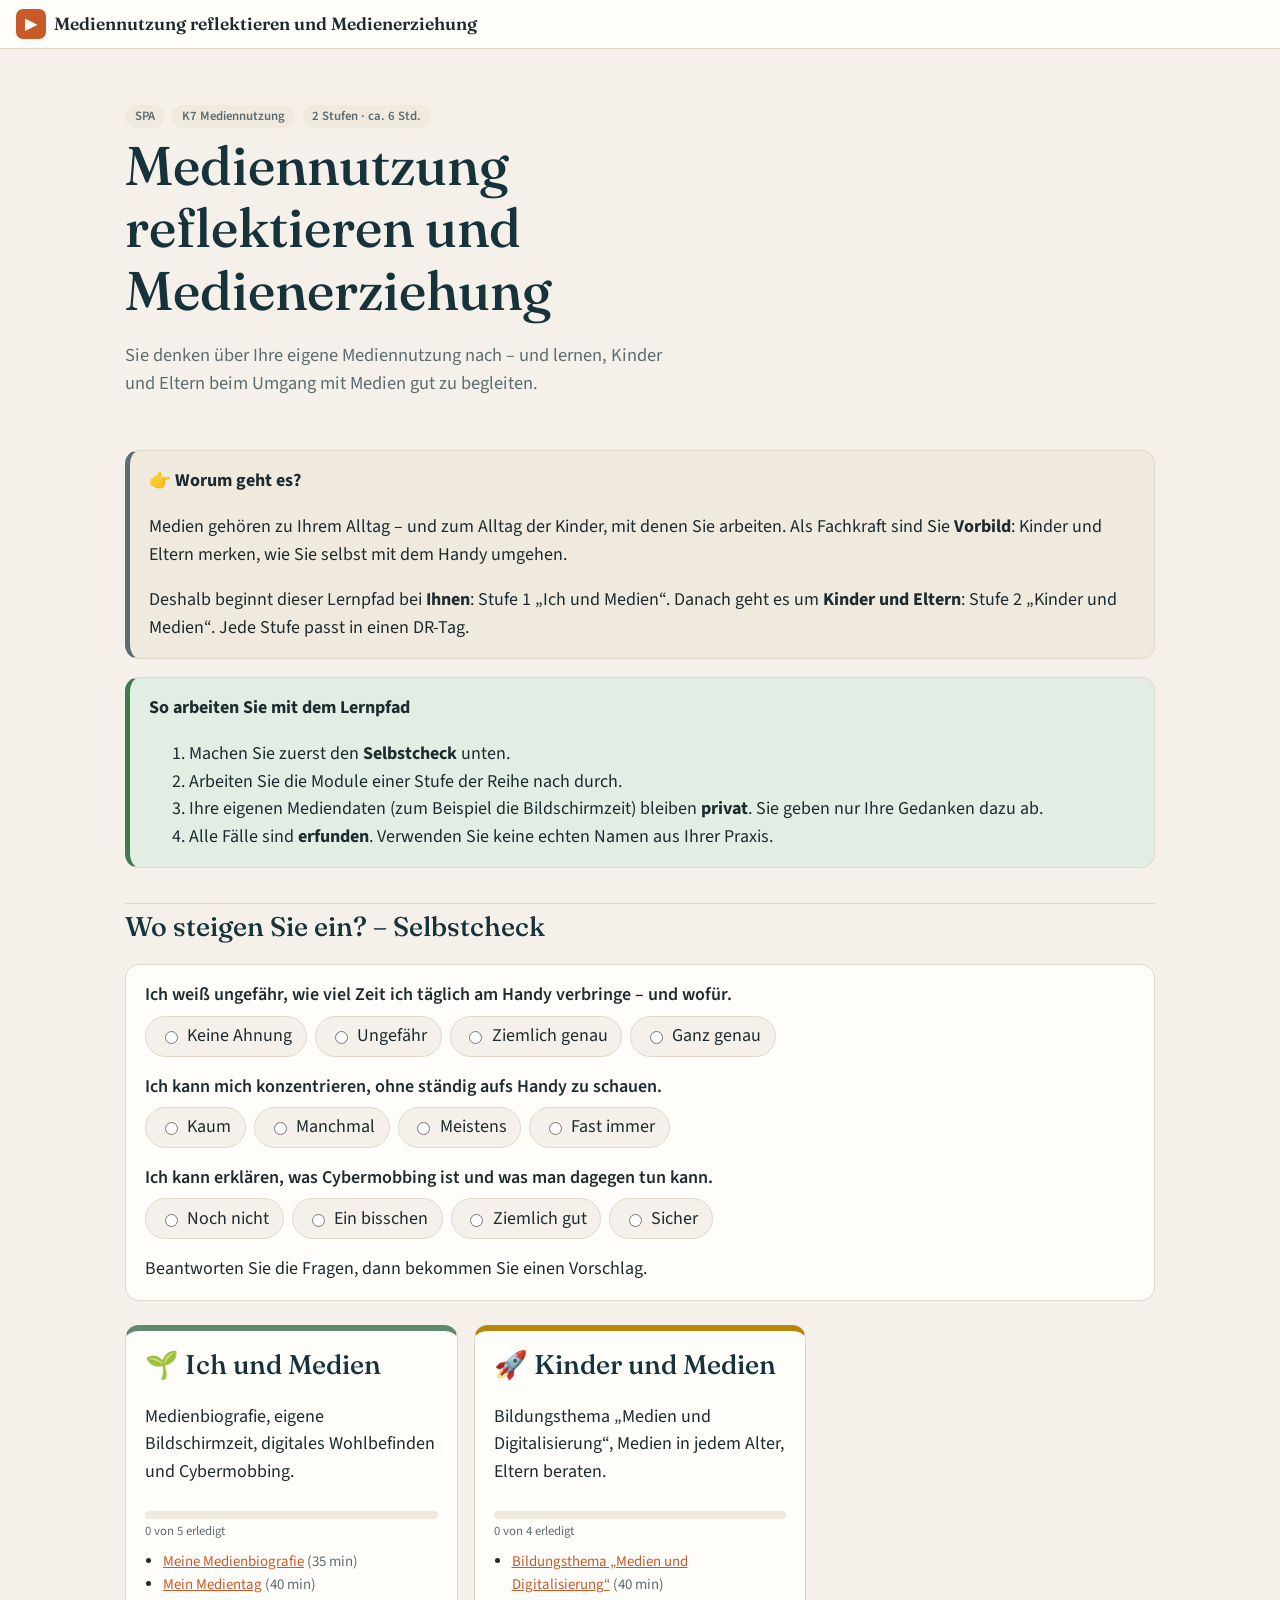
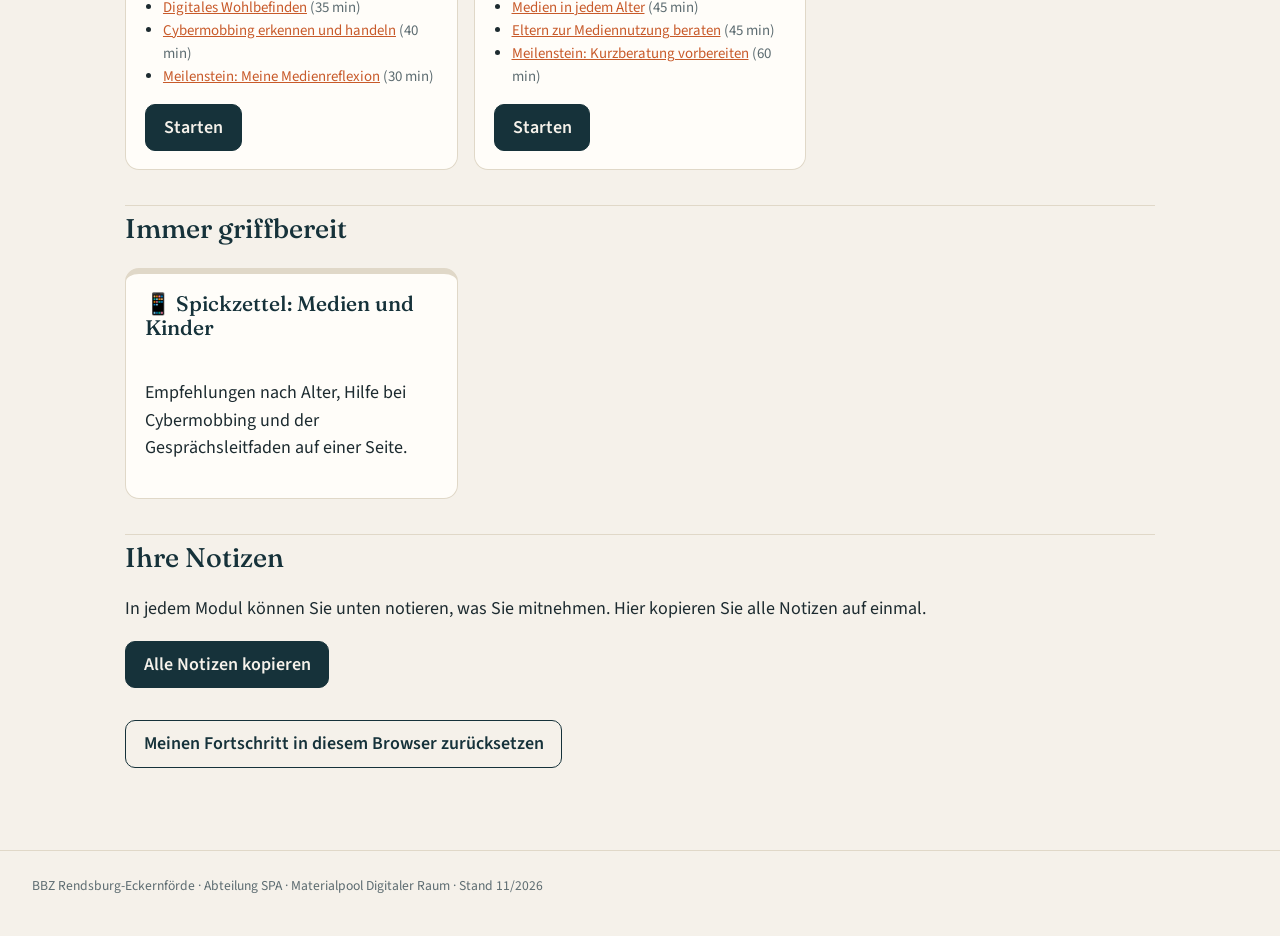
<file: docs/index.html>
<!doctype html>
<html lang="de">
<head>
<meta charset="utf-8">
<meta name="viewport" content="width=device-width, initial-scale=1">
<title>Übersicht – Mediennutzung reflektieren und Medienerziehung</title>
<link rel="stylesheet" href="assets/css/style.css">
<link rel="stylesheet" href="assets/css/kurs.css">
<script src="assets/js/kurs.js"></script>
<script src="assets/js/medien.js" defer></script>
<script src="assets/js/app.js" defer></script>
</head>
<body>
<header id="topbar"></header>
<div class="layout wide">

<main>
<section class="hero"><div class="badges"><span class="badge">SPA</span><span class="badge">K7 Mediennutzung</span><span class="badge">2 Stufen · ca. 6 Std.</span></div><h1>Mediennutzung reflektieren und Medienerziehung</h1><p class="lead">Sie denken über Ihre eigene Mediennutzung nach – und lernen, Kinder und Eltern beim Umgang mit Medien gut zu begleiten.</p></section><div class="box note"><div class="box-title">👉 Worum geht es?</div><p>Medien gehören zu Ihrem Alltag – und zum Alltag der Kinder, mit denen Sie arbeiten. Als Fachkraft sind Sie <strong>Vorbild</strong>: Kinder und Eltern merken, wie Sie selbst mit dem Handy umgehen.</p>
<p>Deshalb beginnt dieser Lernpfad bei <strong>Ihnen</strong>: Stufe 1 „Ich und Medien“. Danach geht es um <strong>Kinder und Eltern</strong>: Stufe 2 „Kinder und Medien“. Jede Stufe passt in einen DR-Tag.</p>
</div><div class="box tip"><div class="box-title">So arbeiten Sie mit dem Lernpfad</div><ol>
<li>Machen Sie zuerst den <strong>Selbstcheck</strong> unten.</li>
<li>Arbeiten Sie die Module einer Stufe der Reihe nach durch.</li>
<li>Ihre eigenen Mediendaten (zum Beispiel die Bildschirmzeit) bleiben <strong>privat</strong>. Sie geben nur Ihre Gedanken dazu ab.</li>
<li>Alle Fälle sind <strong>erfunden</strong>. Verwenden Sie keine echten Namen aus Ihrer Praxis.</li>
</ol>
</div><h2>Wo steigen Sie ein? – Selbstcheck</h2><div class="box selfcheck" id="selfcheck"><div class="scq"><p>Ich weiß ungefähr, wie viel Zeit ich täglich am Handy verbringe – und wofür.</p><div class="opts"><label><input type="radio" name="q1" value="0">Keine Ahnung</label><label><input type="radio" name="q1" value="1">Ungefähr</label><label><input type="radio" name="q1" value="2">Ziemlich genau</label><label><input type="radio" name="q1" value="3">Ganz genau</label></div></div><div class="scq"><p>Ich kann mich konzentrieren, ohne ständig aufs Handy zu schauen.</p><div class="opts"><label><input type="radio" name="q2" value="0">Kaum</label><label><input type="radio" name="q2" value="1">Manchmal</label><label><input type="radio" name="q2" value="2">Meistens</label><label><input type="radio" name="q2" value="3">Fast immer</label></div></div><div class="scq"><p>Ich kann erklären, was Cybermobbing ist und was man dagegen tun kann.</p><div class="opts"><label><input type="radio" name="q3" value="0">Noch nicht</label><label><input type="radio" name="q3" value="1">Ein bisschen</label><label><input type="radio" name="q3" value="2">Ziemlich gut</label><label><input type="radio" name="q3" value="3">Sicher</label></div></div><p id="suggest" aria-live="polite">Beantworten Sie die Fragen, dann bekommen Sie einen Vorschlag.</p></div><div class="levels"><div class="level-card ich-und-medien"><h2>🌱 Ich und Medien</h2><p>Medienbiografie, eigene Bildschirmzeit, digitales Wohlbefinden und Cybermobbing.</p><div data-progress="ich-und-medien"></div><ul data-modlist="ich-und-medien"></ul><a class="btn" href="i1-meine-medienbiografie.html">Starten</a></div><div class="level-card kinder-und-medien"><h2>🚀 Kinder und Medien</h2><p>Bildungsthema „Medien und Digitalisierung“, Medien in jedem Alter, Eltern beraten.</p><div data-progress="kinder-und-medien"></div><ul data-modlist="kinder-und-medien"></ul><a class="btn" href="k1-bildungsthema-medien-und-digitalisierung.html">Starten</a></div></div><h2>Immer griffbereit</h2><div class="levels"><a class="level-card" href="spickzettel.html" style="text-decoration:none;color:inherit"><h3 style="margin-top:0">📱 Spickzettel: Medien und Kinder</h3><p>Empfehlungen nach Alter, Hilfe bei Cybermobbing und der Gesprächsleitfaden auf einer Seite.</p></a></div><h2>Ihre Notizen</h2><p>In jedem Modul können Sie unten notieren, was Sie mitnehmen. Hier kopieren Sie alle Notizen auf einmal.</p><p><button class="btn" id="copy-notes" type="button">Alle Notizen kopieren</button> <span id="copy-notes-msg" style="color:var(--ok);font-weight:600"></span></p><p style="margin-top:2rem"><button class="btn secondary" id="reset-progress" type="button">Meinen Fortschritt in diesem Browser zurücksetzen</button></p>
</main>
</div>
<footer class="site">BBZ Rendsburg-Eckernförde · Abteilung SPA · Materialpool Digitaler Raum · Stand 11/2026</footer>
</body>
</html>
</file>
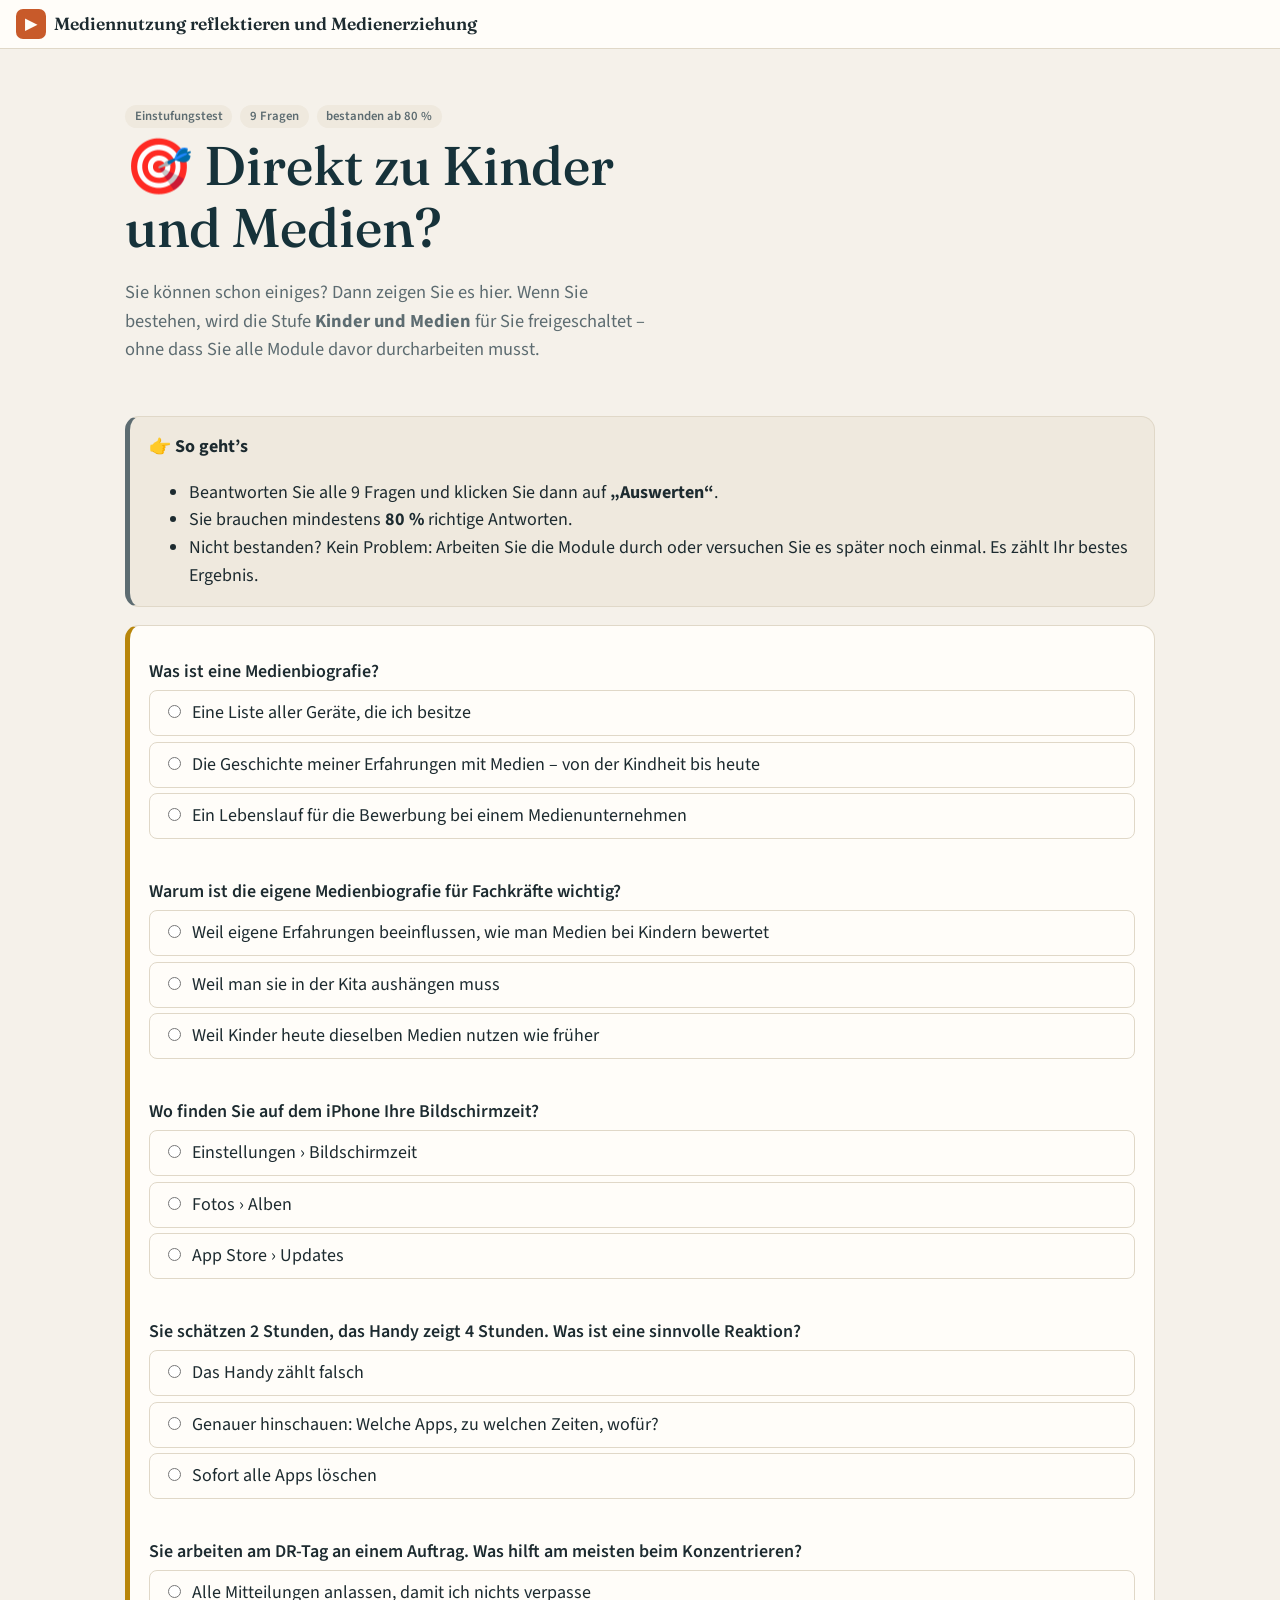
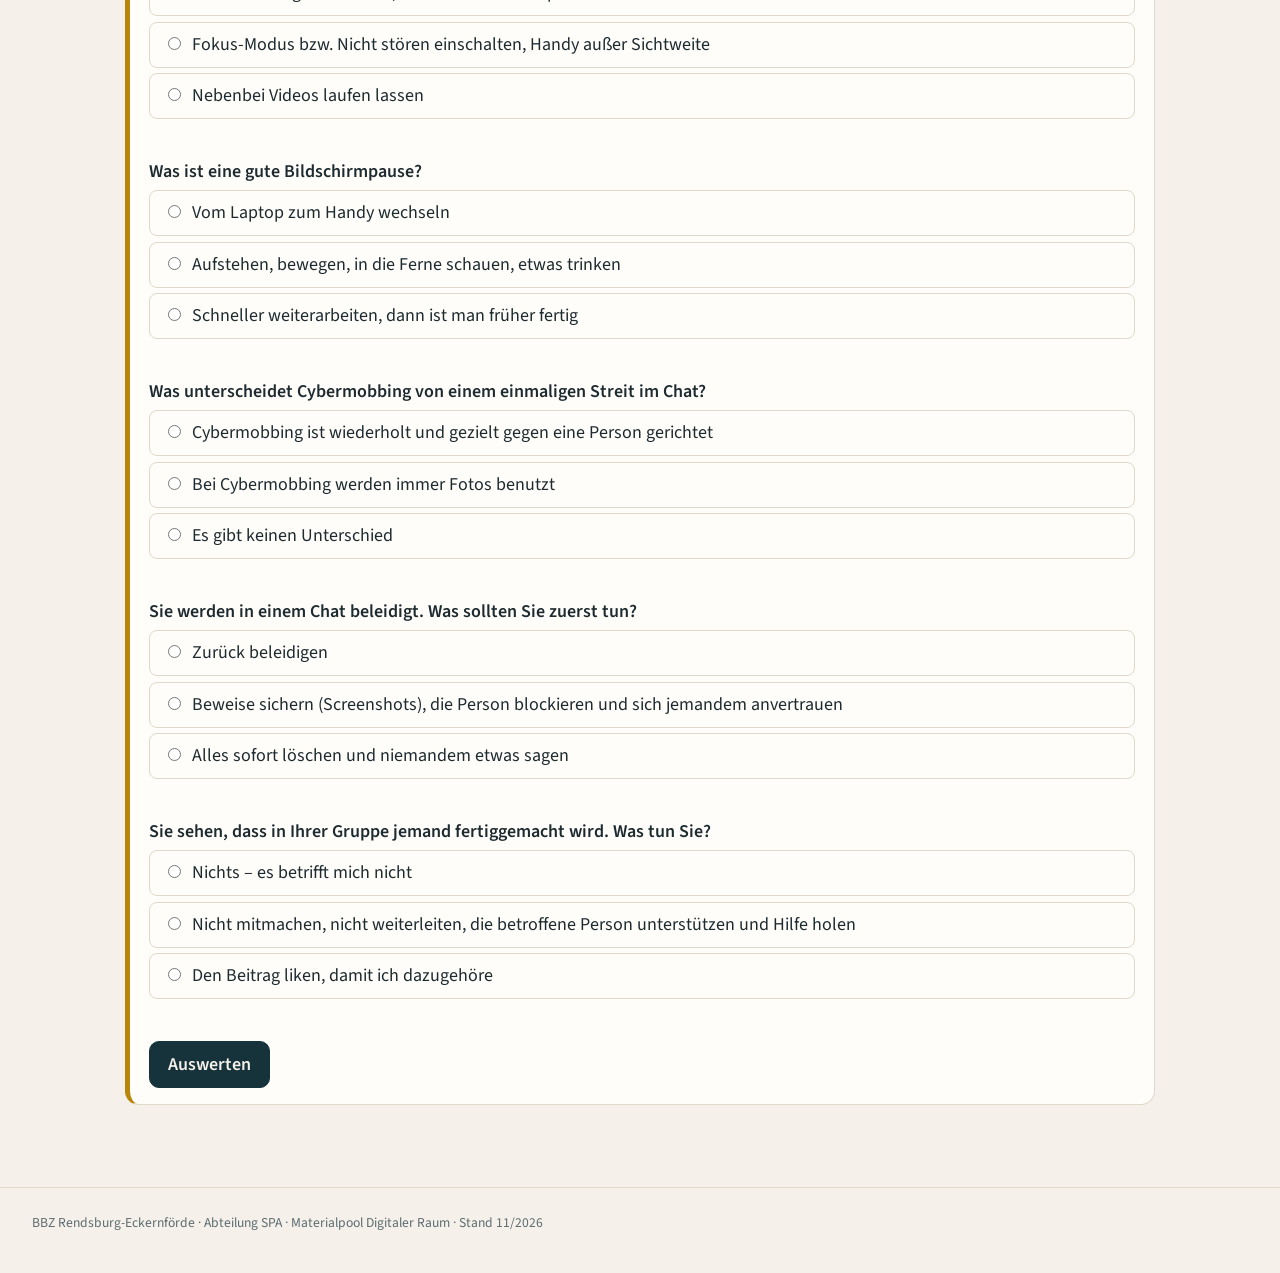
<file: docs/einstufung-kinder-und-medien.html>
<!doctype html>
<html lang="de">
<head>
<meta charset="utf-8">
<meta name="viewport" content="width=device-width, initial-scale=1">
<title>Einstufungstest: direkt zu Kinder und Medien – Mediennutzung reflektieren und Medienerziehung</title>
<link rel="stylesheet" href="assets/css/style.css">
<link rel="stylesheet" href="assets/css/kurs.css">
<script src="assets/js/kurs.js"></script>
<script src="assets/js/medien.js" defer></script>
<script src="assets/js/app.js" defer></script>
</head>
<body data-page="test" data-bestehen="80" data-stufe="Kinder und Medien">
<header id="topbar"></header>
<div class="layout wide">

<main>
<section class="hero"><div class="badges"><span class="badge">Einstufungstest</span><span class="badge">9 Fragen</span><span class="badge">bestanden ab 80 %</span></div>
<h1>🎯 Direkt zu Kinder und Medien?</h1>
<p class="lead">Sie können schon einiges? Dann zeigen Sie es hier. Wenn Sie bestehen, wird die Stufe <strong>Kinder und Medien</strong> für Sie freigeschaltet – ohne dass Sie alle Module davor durcharbeiten musst.</p></section>
<div class="box note"><div class="box-title">👉 So geht’s</div><ul><li>Beantworten Sie alle 9 Fragen und klicken Sie dann auf <strong>„Auswerten“</strong>.</li>
<li>Sie brauchen mindestens <strong>80 %</strong> richtige Antworten.</li><li>Nicht bestanden? Kein Problem: Arbeiten Sie die Module durch oder versuchen Sie es später noch einmal. Es zählt Ihr bestes Ergebnis.</li></ul></div>
<div id="test-best" aria-live="polite"></div>
<form id="test" class="box quiz"><div class="tq" data-right="2" data-quelle="I1 · Meine Medienbiografie"><p class="q">Was ist eine Medienbiografie?</p><ol><li>Eine Liste aller Geräte, die ich besitze</li><li>Die Geschichte meiner Erfahrungen mit Medien – von der Kindheit bis heute</li><li>Ein Lebenslauf für die Bewerbung bei einem Medienunternehmen</li></ol><p class="fb" data-ok="Genau. Es geht um Ihre Erlebnisse mit Medien und wie sie Sie geprägt haben." data-no="Eine Medienbiografie erzählt Ihre Geschichte mit Medien – nicht nur, welche Geräte Sie haben."></p></div>
<div class="tq" data-right="1" data-quelle="I1 · Meine Medienbiografie"><p class="q">Warum ist die eigene Medienbiografie für Fachkräfte wichtig?</p><ol><li>Weil eigene Erfahrungen beeinflussen, wie man Medien bei Kindern bewertet</li><li>Weil man sie in der Kita aushängen muss</li><li>Weil Kinder heute dieselben Medien nutzen wie früher</li></ol><p class="fb" data-ok="Richtig. Wer seine eigene Prägung kennt, urteilt über die Mediennutzung von Kindern und Eltern fairer." data-no="Es geht um die eigene Haltung: Unsere Erfahrungen prägen, wie wir Medien bei Kindern sehen."></p></div>
<div class="tq" data-right="1" data-quelle="I2 · Mein Medientag"><p class="q">Wo finden Sie auf dem iPhone Ihre Bildschirmzeit?</p><ol><li>Einstellungen › Bildschirmzeit</li><li>Fotos › Alben</li><li>App Store › Updates</li></ol><p class="fb" data-ok="Richtig. Unter Einstellungen › Bildschirmzeit sehen Sie die Nutzung pro Tag und Woche." data-no="Die Bildschirmzeit steht in den Einstellungen – unter „Bildschirmzeit“."></p></div>
<div class="tq" data-right="2" data-quelle="I2 · Mein Medientag"><p class="q">Sie schätzen 2 Stunden, das Handy zeigt 4 Stunden. Was ist eine sinnvolle Reaktion?</p><ol><li>Das Handy zählt falsch</li><li>Genauer hinschauen: Welche Apps, zu welchen Zeiten, wofür?</li><li>Sofort alle Apps löschen</li></ol><p class="fb" data-ok="Genau. Der Unterschied ist ein Anlass zum Nachdenken – nicht zum Schämen." data-no="Die Zahlen sind ein guter Anlass, genauer hinzuschauen: Wofür nutze ich das Handy wann?"></p></div>
<div class="tq" data-right="2" data-quelle="I3 · Digitales Wohlbefinden"><p class="q">Sie arbeiten am DR-Tag an einem Auftrag. Was hilft am meisten beim Konzentrieren?</p><ol><li>Alle Mitteilungen anlassen, damit ich nichts verpasse</li><li>Fokus-Modus bzw. Nicht stören einschalten, Handy außer Sichtweite</li><li>Nebenbei Videos laufen lassen</li></ol><p class="fb" data-ok="Richtig. Jede Mitteilung reißt Sie aus der Aufgabe – auch wenn Sie sie nur kurz ansehen." data-no="Jede Unterbrechung kostet Konzentration. Besser: Mitteilungen aus, Handy weg."></p></div>
<div class="tq" data-right="2" data-quelle="I3 · Digitales Wohlbefinden"><p class="q">Was ist eine gute Bildschirmpause?</p><ol><li>Vom Laptop zum Handy wechseln</li><li>Aufstehen, bewegen, in die Ferne schauen, etwas trinken</li><li>Schneller weiterarbeiten, dann ist man früher fertig</li></ol><p class="fb" data-ok="Genau. Eine echte Pause ist eine Pause vom Bildschirm." data-no="Vom einen Bildschirm zum anderen zu wechseln ist keine Pause. Bewegen Sie sich und schauen Sie weg vom Bildschirm."></p></div>
<div class="tq" data-right="1" data-quelle="I4 · Cybermobbing erkennen und handeln"><p class="q">Was unterscheidet Cybermobbing von einem einmaligen Streit im Chat?</p><ol><li>Cybermobbing ist wiederholt und gezielt gegen eine Person gerichtet</li><li>Bei Cybermobbing werden immer Fotos benutzt</li><li>Es gibt keinen Unterschied</li></ol><p class="fb" data-ok="Richtig. Cybermobbing dauert an, ist gezielt – und die betroffene Person kann sich schwer wehren." data-no="Entscheidend ist: Cybermobbing ist wiederholt und gezielt. Fotos können dabei sein, müssen aber nicht."></p></div>
<div class="tq" data-right="2" data-quelle="I4 · Cybermobbing erkennen und handeln"><p class="q">Sie werden in einem Chat beleidigt. Was sollten Sie zuerst tun?</p><ol><li>Zurück beleidigen</li><li>Beweise sichern (Screenshots), die Person blockieren und sich jemandem anvertrauen</li><li>Alles sofort löschen und niemandem etwas sagen</li></ol><p class="fb" data-ok="Genau. Beweise sichern, blockieren, Hilfe holen." data-no="Zurückschlagen verschlimmert es, und gelöschte Nachrichten fehlen später als Beweis. Sichern, blockieren, Hilfe holen."></p></div>
<div class="tq" data-right="2" data-quelle="I4 · Cybermobbing erkennen und handeln"><p class="q">Sie sehen, dass in Ihrer Gruppe jemand fertiggemacht wird. Was tun Sie?</p><ol><li>Nichts – es betrifft mich nicht</li><li>Nicht mitmachen, nicht weiterleiten, die betroffene Person unterstützen und Hilfe holen</li><li>Den Beitrag liken, damit ich dazugehöre</li></ol><p class="fb" data-ok="Richtig. Zeug:innen können viel bewirken – schon dadurch, dass sie nicht mitmachen." data-no="Zuschauen und Weiterleiten verstärken Mobbing. Unterstützen Sie die betroffene Person und holen Sie Hilfe."></p></div>
<p style="margin:1.2rem 0 0"><button class="btn" type="submit">Auswerten</button></p></form>
<div id="test-result" aria-live="polite"></div>
</main>
</div>
<footer class="site">BBZ Rendsburg-Eckernförde · Abteilung SPA · Materialpool Digitaler Raum · Stand 11/2026</footer>
</body>
</html>
</file>
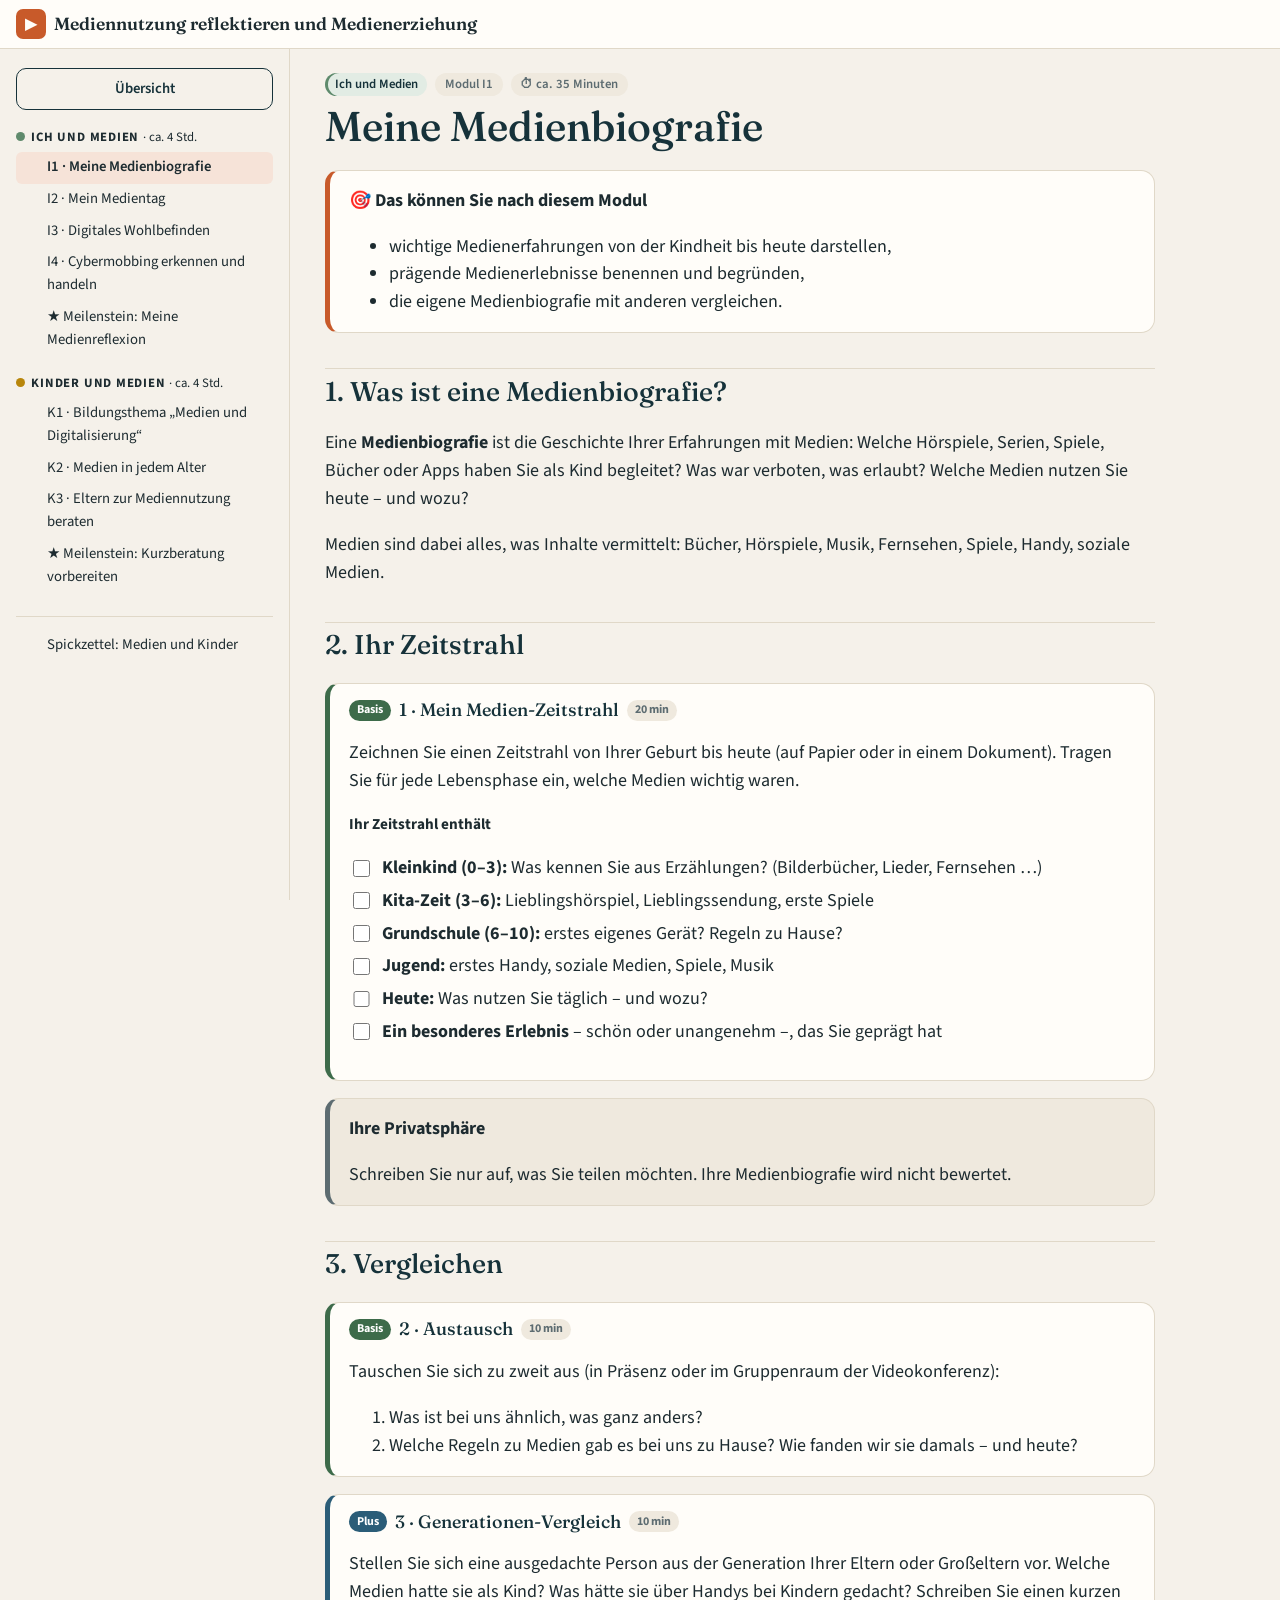
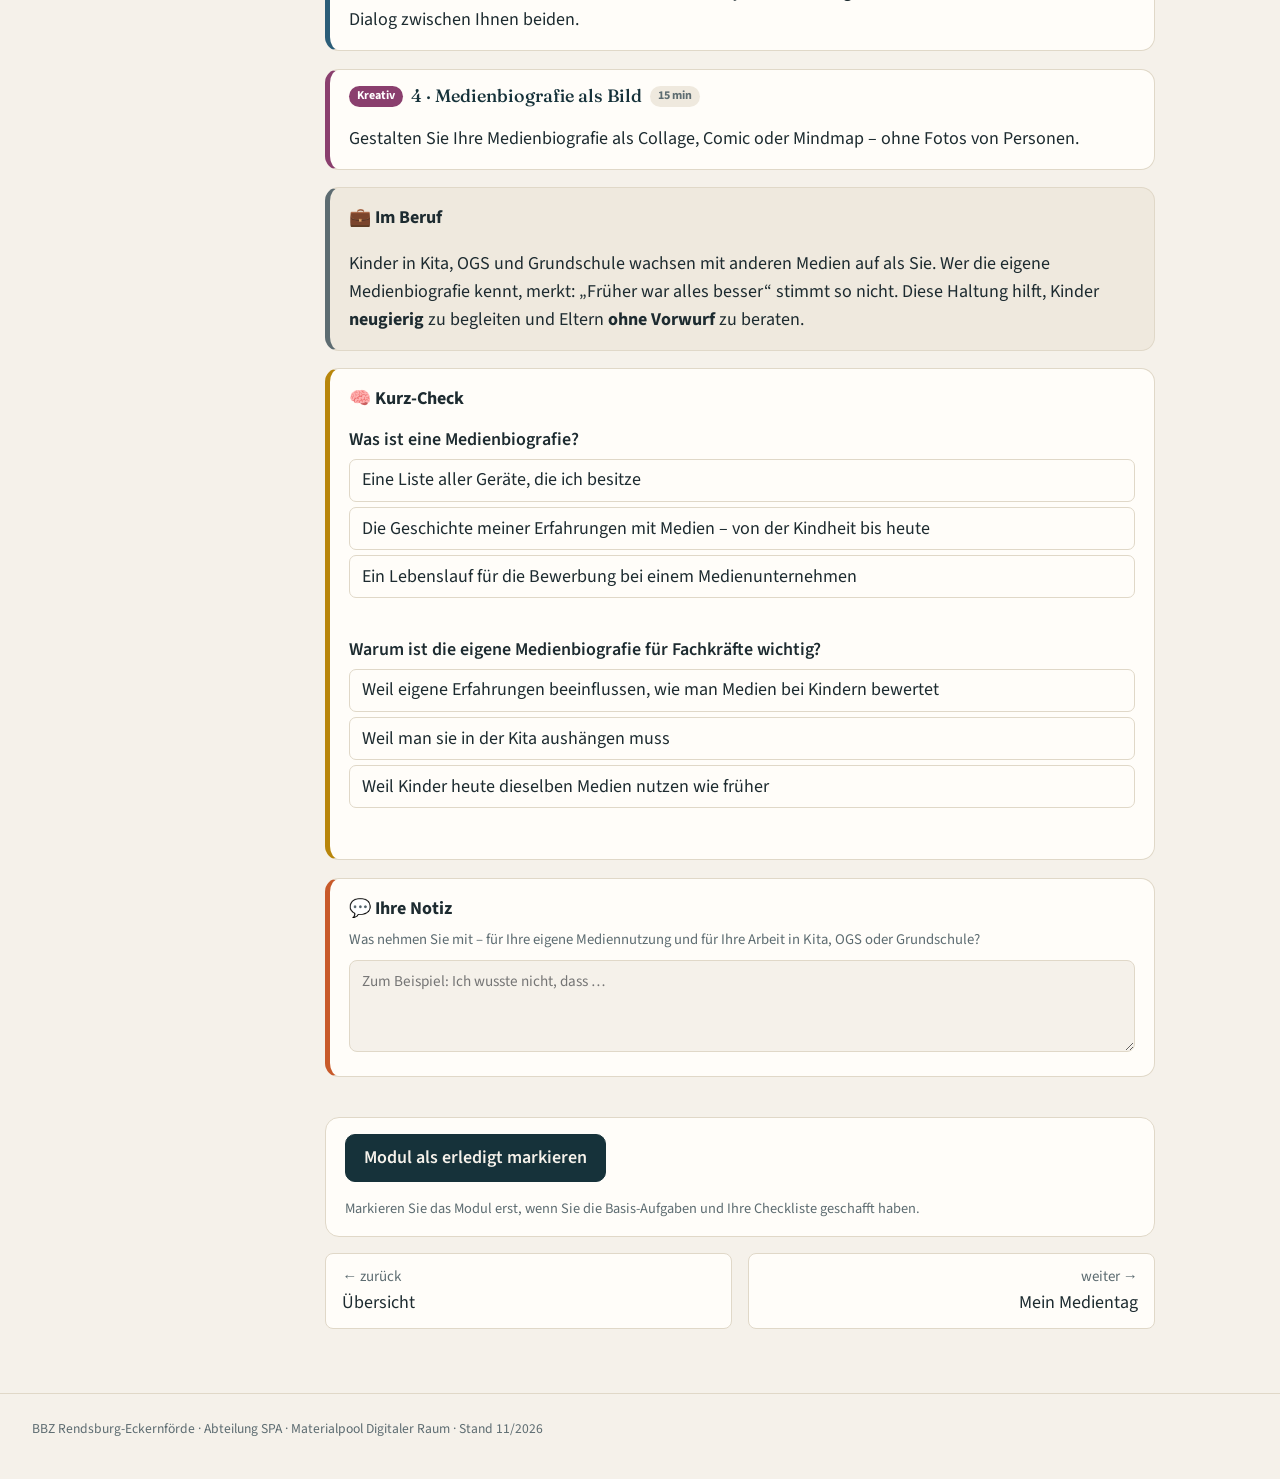
<file: docs/i1-meine-medienbiografie.html>
<!doctype html>
<html lang="de">
<head>
<meta charset="utf-8">
<meta name="viewport" content="width=device-width, initial-scale=1">
<title>Meine Medienbiografie – Mediennutzung reflektieren und Medienerziehung</title>
<link rel="stylesheet" href="assets/css/style.css">
<link rel="stylesheet" href="assets/css/kurs.css">
<script src="assets/js/kurs.js"></script>
<script src="assets/js/medien.js" defer></script>
<script src="assets/js/app.js" defer></script>
</head>
<body data-module="i1">
<header id="topbar"></header>
<div class="layout">
<nav id="sidebar" aria-label="Lernpfad"></nav>
<main>
<div class="box goals"><div class="box-title">🎯 Das können Sie nach diesem Modul</div><ul><li>wichtige Medienerfahrungen von der Kindheit bis heute darstellen,</li><li>prägende Medienerlebnisse benennen und begründen,</li><li>die eigene Medienbiografie mit anderen vergleichen.</li></ul></div><h2>1. Was ist eine Medienbiografie?</h2>
<p>Eine <strong>Medienbiografie</strong> ist die Geschichte Ihrer Erfahrungen mit Medien: Welche Hörspiele, Serien, Spiele, Bücher oder Apps haben Sie als Kind begleitet? Was war verboten, was erlaubt? Welche Medien nutzen Sie heute – und wozu?</p>
<p>Medien sind dabei alles, was Inhalte vermittelt: Bücher, Hörspiele, Musik, Fernsehen, Spiele, Handy, soziale Medien.</p>
<h2>2. Ihr Zeitstrahl</h2>
<div class="box task basis"><div class="task-head"><span class="lvl basis">Basis</span><h3>1 · Mein Medien-Zeitstrahl</h3><span class="lvl time">20 min</span></div><p>Zeichnen Sie einen Zeitstrahl von Ihrer Geburt bis heute (auf Papier oder in einem Dokument). Tragen Sie für jede Lebensphase ein, welche Medien wichtig waren.</p>
<div class="checkliste"><div class="check-title">Ihr Zeitstrahl enthält</div><ul class="check">
<li><strong>Kleinkind (0–3):</strong> Was kennen Sie aus Erzählungen? (Bilderbücher, Lieder, Fernsehen …)</li>
<li><strong>Kita-Zeit (3–6):</strong> Lieblingshörspiel, Lieblingssendung, erste Spiele</li>
<li><strong>Grundschule (6–10):</strong> erstes eigenes Gerät? Regeln zu Hause?</li>
<li><strong>Jugend:</strong> erstes Handy, soziale Medien, Spiele, Musik</li>
<li><strong>Heute:</strong> Was nutzen Sie täglich – und wozu?</li>
<li><strong>Ein besonderes Erlebnis</strong> – schön oder unangenehm –, das Sie geprägt hat</li>
</ul>
</div></div><div class="box note"><div class="box-title">Ihre Privatsphäre</div><p>Schreiben Sie nur auf, was Sie teilen möchten. Ihre Medienbiografie wird nicht bewertet.</p>
</div><h2>3. Vergleichen</h2>
<div class="box task basis"><div class="task-head"><span class="lvl basis">Basis</span><h3>2 · Austausch</h3><span class="lvl time">10 min</span></div><p>Tauschen Sie sich zu zweit aus (in Präsenz oder im Gruppenraum der Videokonferenz):</p>
<ol>
<li>Was ist bei uns ähnlich, was ganz anders?</li>
<li>Welche Regeln zu Medien gab es bei uns zu Hause? Wie fanden wir sie damals – und heute?</li>
</ol>
</div><div class="box task plus"><div class="task-head"><span class="lvl plus">Plus</span><h3>3 · Generationen-Vergleich</h3><span class="lvl time">10 min</span></div><p>Stellen Sie sich eine ausgedachte Person aus der Generation Ihrer Eltern oder Großeltern vor. Welche Medien hatte sie als Kind? Was hätte sie über Handys bei Kindern gedacht? Schreiben Sie einen kurzen Dialog zwischen Ihnen beiden.</p>
</div><div class="box task kreativ"><div class="task-head"><span class="lvl kreativ">Kreativ</span><h3>4 · Medienbiografie als Bild</h3><span class="lvl time">15 min</span></div><p>Gestalten Sie Ihre Medienbiografie als Collage, Comic oder Mindmap – ohne Fotos von Personen.</p>
</div><div class="box note"><div class="box-title">💼 Im Beruf</div><p>Kinder in Kita, OGS und Grundschule wachsen mit anderen Medien auf als Sie. Wer die eigene Medienbiografie kennt, merkt: „Früher war alles besser“ stimmt so nicht. Diese Haltung hilft, Kinder <strong>neugierig</strong> zu begleiten und Eltern <strong>ohne Vorwurf</strong> zu beraten.</p>
</div><div class="box quiz"><div class="box-title">🧠 Kurz-Check</div><div class="qa" data-right="2"><p class="q">Was ist eine Medienbiografie?</p><ol><li>Eine Liste aller Geräte, die ich besitze</li><li>Die Geschichte meiner Erfahrungen mit Medien – von der Kindheit bis heute</li><li>Ein Lebenslauf für die Bewerbung bei einem Medienunternehmen</li></ol><p class="fb" data-ok="Genau. Es geht um Ihre Erlebnisse mit Medien und wie sie Sie geprägt haben." data-no="Eine Medienbiografie erzählt Ihre Geschichte mit Medien – nicht nur, welche Geräte Sie haben."></p></div><div class="qa" data-right="1"><p class="q">Warum ist die eigene Medienbiografie für Fachkräfte wichtig?</p><ol><li>Weil eigene Erfahrungen beeinflussen, wie man Medien bei Kindern bewertet</li><li>Weil man sie in der Kita aushängen muss</li><li>Weil Kinder heute dieselben Medien nutzen wie früher</li></ol><p class="fb" data-ok="Richtig. Wer seine eigene Prägung kennt, urteilt über die Mediennutzung von Kindern und Eltern fairer." data-no="Es geht um die eigene Haltung: Unsere Erfahrungen prägen, wie wir Medien bei Kindern sehen."></p></div></div>
</main>
</div>
<footer class="site">BBZ Rendsburg-Eckernförde · Abteilung SPA · Materialpool Digitaler Raum · Stand 11/2026</footer>
</body>
</html>
</file>
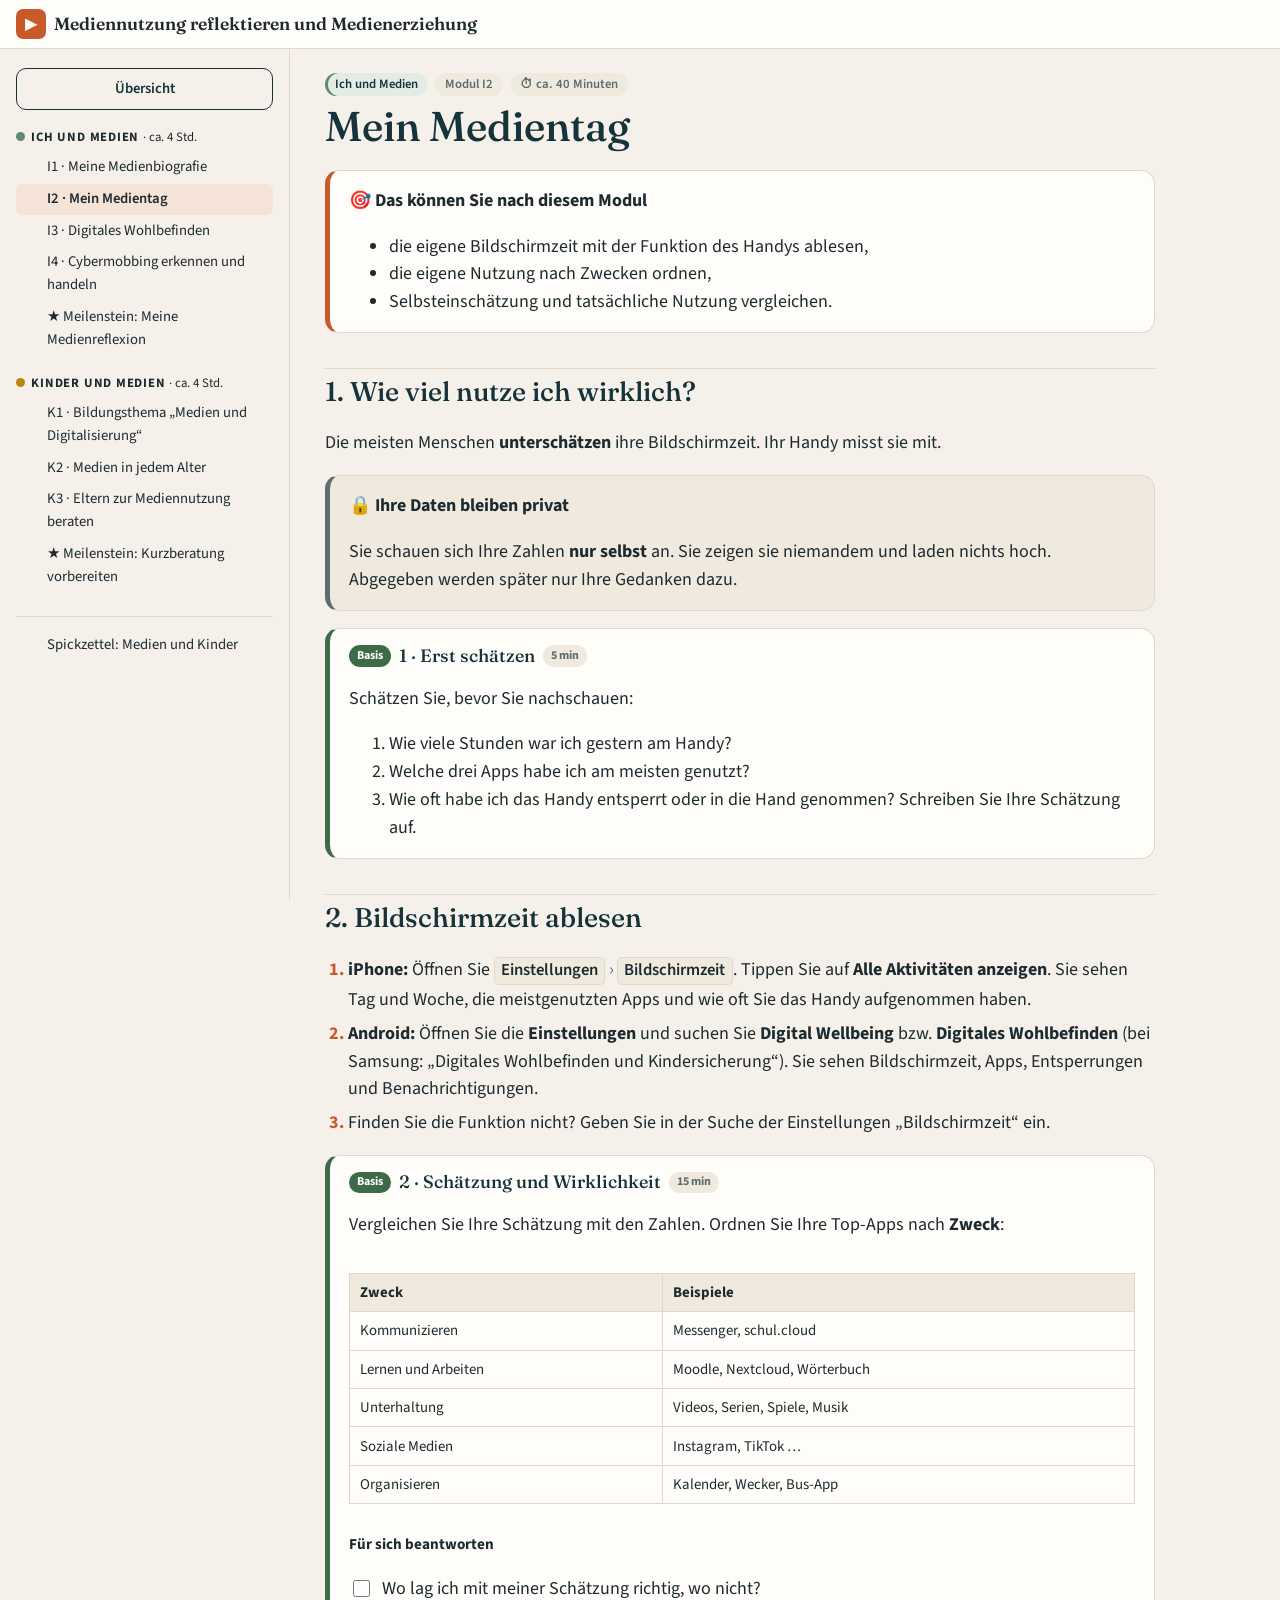
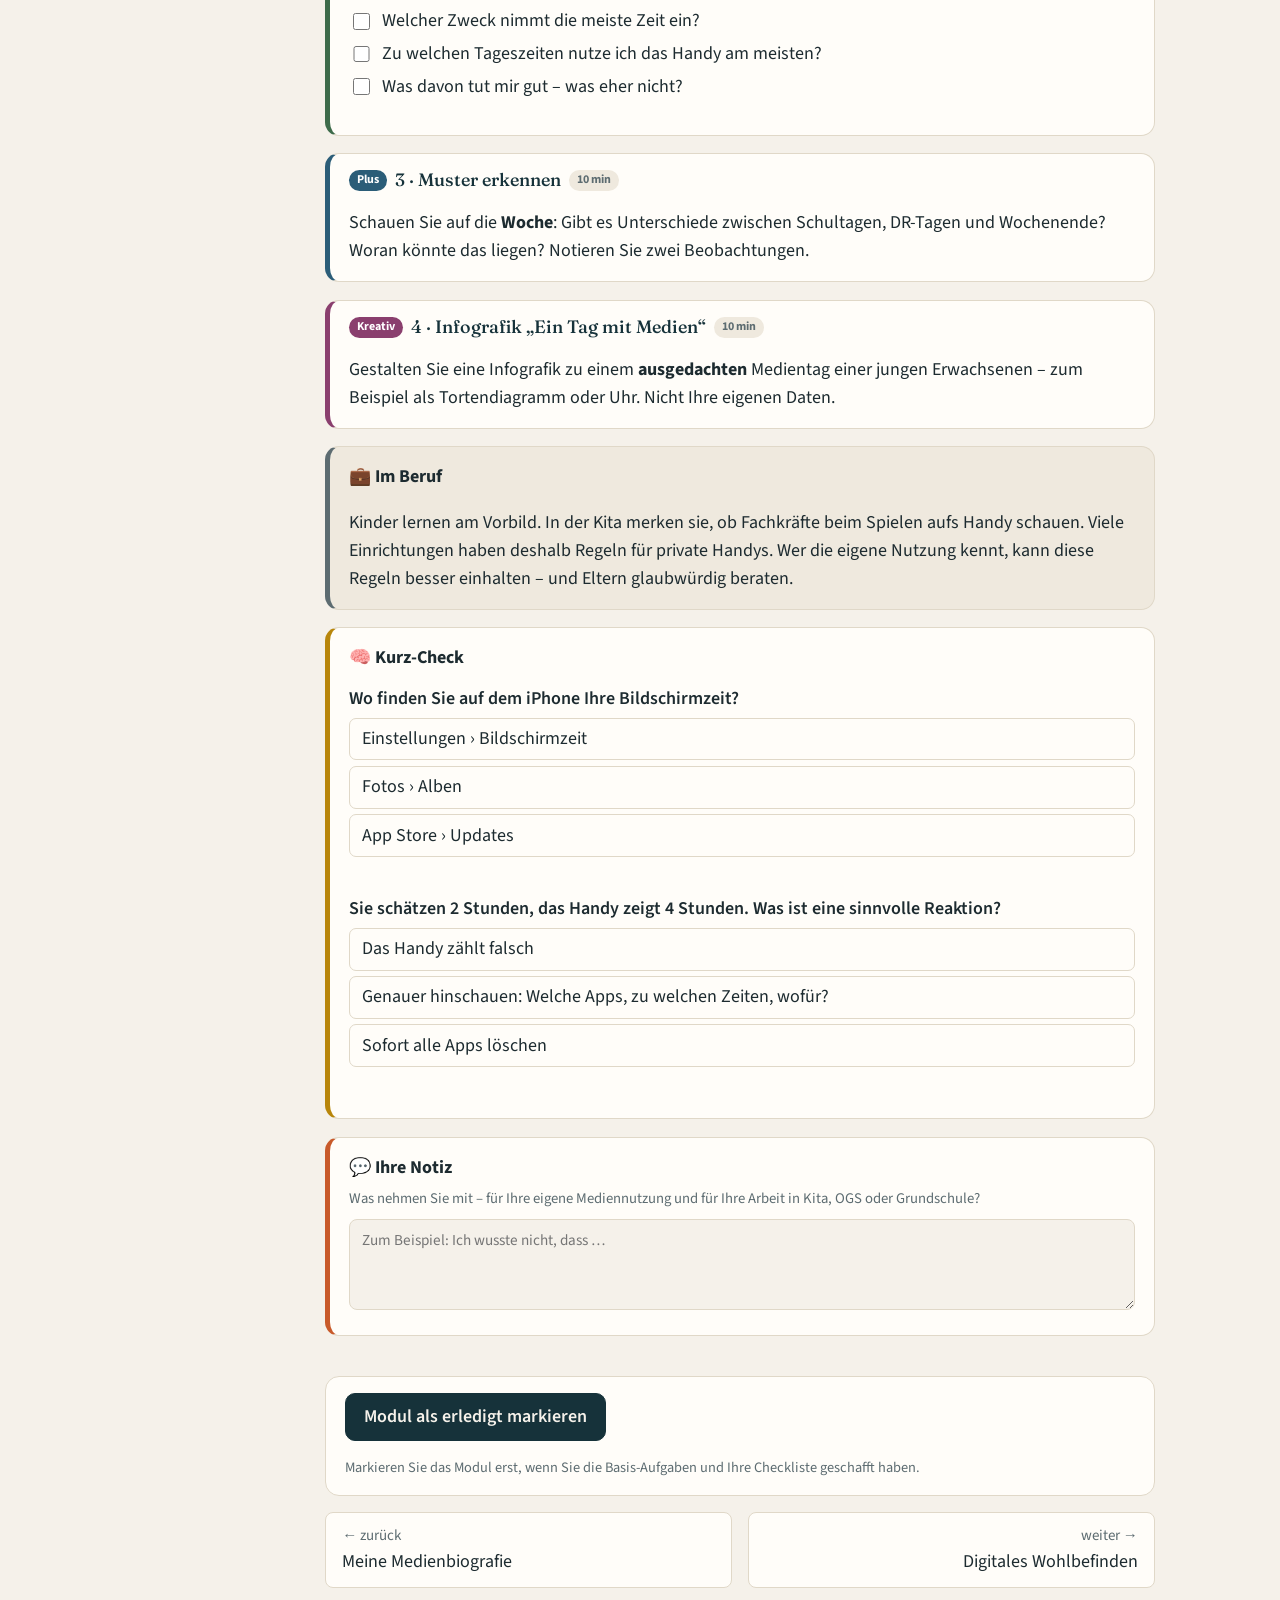
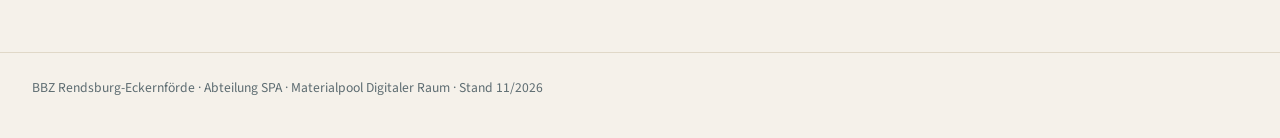
<file: docs/i2-mein-medientag.html>
<!doctype html>
<html lang="de">
<head>
<meta charset="utf-8">
<meta name="viewport" content="width=device-width, initial-scale=1">
<title>Mein Medientag – Mediennutzung reflektieren und Medienerziehung</title>
<link rel="stylesheet" href="assets/css/style.css">
<link rel="stylesheet" href="assets/css/kurs.css">
<script src="assets/js/kurs.js"></script>
<script src="assets/js/medien.js" defer></script>
<script src="assets/js/app.js" defer></script>
</head>
<body data-module="i2">
<header id="topbar"></header>
<div class="layout">
<nav id="sidebar" aria-label="Lernpfad"></nav>
<main>
<div class="box goals"><div class="box-title">🎯 Das können Sie nach diesem Modul</div><ul><li>die eigene Bildschirmzeit mit der Funktion des Handys ablesen,</li><li>die eigene Nutzung nach Zwecken ordnen,</li><li>Selbsteinschätzung und tatsächliche Nutzung vergleichen.</li></ul></div><h2>1. Wie viel nutze ich wirklich?</h2>
<p>Die meisten Menschen <strong>unterschätzen</strong> ihre Bildschirmzeit. Ihr Handy misst sie mit.</p>
<div class="box note"><div class="box-title">🔒 Ihre Daten bleiben privat</div><p>Sie schauen sich Ihre Zahlen <strong>nur selbst</strong> an. Sie zeigen sie niemandem und laden nichts hoch. Abgegeben werden später nur Ihre Gedanken dazu.</p>
</div><div class="box task basis"><div class="task-head"><span class="lvl basis">Basis</span><h3>1 · Erst schätzen</h3><span class="lvl time">5 min</span></div><p>Schätzen Sie, bevor Sie nachschauen:</p>
<ol>
<li>Wie viele Stunden war ich gestern am Handy?</li>
<li>Welche drei Apps habe ich am meisten genutzt?</li>
<li>Wie oft habe ich das Handy entsperrt oder in die Hand genommen?
Schreiben Sie Ihre Schätzung auf.</li>
</ol>
</div><h2>2. Bildschirmzeit ablesen</h2>
<div class="schritte"><ol class="steps">
<li><strong>iPhone:</strong> Öffnen Sie <span class="path">Einstellungen › Bildschirmzeit</span>. Tippen Sie auf <strong>Alle Aktivitäten anzeigen</strong>. Sie sehen Tag und Woche, die meistgenutzten Apps und wie oft Sie das Handy aufgenommen haben.</li>
<li><strong>Android:</strong> Öffnen Sie die <strong>Einstellungen</strong> und suchen Sie <strong>Digital Wellbeing</strong> bzw. <strong>Digitales Wohlbefinden</strong> (bei Samsung: „Digitales Wohlbefinden und Kindersicherung“). Sie sehen Bildschirmzeit, Apps, Entsperrungen und Benachrichtigungen.</li>
<li>Finden Sie die Funktion nicht? Geben Sie in der Suche der Einstellungen „Bildschirmzeit“ ein.</li>
</ol>
</div><div class="box task basis"><div class="task-head"><span class="lvl basis">Basis</span><h3>2 · Schätzung und Wirklichkeit</h3><span class="lvl time">15 min</span></div><p>Vergleichen Sie Ihre Schätzung mit den Zahlen. Ordnen Sie Ihre Top-Apps nach <strong>Zweck</strong>:</p>
<div class="table-wrap"><table>
<thead>
<tr>
<th>Zweck</th>
<th>Beispiele</th>
</tr>
</thead>
<tbody>
<tr>
<td>Kommunizieren</td>
<td>Messenger, schul.cloud</td>
</tr>
<tr>
<td>Lernen und Arbeiten</td>
<td>Moodle, Nextcloud, Wörterbuch</td>
</tr>
<tr>
<td>Unterhaltung</td>
<td>Videos, Serien, Spiele, Musik</td>
</tr>
<tr>
<td>Soziale Medien</td>
<td>Instagram, TikTok …</td>
</tr>
<tr>
<td>Organisieren</td>
<td>Kalender, Wecker, Bus-App</td>
</tr>
</tbody>
</table></div>
<div class="checkliste"><div class="check-title">Für sich beantworten</div><ul class="check">
<li>Wo lag ich mit meiner Schätzung richtig, wo nicht?</li>
<li>Welcher Zweck nimmt die meiste Zeit ein?</li>
<li>Zu welchen Tageszeiten nutze ich das Handy am meisten?</li>
<li>Was davon tut mir gut – was eher nicht?</li>
</ul>
</div></div><div class="box task plus"><div class="task-head"><span class="lvl plus">Plus</span><h3>3 · Muster erkennen</h3><span class="lvl time">10 min</span></div><p>Schauen Sie auf die <strong>Woche</strong>: Gibt es Unterschiede zwischen Schultagen, DR-Tagen und Wochenende? Woran könnte das liegen? Notieren Sie zwei Beobachtungen.</p>
</div><div class="box task kreativ"><div class="task-head"><span class="lvl kreativ">Kreativ</span><h3>4 · Infografik „Ein Tag mit Medien“</h3><span class="lvl time">10 min</span></div><p>Gestalten Sie eine Infografik zu einem <strong>ausgedachten</strong> Medientag einer jungen Erwachsenen – zum Beispiel als Tortendiagramm oder Uhr. Nicht Ihre eigenen Daten.</p>
</div><div class="box note"><div class="box-title">💼 Im Beruf</div><p>Kinder lernen am Vorbild. In der Kita merken sie, ob Fachkräfte beim Spielen aufs Handy schauen. Viele Einrichtungen haben deshalb Regeln für private Handys. Wer die eigene Nutzung kennt, kann diese Regeln besser einhalten – und Eltern glaubwürdig beraten.</p>
</div><div class="box quiz"><div class="box-title">🧠 Kurz-Check</div><div class="qa" data-right="1"><p class="q">Wo finden Sie auf dem iPhone Ihre Bildschirmzeit?</p><ol><li>Einstellungen › Bildschirmzeit</li><li>Fotos › Alben</li><li>App Store › Updates</li></ol><p class="fb" data-ok="Richtig. Unter Einstellungen › Bildschirmzeit sehen Sie die Nutzung pro Tag und Woche." data-no="Die Bildschirmzeit steht in den Einstellungen – unter „Bildschirmzeit“."></p></div><div class="qa" data-right="2"><p class="q">Sie schätzen 2 Stunden, das Handy zeigt 4 Stunden. Was ist eine sinnvolle Reaktion?</p><ol><li>Das Handy zählt falsch</li><li>Genauer hinschauen: Welche Apps, zu welchen Zeiten, wofür?</li><li>Sofort alle Apps löschen</li></ol><p class="fb" data-ok="Genau. Der Unterschied ist ein Anlass zum Nachdenken – nicht zum Schämen." data-no="Die Zahlen sind ein guter Anlass, genauer hinzuschauen: Wofür nutze ich das Handy wann?"></p></div></div>
</main>
</div>
<footer class="site">BBZ Rendsburg-Eckernförde · Abteilung SPA · Materialpool Digitaler Raum · Stand 11/2026</footer>
</body>
</html>
</file>
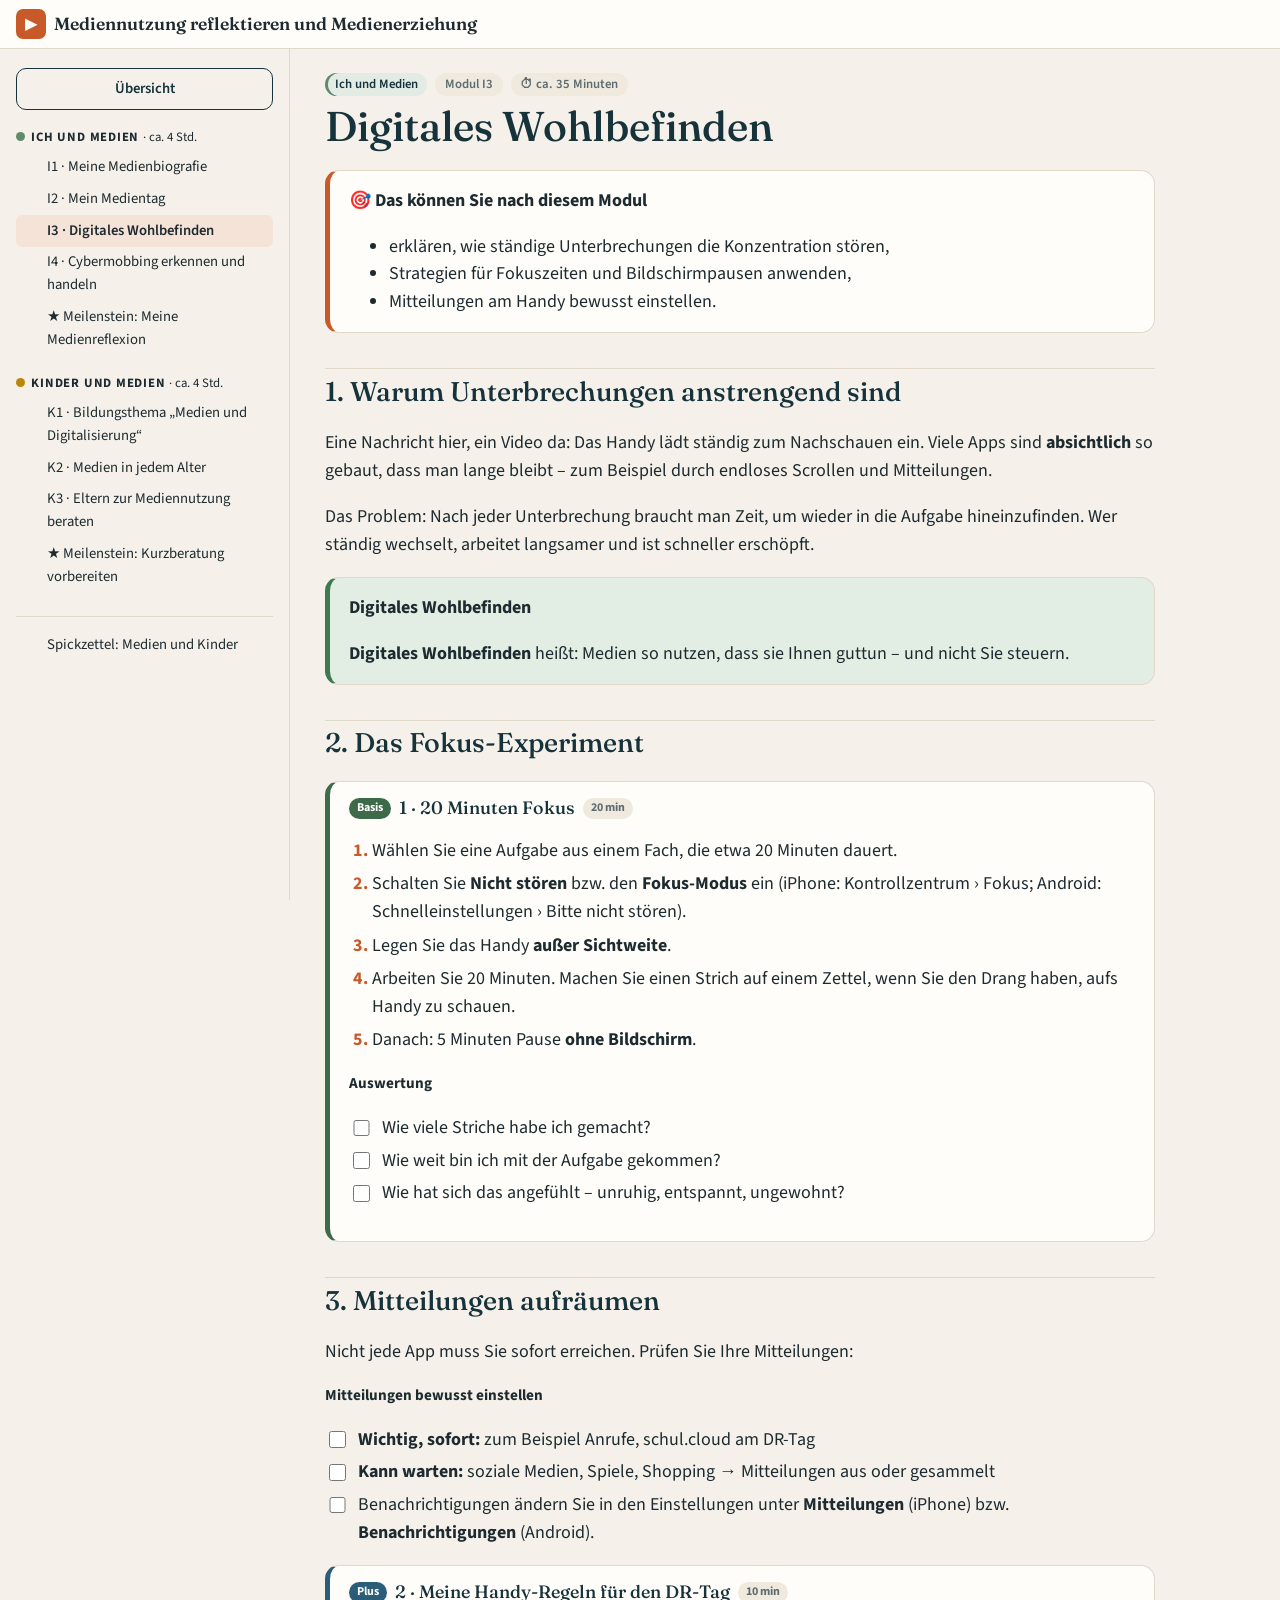
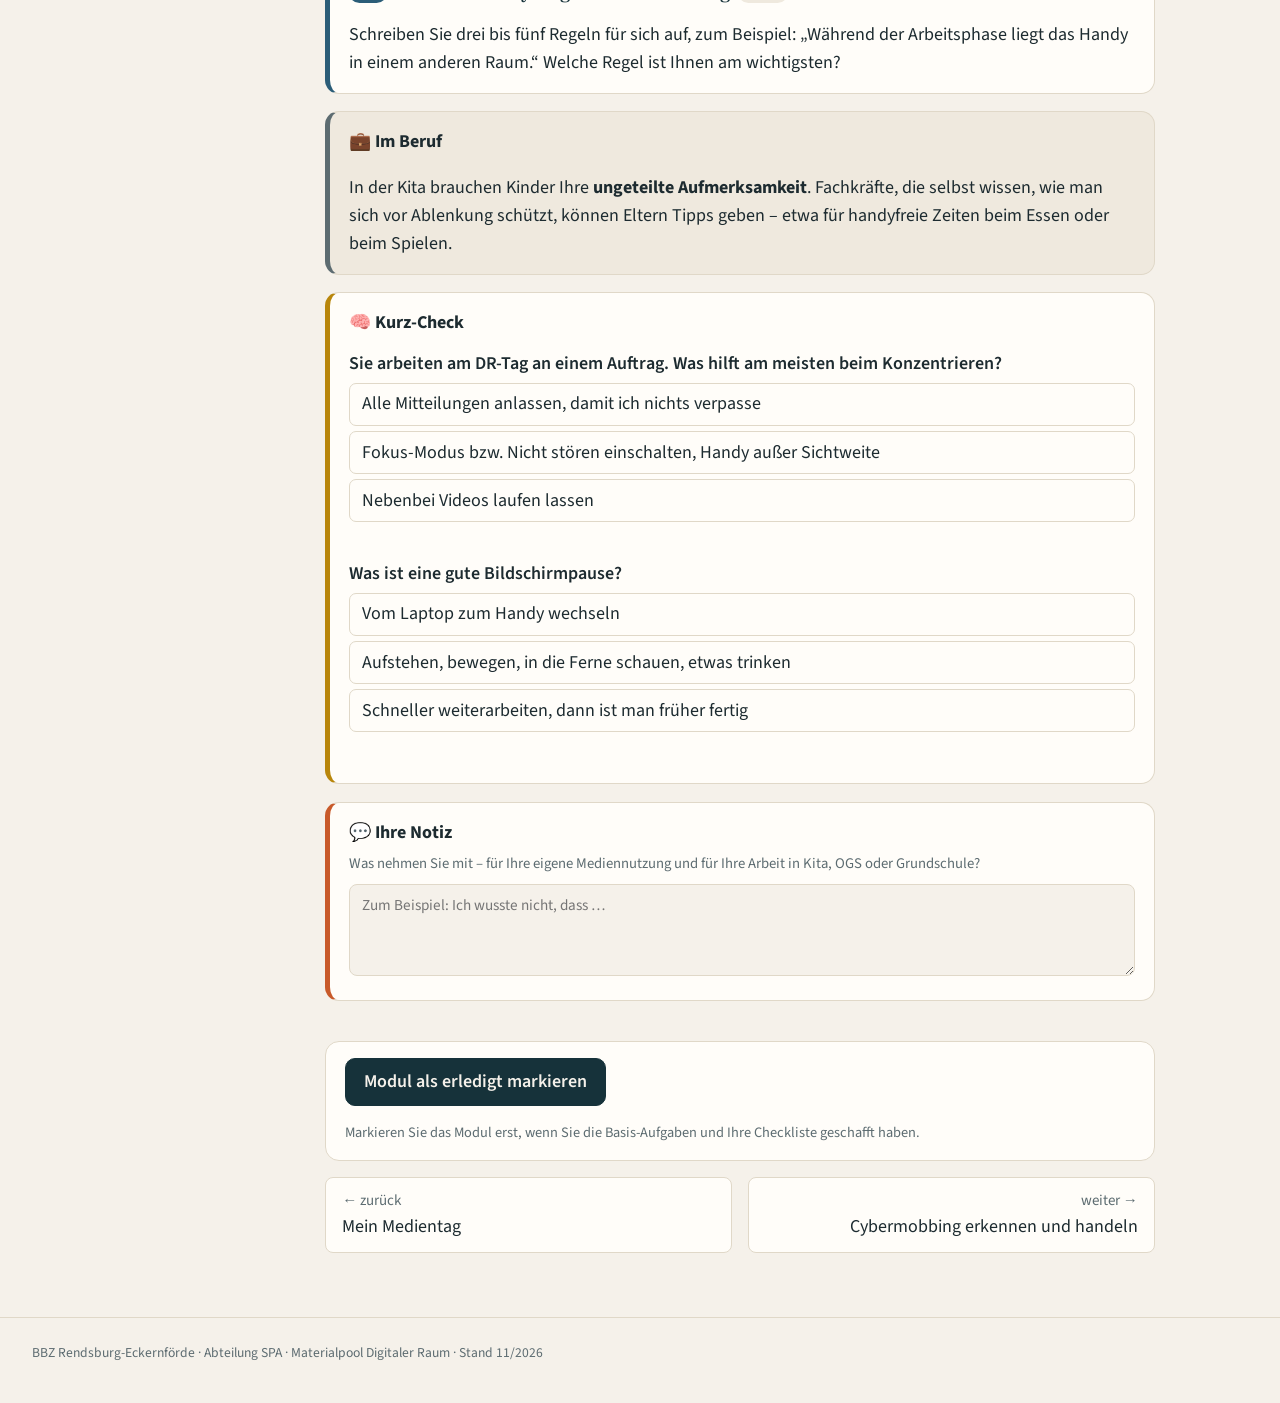
<file: docs/i3-digitales-wohlbefinden.html>
<!doctype html>
<html lang="de">
<head>
<meta charset="utf-8">
<meta name="viewport" content="width=device-width, initial-scale=1">
<title>Digitales Wohlbefinden – Mediennutzung reflektieren und Medienerziehung</title>
<link rel="stylesheet" href="assets/css/style.css">
<link rel="stylesheet" href="assets/css/kurs.css">
<script src="assets/js/kurs.js"></script>
<script src="assets/js/medien.js" defer></script>
<script src="assets/js/app.js" defer></script>
</head>
<body data-module="i3">
<header id="topbar"></header>
<div class="layout">
<nav id="sidebar" aria-label="Lernpfad"></nav>
<main>
<div class="box goals"><div class="box-title">🎯 Das können Sie nach diesem Modul</div><ul><li>erklären, wie ständige Unterbrechungen die Konzentration stören,</li><li>Strategien für Fokuszeiten und Bildschirmpausen anwenden,</li><li>Mitteilungen am Handy bewusst einstellen.</li></ul></div><h2>1. Warum Unterbrechungen anstrengend sind</h2>
<p>Eine Nachricht hier, ein Video da: Das Handy lädt ständig zum Nachschauen ein. Viele Apps sind <strong>absichtlich</strong> so gebaut, dass man lange bleibt – zum Beispiel durch endloses Scrollen und Mitteilungen.</p>
<p>Das Problem: Nach jeder Unterbrechung braucht man Zeit, um wieder in die Aufgabe hineinzufinden. Wer ständig wechselt, arbeitet langsamer und ist schneller erschöpft.</p>
<div class="box tip"><div class="box-title">Digitales Wohlbefinden</div><p><strong>Digitales Wohlbefinden</strong> heißt: Medien so nutzen, dass sie Ihnen guttun – und nicht Sie steuern.</p>
</div><h2>2. Das Fokus-Experiment</h2>
<div class="box task basis"><div class="task-head"><span class="lvl basis">Basis</span><h3>1 · 20 Minuten Fokus</h3><span class="lvl time">20 min</span></div><div class="schritte"><ol class="steps">
<li>Wählen Sie eine Aufgabe aus einem Fach, die etwa 20 Minuten dauert.</li>
<li>Schalten Sie <strong>Nicht stören</strong> bzw. den <strong>Fokus-Modus</strong> ein (iPhone: Kontrollzentrum › Fokus; Android: Schnelleinstellungen › Bitte nicht stören).</li>
<li>Legen Sie das Handy <strong>außer Sichtweite</strong>.</li>
<li>Arbeiten Sie 20 Minuten. Machen Sie einen Strich auf einem Zettel, wenn Sie den Drang haben, aufs Handy zu schauen.</li>
<li>Danach: 5 Minuten Pause <strong>ohne Bildschirm</strong>.</li>
</ol>
</div><div class="checkliste"><div class="check-title">Auswertung</div><ul class="check">
<li>Wie viele Striche habe ich gemacht?</li>
<li>Wie weit bin ich mit der Aufgabe gekommen?</li>
<li>Wie hat sich das angefühlt – unruhig, entspannt, ungewohnt?</li>
</ul>
</div></div><h2>3. Mitteilungen aufräumen</h2>
<p>Nicht jede App muss Sie sofort erreichen. Prüfen Sie Ihre Mitteilungen:</p>
<div class="checkliste"><div class="check-title">Mitteilungen bewusst einstellen</div><ul class="check">
<li><strong>Wichtig, sofort:</strong> zum Beispiel Anrufe, schul.cloud am DR-Tag</li>
<li><strong>Kann warten:</strong> soziale Medien, Spiele, Shopping → Mitteilungen aus oder gesammelt</li>
<li>Benachrichtigungen ändern Sie in den Einstellungen unter <strong>Mitteilungen</strong> (iPhone) bzw. <strong>Benachrichtigungen</strong> (Android).</li>
</ul>
</div><div class="box task plus"><div class="task-head"><span class="lvl plus">Plus</span><h3>2 · Meine Handy-Regeln für den DR-Tag</h3><span class="lvl time">10 min</span></div><p>Schreiben Sie drei bis fünf Regeln für sich auf, zum Beispiel: „Während der Arbeitsphase liegt das Handy in einem anderen Raum.“ Welche Regel ist Ihnen am wichtigsten?</p>
</div><div class="box note"><div class="box-title">💼 Im Beruf</div><p>In der Kita brauchen Kinder Ihre <strong>ungeteilte Aufmerksamkeit</strong>. Fachkräfte, die selbst wissen, wie man sich vor Ablenkung schützt, können Eltern Tipps geben – etwa für handyfreie Zeiten beim Essen oder beim Spielen.</p>
</div><div class="box quiz"><div class="box-title">🧠 Kurz-Check</div><div class="qa" data-right="2"><p class="q">Sie arbeiten am DR-Tag an einem Auftrag. Was hilft am meisten beim Konzentrieren?</p><ol><li>Alle Mitteilungen anlassen, damit ich nichts verpasse</li><li>Fokus-Modus bzw. Nicht stören einschalten, Handy außer Sichtweite</li><li>Nebenbei Videos laufen lassen</li></ol><p class="fb" data-ok="Richtig. Jede Mitteilung reißt Sie aus der Aufgabe – auch wenn Sie sie nur kurz ansehen." data-no="Jede Unterbrechung kostet Konzentration. Besser: Mitteilungen aus, Handy weg."></p></div><div class="qa" data-right="2"><p class="q">Was ist eine gute Bildschirmpause?</p><ol><li>Vom Laptop zum Handy wechseln</li><li>Aufstehen, bewegen, in die Ferne schauen, etwas trinken</li><li>Schneller weiterarbeiten, dann ist man früher fertig</li></ol><p class="fb" data-ok="Genau. Eine echte Pause ist eine Pause vom Bildschirm." data-no="Vom einen Bildschirm zum anderen zu wechseln ist keine Pause. Bewegen Sie sich und schauen Sie weg vom Bildschirm."></p></div></div>
</main>
</div>
<footer class="site">BBZ Rendsburg-Eckernförde · Abteilung SPA · Materialpool Digitaler Raum · Stand 11/2026</footer>
</body>
</html>
</file>
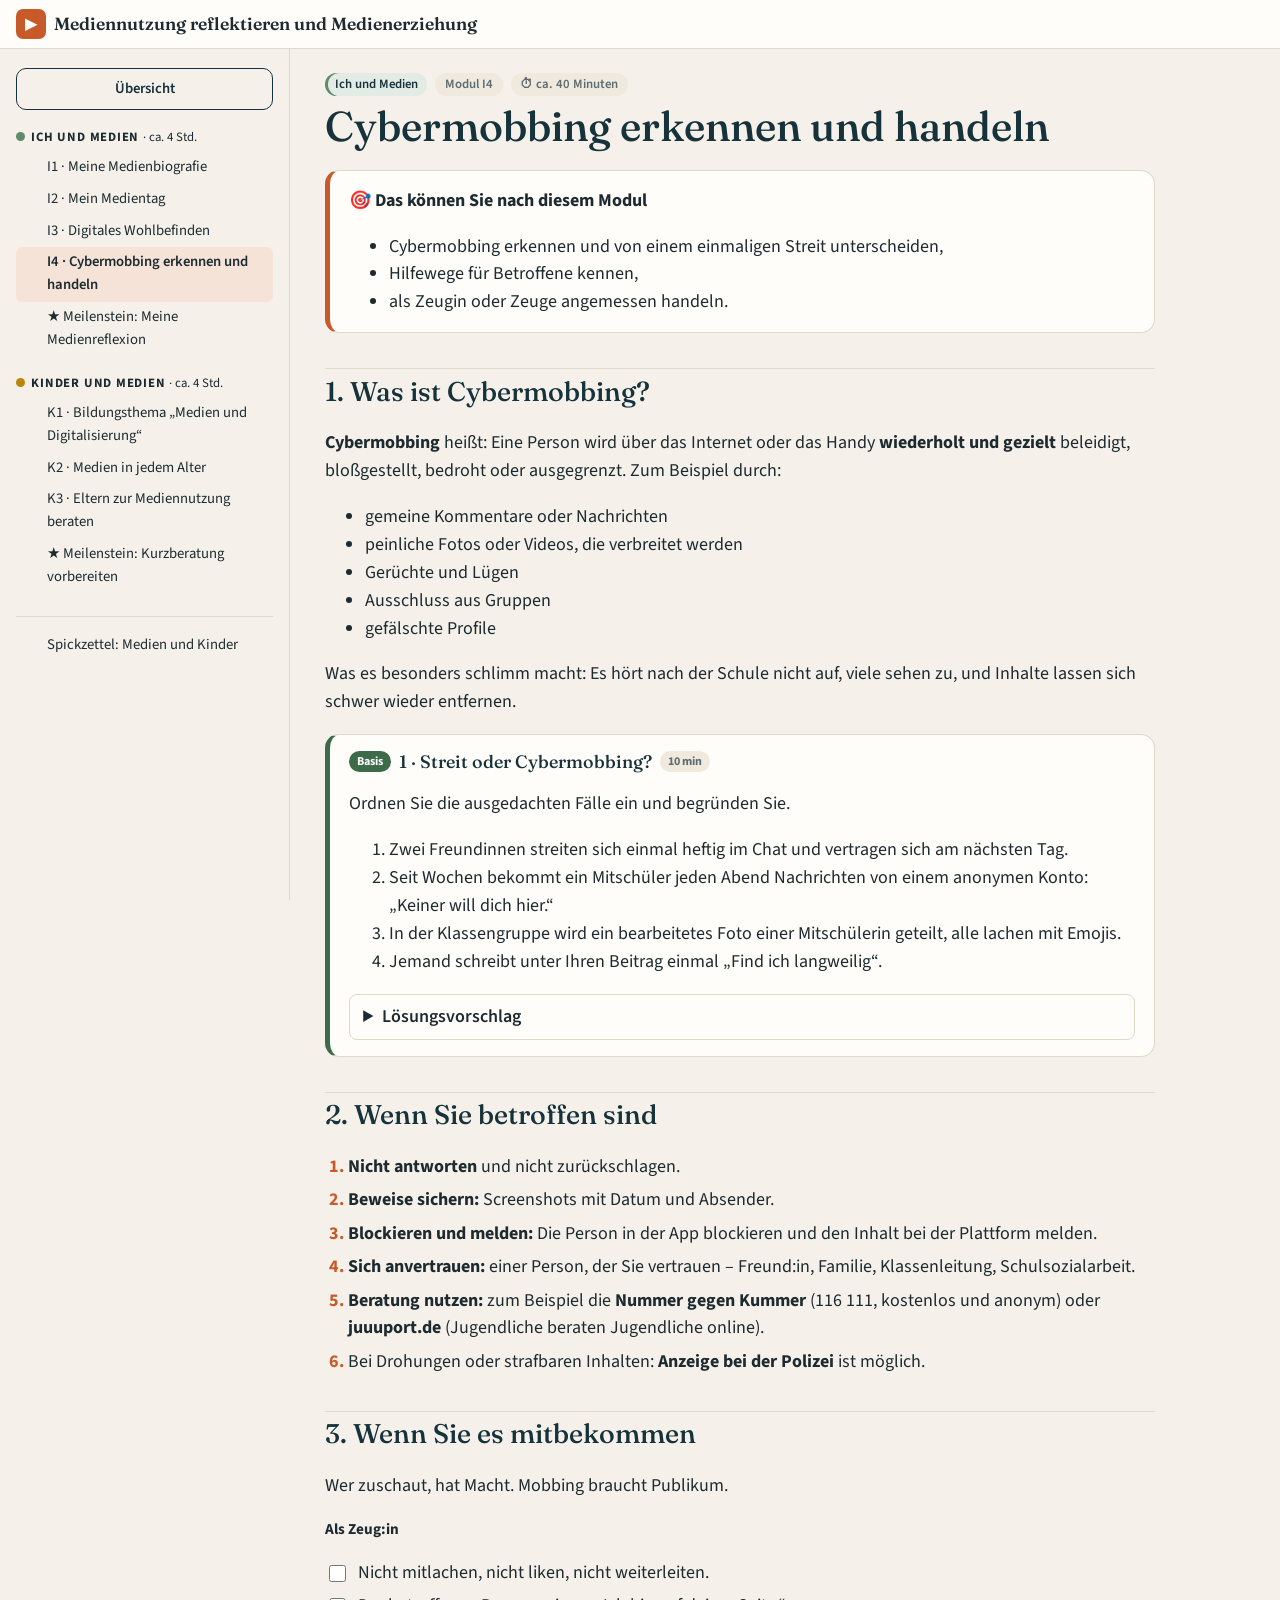
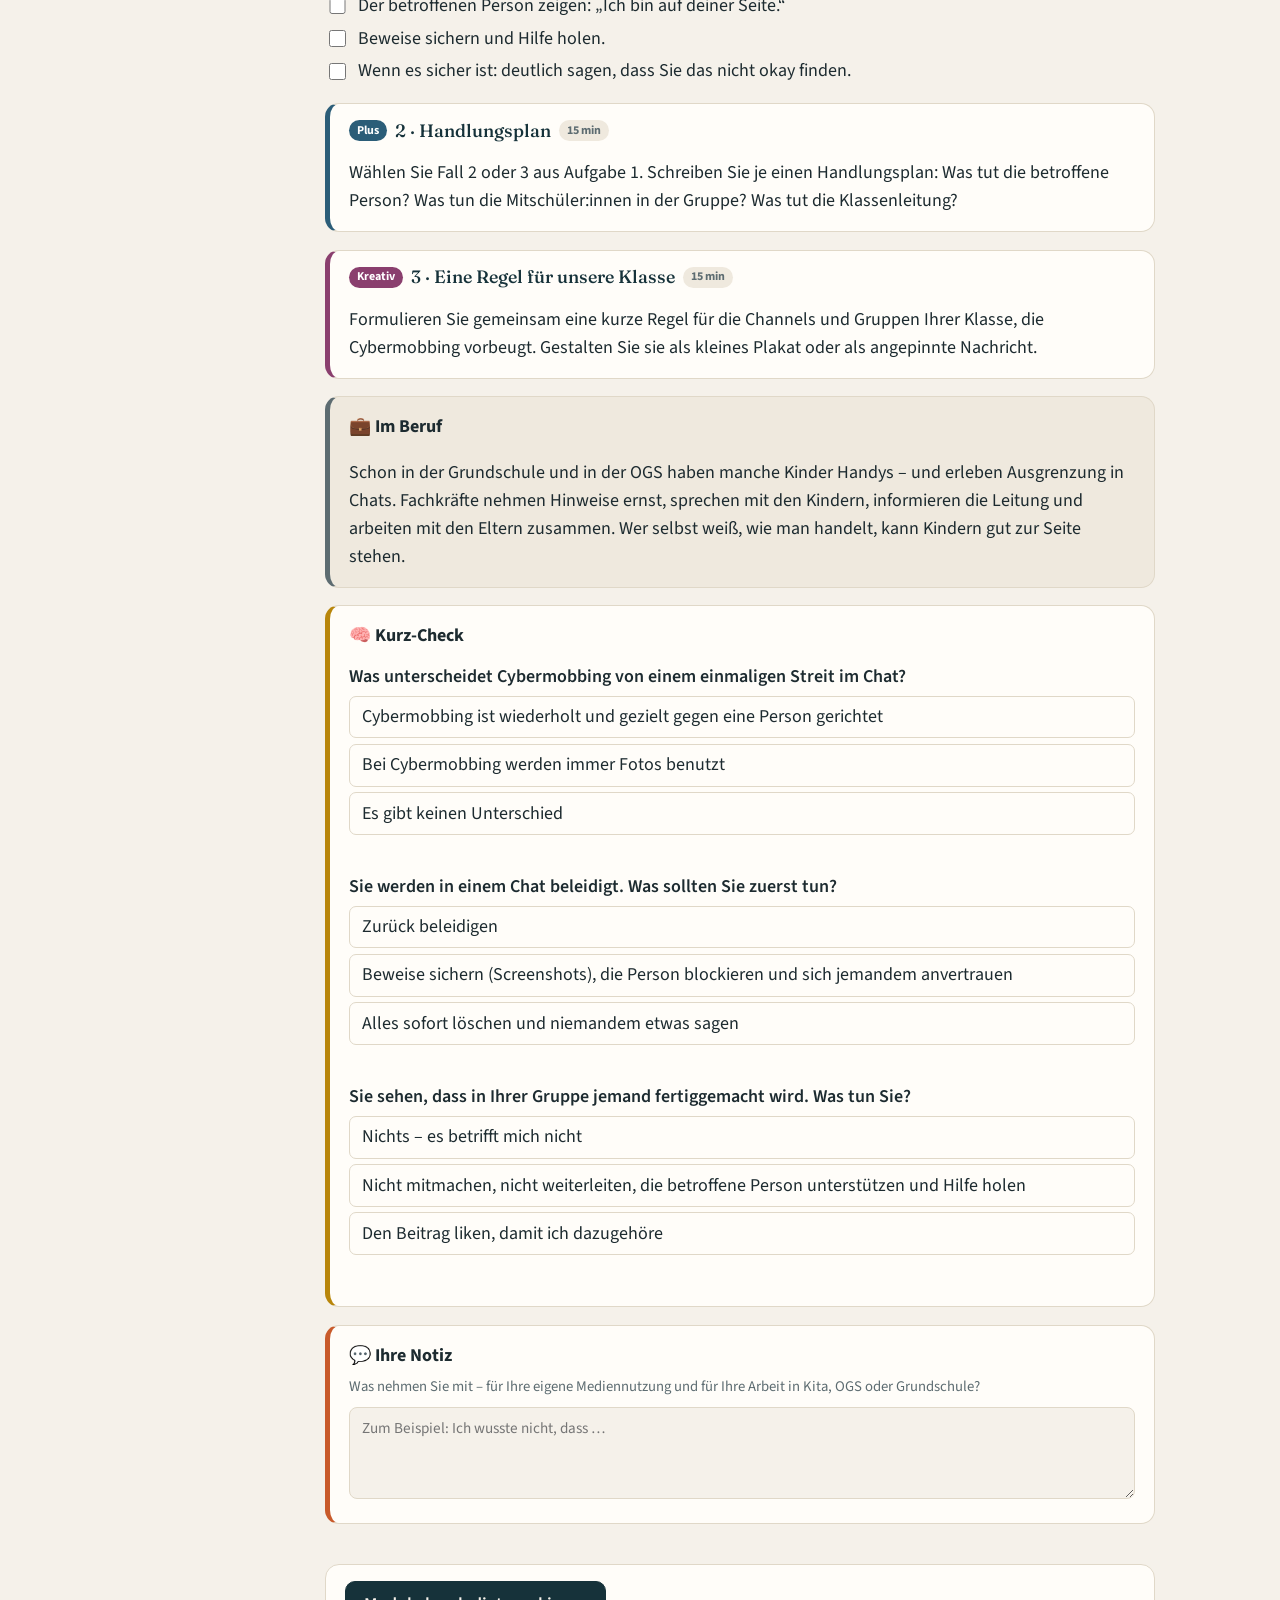
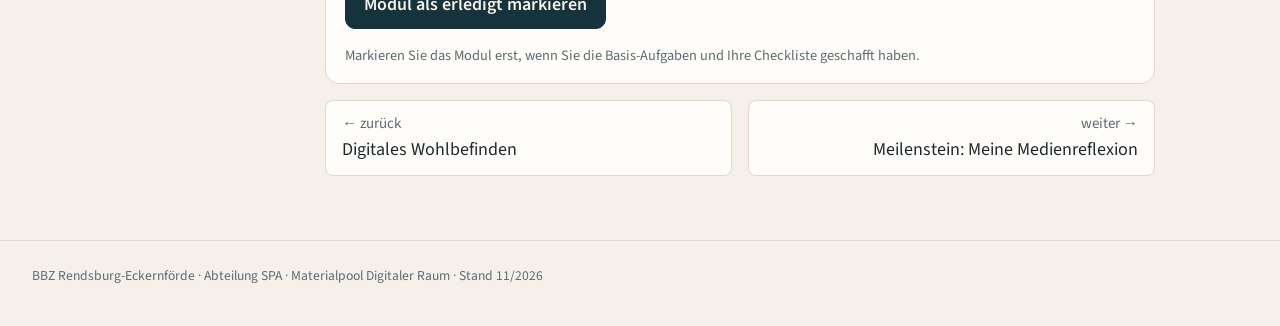
<file: docs/i4-cybermobbing-erkennen-und-handeln.html>
<!doctype html>
<html lang="de">
<head>
<meta charset="utf-8">
<meta name="viewport" content="width=device-width, initial-scale=1">
<title>Cybermobbing erkennen und handeln – Mediennutzung reflektieren und Medienerziehung</title>
<link rel="stylesheet" href="assets/css/style.css">
<link rel="stylesheet" href="assets/css/kurs.css">
<script src="assets/js/kurs.js"></script>
<script src="assets/js/medien.js" defer></script>
<script src="assets/js/app.js" defer></script>
</head>
<body data-module="i4">
<header id="topbar"></header>
<div class="layout">
<nav id="sidebar" aria-label="Lernpfad"></nav>
<main>
<div class="box goals"><div class="box-title">🎯 Das können Sie nach diesem Modul</div><ul><li>Cybermobbing erkennen und von einem einmaligen Streit unterscheiden,</li><li>Hilfewege für Betroffene kennen,</li><li>als Zeugin oder Zeuge angemessen handeln.</li></ul></div><h2>1. Was ist Cybermobbing?</h2>
<p><strong>Cybermobbing</strong> heißt: Eine Person wird über das Internet oder das Handy <strong>wiederholt und gezielt</strong> beleidigt, bloßgestellt, bedroht oder ausgegrenzt. Zum Beispiel durch:</p>
<ul>
<li>gemeine Kommentare oder Nachrichten</li>
<li>peinliche Fotos oder Videos, die verbreitet werden</li>
<li>Gerüchte und Lügen</li>
<li>Ausschluss aus Gruppen</li>
<li>gefälschte Profile</li>
</ul>
<p>Was es besonders schlimm macht: Es hört nach der Schule nicht auf, viele sehen zu, und Inhalte lassen sich schwer wieder entfernen.</p>
<div class="box task basis"><div class="task-head"><span class="lvl basis">Basis</span><h3>1 · Streit oder Cybermobbing?</h3><span class="lvl time">10 min</span></div><p>Ordnen Sie die ausgedachten Fälle ein und begründen Sie.</p>
<ol>
<li>Zwei Freundinnen streiten sich einmal heftig im Chat und vertragen sich am nächsten Tag.</li>
<li>Seit Wochen bekommt ein Mitschüler jeden Abend Nachrichten von einem anonymen Konto: „Keiner will dich hier.“</li>
<li>In der Klassengruppe wird ein bearbeitetes Foto einer Mitschülerin geteilt, alle lachen mit Emojis.</li>
<li>Jemand schreibt unter Ihren Beitrag einmal „Find ich langweilig“.</li>
</ol>
<details><summary>Lösungsvorschlag</summary><ol>
<li><strong>Streit</strong> – einmalig, gegenseitig, beendet.</li>
<li><strong>Cybermobbing</strong> – wiederholt, gezielt, anonym.</li>
<li><strong>Cybermobbing</strong> – Bloßstellung vor vielen; wer mitlacht, macht mit. (Und: Das Bild darf ohne Einwilligung gar nicht verbreitet werden.)</li>
<li><strong>Kein Mobbing</strong> – eine unfreundliche, aber einmalige Meinung.</li>
</ol>
</details></div><h2>2. Wenn Sie betroffen sind</h2>
<div class="schritte"><ol class="steps">
<li><strong>Nicht antworten</strong> und nicht zurückschlagen.</li>
<li><strong>Beweise sichern:</strong> Screenshots mit Datum und Absender.</li>
<li><strong>Blockieren und melden:</strong> Die Person in der App blockieren und den Inhalt bei der Plattform melden.</li>
<li><strong>Sich anvertrauen:</strong> einer Person, der Sie vertrauen – Freund:in, Familie, Klassenleitung, Schulsozialarbeit.</li>
<li><strong>Beratung nutzen:</strong> zum Beispiel die <strong>Nummer gegen Kummer</strong> (116 111, kostenlos und anonym) oder <strong>juuuport.de</strong> (Jugendliche beraten Jugendliche online).</li>
<li>Bei Drohungen oder strafbaren Inhalten: <strong>Anzeige bei der Polizei</strong> ist möglich.</li>
</ol>
</div><h2>3. Wenn Sie es mitbekommen</h2>
<p>Wer zuschaut, hat Macht. Mobbing braucht Publikum.</p>
<div class="checkliste"><div class="check-title">Als Zeug:in</div><ul class="check">
<li>Nicht mitlachen, nicht liken, nicht weiterleiten.</li>
<li>Der betroffenen Person zeigen: „Ich bin auf deiner Seite.“</li>
<li>Beweise sichern und Hilfe holen.</li>
<li>Wenn es sicher ist: deutlich sagen, dass Sie das nicht okay finden.</li>
</ul>
</div><div class="box task plus"><div class="task-head"><span class="lvl plus">Plus</span><h3>2 · Handlungsplan</h3><span class="lvl time">15 min</span></div><p>Wählen Sie Fall 2 oder 3 aus Aufgabe 1. Schreiben Sie je einen Handlungsplan: Was tut die betroffene Person? Was tun die Mitschüler:innen in der Gruppe? Was tut die Klassenleitung?</p>
</div><div class="box task kreativ"><div class="task-head"><span class="lvl kreativ">Kreativ</span><h3>3 · Eine Regel für unsere Klasse</h3><span class="lvl time">15 min</span></div><p>Formulieren Sie gemeinsam eine kurze Regel für die Channels und Gruppen Ihrer Klasse, die Cybermobbing vorbeugt. Gestalten Sie sie als kleines Plakat oder als angepinnte Nachricht.</p>
</div><div class="box note"><div class="box-title">💼 Im Beruf</div><p>Schon in der Grundschule und in der OGS haben manche Kinder Handys – und erleben Ausgrenzung in Chats. Fachkräfte nehmen Hinweise ernst, sprechen mit den Kindern, informieren die Leitung und arbeiten mit den Eltern zusammen. Wer selbst weiß, wie man handelt, kann Kindern gut zur Seite stehen.</p>
</div><div class="box quiz"><div class="box-title">🧠 Kurz-Check</div><div class="qa" data-right="1"><p class="q">Was unterscheidet Cybermobbing von einem einmaligen Streit im Chat?</p><ol><li>Cybermobbing ist wiederholt und gezielt gegen eine Person gerichtet</li><li>Bei Cybermobbing werden immer Fotos benutzt</li><li>Es gibt keinen Unterschied</li></ol><p class="fb" data-ok="Richtig. Cybermobbing dauert an, ist gezielt – und die betroffene Person kann sich schwer wehren." data-no="Entscheidend ist: Cybermobbing ist wiederholt und gezielt. Fotos können dabei sein, müssen aber nicht."></p></div><div class="qa" data-right="2"><p class="q">Sie werden in einem Chat beleidigt. Was sollten Sie zuerst tun?</p><ol><li>Zurück beleidigen</li><li>Beweise sichern (Screenshots), die Person blockieren und sich jemandem anvertrauen</li><li>Alles sofort löschen und niemandem etwas sagen</li></ol><p class="fb" data-ok="Genau. Beweise sichern, blockieren, Hilfe holen." data-no="Zurückschlagen verschlimmert es, und gelöschte Nachrichten fehlen später als Beweis. Sichern, blockieren, Hilfe holen."></p></div><div class="qa" data-right="2"><p class="q">Sie sehen, dass in Ihrer Gruppe jemand fertiggemacht wird. Was tun Sie?</p><ol><li>Nichts – es betrifft mich nicht</li><li>Nicht mitmachen, nicht weiterleiten, die betroffene Person unterstützen und Hilfe holen</li><li>Den Beitrag liken, damit ich dazugehöre</li></ol><p class="fb" data-ok="Richtig. Zeug:innen können viel bewirken – schon dadurch, dass sie nicht mitmachen." data-no="Zuschauen und Weiterleiten verstärken Mobbing. Unterstützen Sie die betroffene Person und holen Sie Hilfe."></p></div></div>
</main>
</div>
<footer class="site">BBZ Rendsburg-Eckernförde · Abteilung SPA · Materialpool Digitaler Raum · Stand 11/2026</footer>
</body>
</html>
</file>
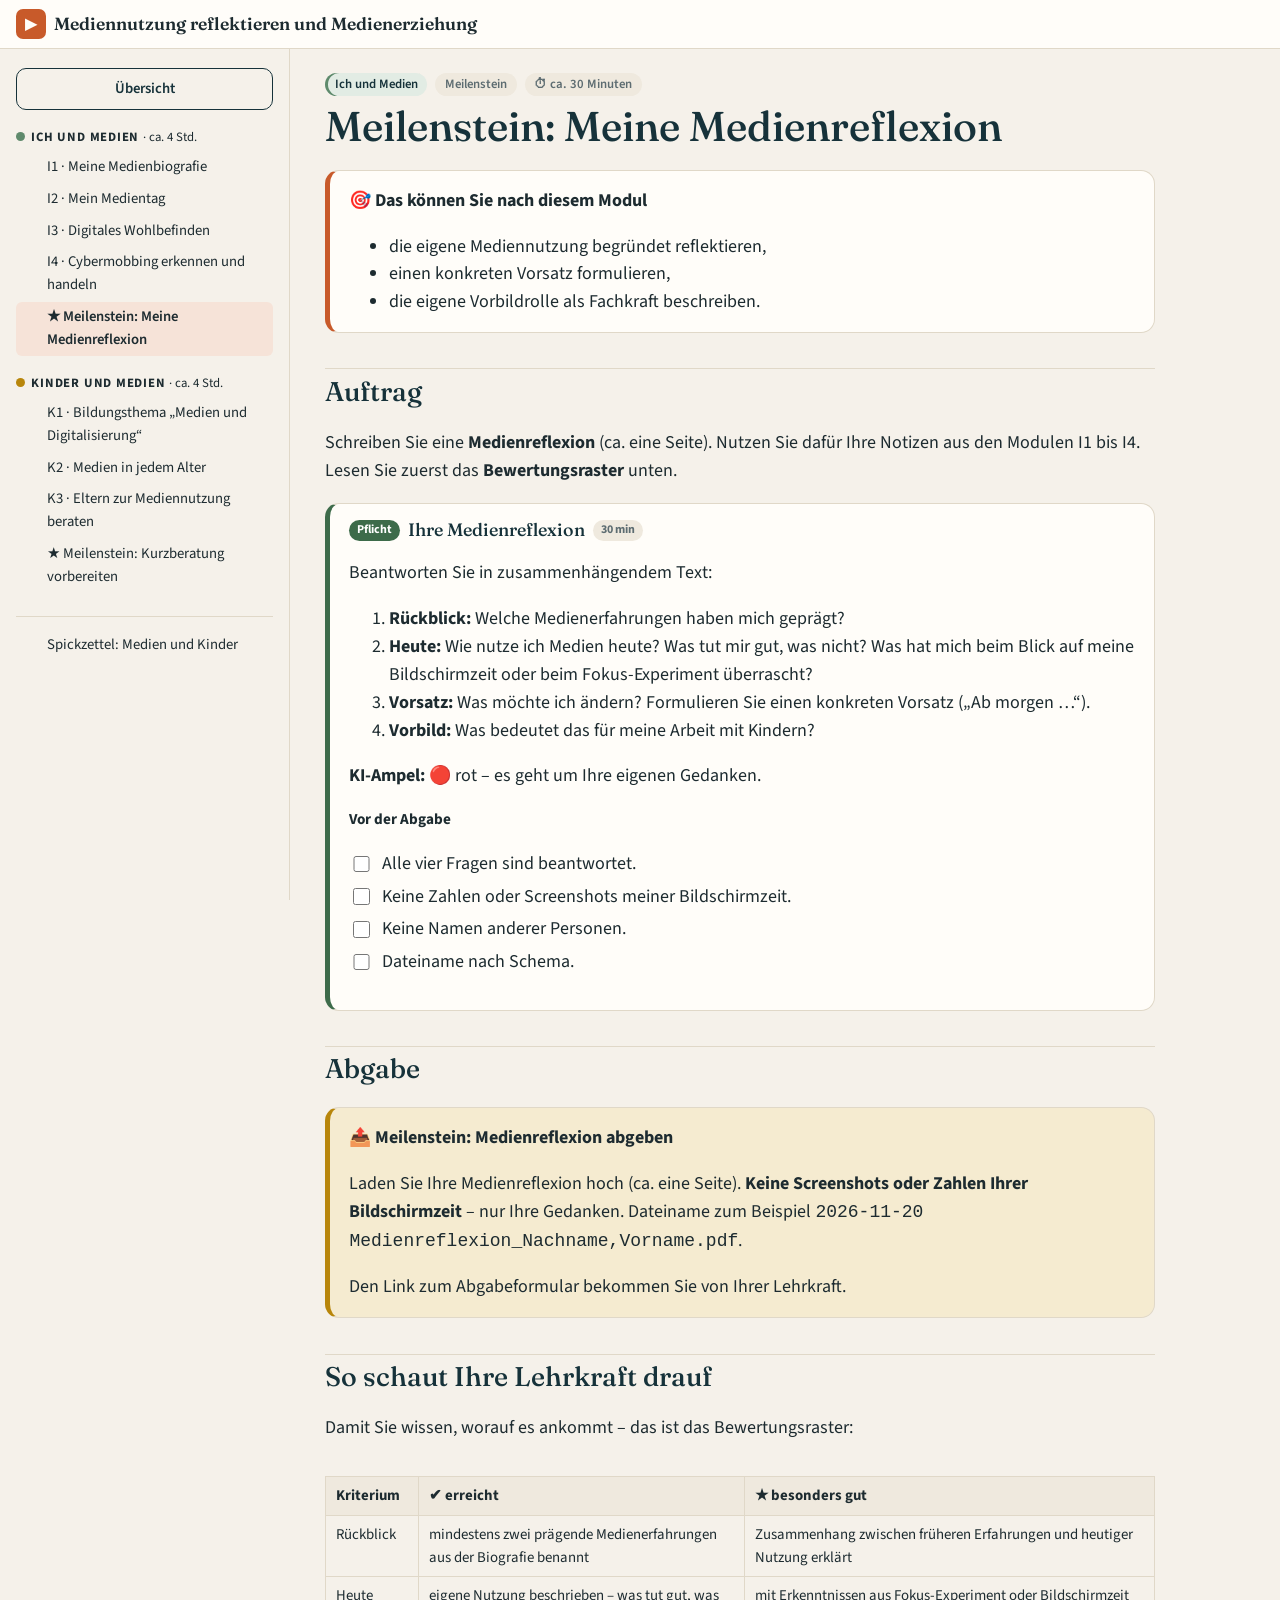
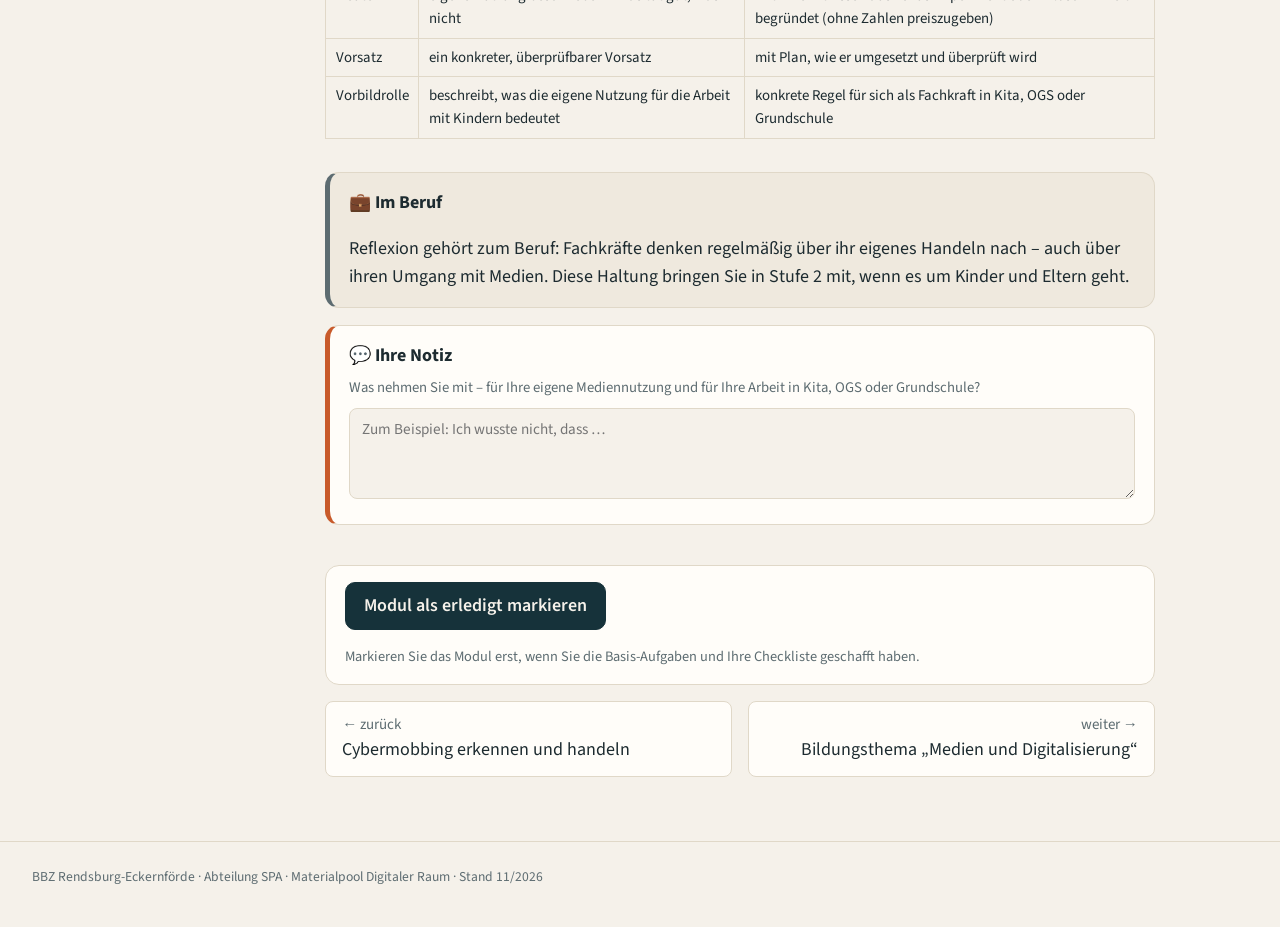
<file: docs/im-meilenstein-meine-medienreflexion.html>
<!doctype html>
<html lang="de">
<head>
<meta charset="utf-8">
<meta name="viewport" content="width=device-width, initial-scale=1">
<title>Meilenstein: Meine Medienreflexion – Mediennutzung reflektieren und Medienerziehung</title>
<link rel="stylesheet" href="assets/css/style.css">
<link rel="stylesheet" href="assets/css/kurs.css">
<script src="assets/js/kurs.js"></script>
<script src="assets/js/medien.js" defer></script>
<script src="assets/js/app.js" defer></script>
</head>
<body data-module="im">
<header id="topbar"></header>
<div class="layout">
<nav id="sidebar" aria-label="Lernpfad"></nav>
<main>
<div class="box goals"><div class="box-title">🎯 Das können Sie nach diesem Modul</div><ul><li>die eigene Mediennutzung begründet reflektieren,</li><li>einen konkreten Vorsatz formulieren,</li><li>die eigene Vorbildrolle als Fachkraft beschreiben.</li></ul></div><h2>Auftrag</h2>
<p>Schreiben Sie eine <strong>Medienreflexion</strong> (ca. eine Seite). Nutzen Sie dafür Ihre Notizen aus den Modulen I1 bis I4. Lesen Sie zuerst das <strong>Bewertungsraster</strong> unten.</p>
<div class="box task basis"><div class="task-head"><span class="lvl basis">Pflicht</span><h3>Ihre Medienreflexion</h3><span class="lvl time">30 min</span></div><p>Beantworten Sie in zusammenhängendem Text:</p>
<ol>
<li><strong>Rückblick:</strong> Welche Medienerfahrungen haben mich geprägt?</li>
<li><strong>Heute:</strong> Wie nutze ich Medien heute? Was tut mir gut, was nicht? Was hat mich beim Blick auf meine Bildschirmzeit oder beim Fokus-Experiment überrascht?</li>
<li><strong>Vorsatz:</strong> Was möchte ich ändern? Formulieren Sie einen konkreten Vorsatz („Ab morgen …“).</li>
<li><strong>Vorbild:</strong> Was bedeutet das für meine Arbeit mit Kindern?</li>
</ol>
<p><strong>KI-Ampel:</strong> 🔴 rot – es geht um Ihre eigenen Gedanken.</p>
<div class="checkliste"><div class="check-title">Vor der Abgabe</div><ul class="check">
<li>Alle vier Fragen sind beantwortet.</li>
<li>Keine Zahlen oder Screenshots meiner Bildschirmzeit.</li>
<li>Keine Namen anderer Personen.</li>
<li>Dateiname nach Schema.</li>
</ul>
</div></div><h2>Abgabe</h2><div class="box download"><div class="box-title">📤 Meilenstein: Medienreflexion abgeben</div><p>Laden Sie Ihre Medienreflexion hoch (ca. eine Seite). <strong>Keine Screenshots oder Zahlen Ihrer Bildschirmzeit</strong> – nur Ihre Gedanken. Dateiname zum Beispiel <code>2026-11-20 Medienreflexion_Nachname,Vorname.pdf</code>.</p>
<div class="abgabe" data-option="Meilenstein: Meine Medienreflexion"></div></div>
<h2>So schaut Ihre Lehrkraft drauf</h2><p>Damit Sie wissen, worauf es ankommt – das ist das Bewertungsraster:</p><div class="table-wrap"><table><tr><th>Kriterium</th><th>✔ erreicht</th><th>★ besonders gut</th></tr><tr><td>Rückblick</td><td>mindestens zwei prägende Medienerfahrungen aus der Biografie benannt</td><td>Zusammenhang zwischen früheren Erfahrungen und heutiger Nutzung erklärt</td></tr><tr><td>Heute</td><td>eigene Nutzung beschrieben – was tut gut, was nicht</td><td>mit Erkenntnissen aus Fokus-Experiment oder Bildschirmzeit begründet (ohne Zahlen preiszugeben)</td></tr><tr><td>Vorsatz</td><td>ein konkreter, überprüfbarer Vorsatz</td><td>mit Plan, wie er umgesetzt und überprüft wird</td></tr><tr><td>Vorbildrolle</td><td>beschreibt, was die eigene Nutzung für die Arbeit mit Kindern bedeutet</td><td>konkrete Regel für sich als Fachkraft in Kita, OGS oder Grundschule</td></tr></table></div>
<div class="box note"><div class="box-title">💼 Im Beruf</div><p>Reflexion gehört zum Beruf: Fachkräfte denken regelmäßig über ihr eigenes Handeln nach – auch über ihren Umgang mit Medien. Diese Haltung bringen Sie in Stufe 2 mit, wenn es um Kinder und Eltern geht.</p>
</div>
</main>
</div>
<footer class="site">BBZ Rendsburg-Eckernförde · Abteilung SPA · Materialpool Digitaler Raum · Stand 11/2026</footer>
</body>
</html>
</file>
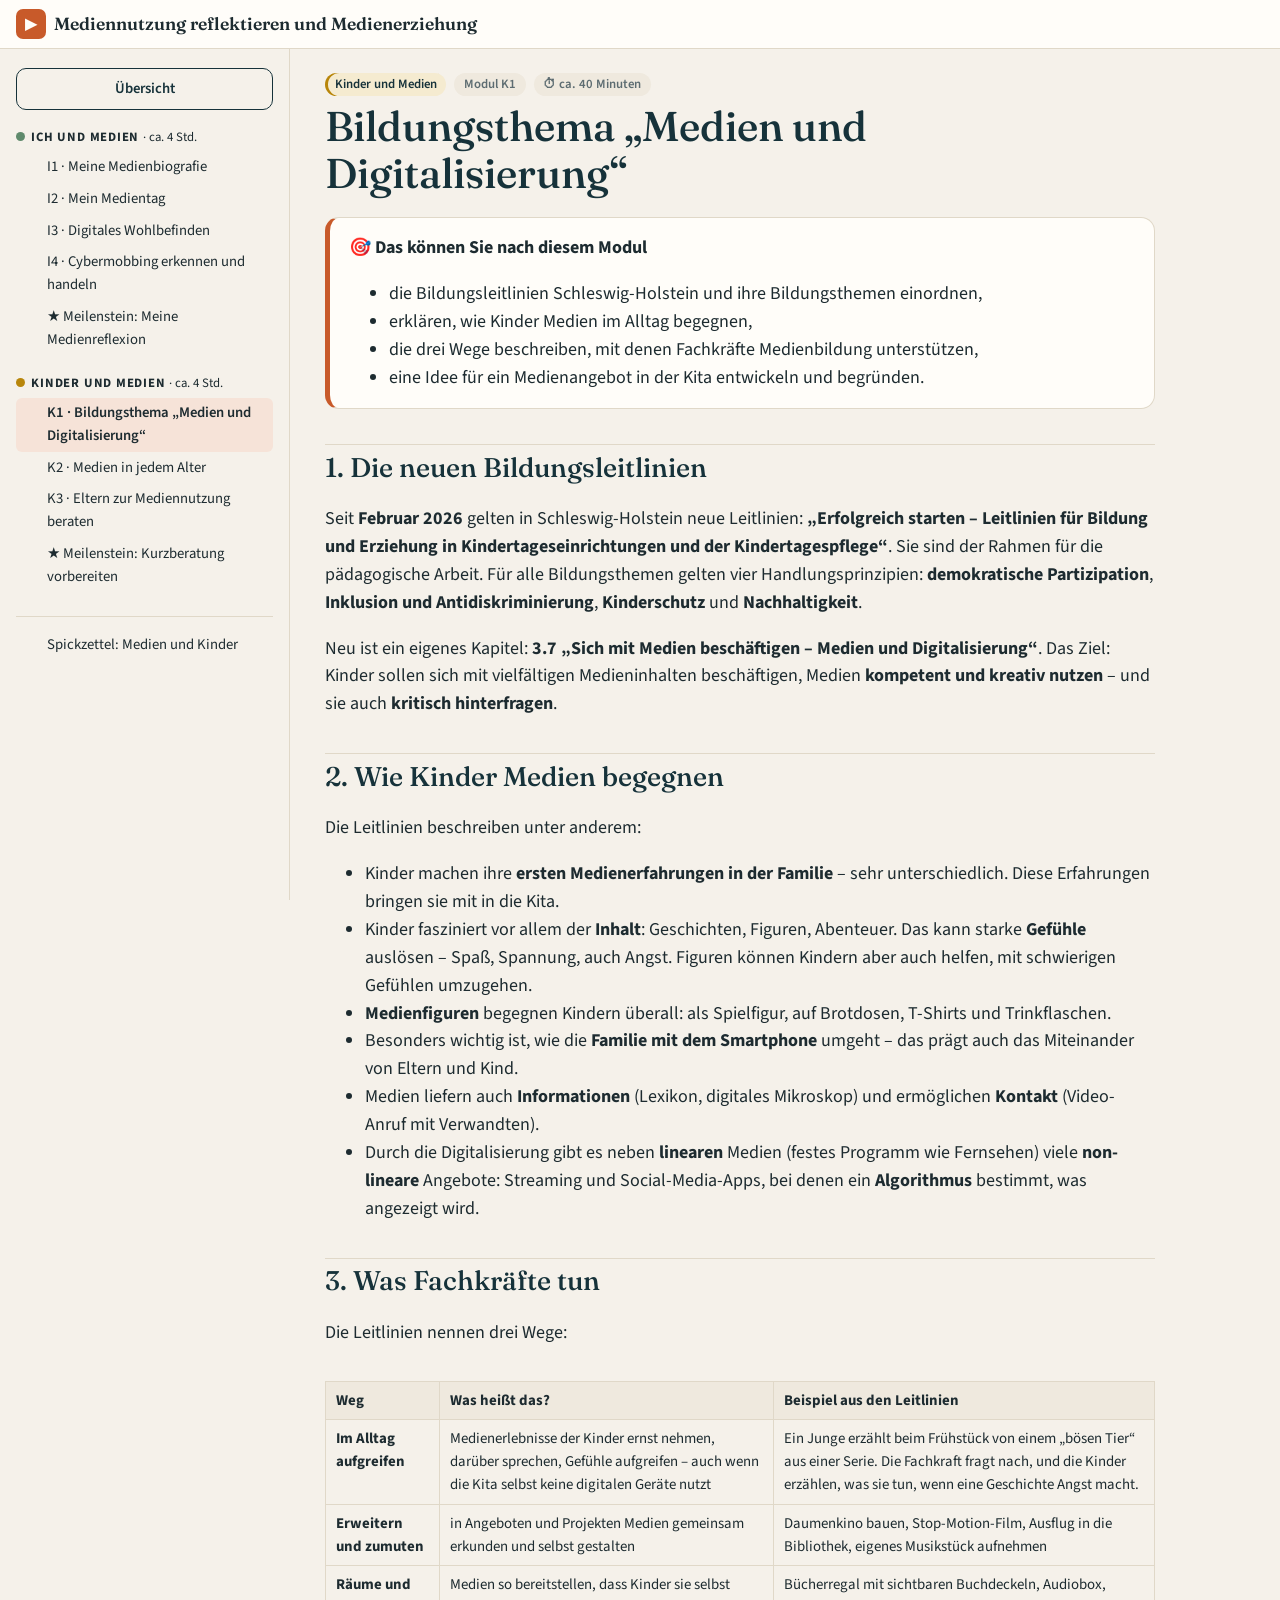
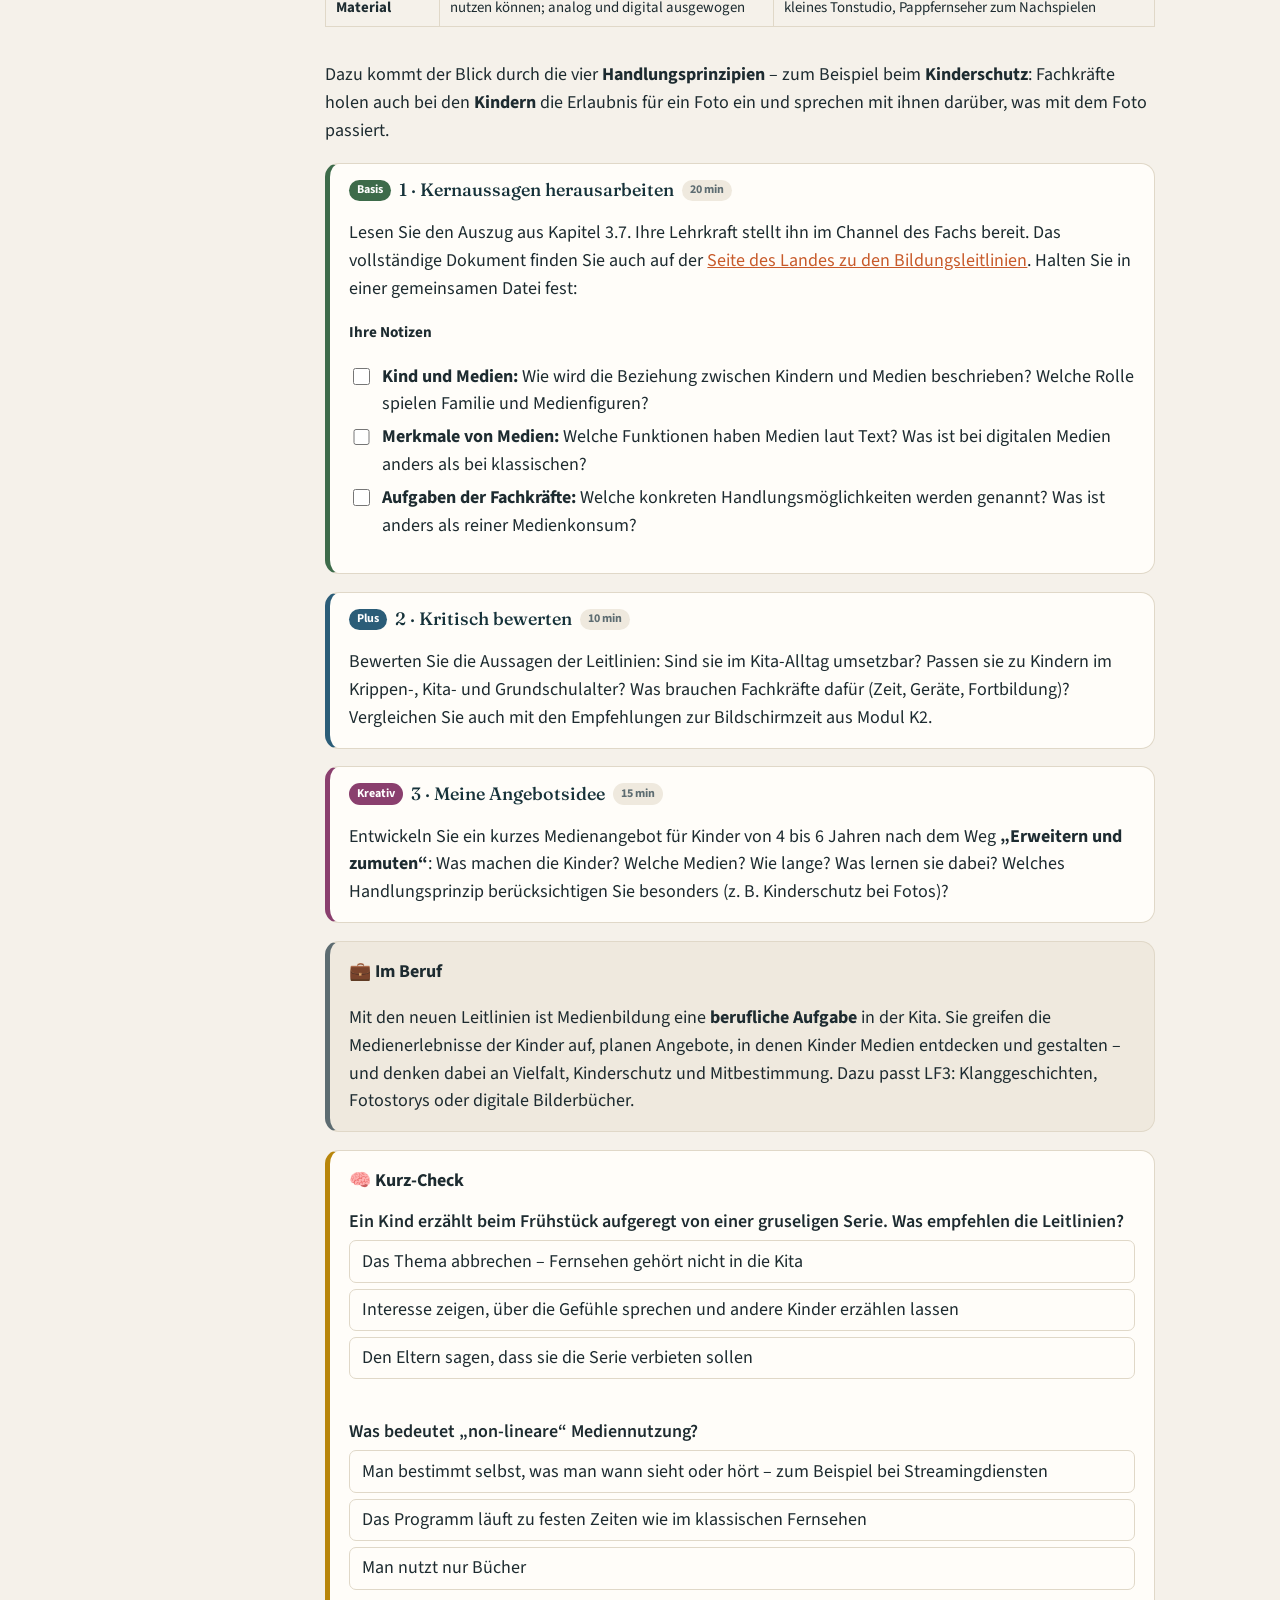
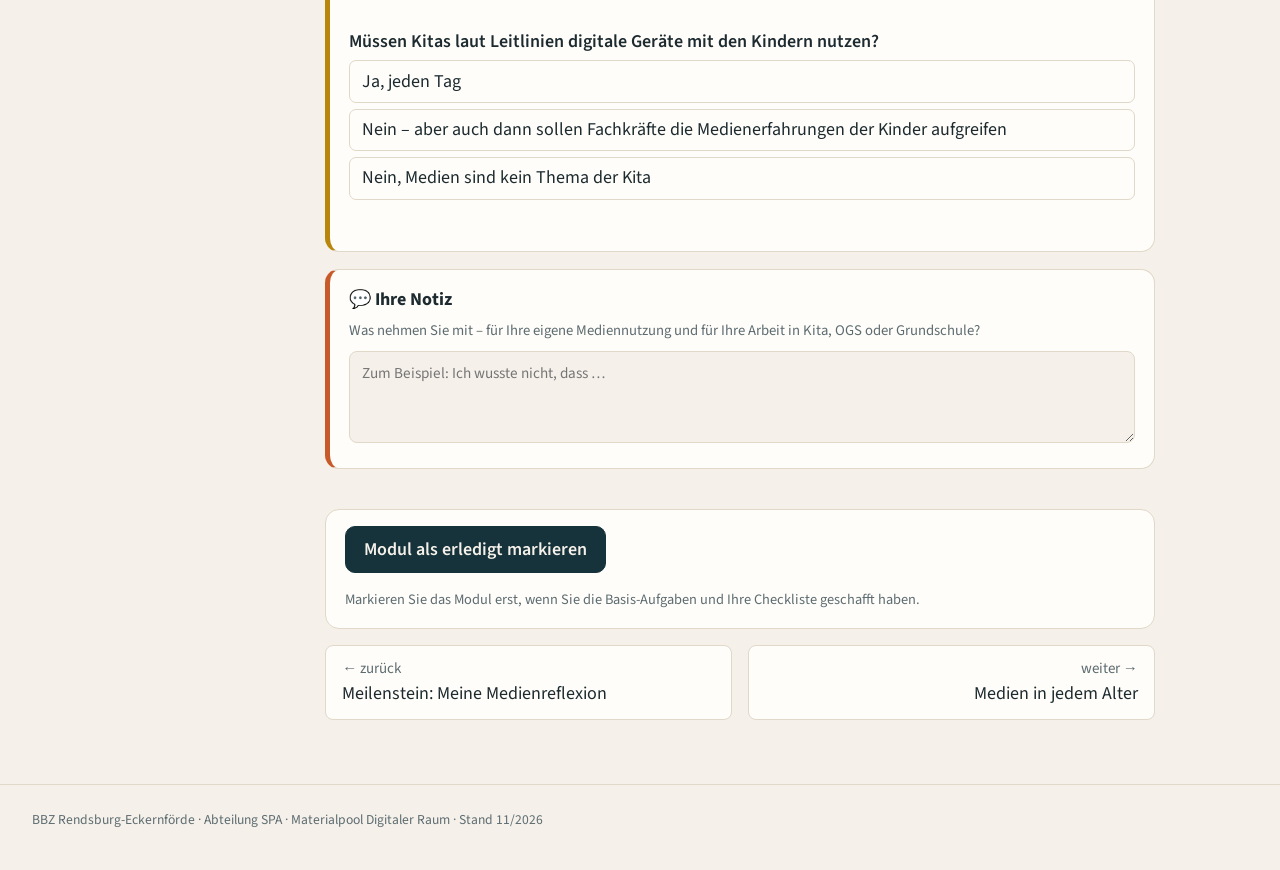
<file: docs/k1-bildungsthema-medien-und-digitalisierung.html>
<!doctype html>
<html lang="de">
<head>
<meta charset="utf-8">
<meta name="viewport" content="width=device-width, initial-scale=1">
<title>Bildungsthema „Medien und Digitalisierung“ – Mediennutzung reflektieren und Medienerziehung</title>
<link rel="stylesheet" href="assets/css/style.css">
<link rel="stylesheet" href="assets/css/kurs.css">
<script src="assets/js/kurs.js"></script>
<script src="assets/js/medien.js" defer></script>
<script src="assets/js/app.js" defer></script>
</head>
<body data-module="k1">
<header id="topbar"></header>
<div class="layout">
<nav id="sidebar" aria-label="Lernpfad"></nav>
<main>
<div class="box goals"><div class="box-title">🎯 Das können Sie nach diesem Modul</div><ul><li>die Bildungsleitlinien Schleswig-Holstein und ihre Bildungsthemen einordnen,</li><li>erklären, wie Kinder Medien im Alltag begegnen,</li><li>die drei Wege beschreiben, mit denen Fachkräfte Medienbildung unterstützen,</li><li>eine Idee für ein Medienangebot in der Kita entwickeln und begründen.</li></ul></div><h2>1. Die neuen Bildungsleitlinien</h2>
<p>Seit <strong>Februar 2026</strong> gelten in Schleswig-Holstein neue Leitlinien: <strong>„Erfolgreich starten – Leitlinien für Bildung und Erziehung in Kindertageseinrichtungen und der Kindertagespflege“</strong>. Sie sind der Rahmen für die pädagogische Arbeit. Für alle Bildungsthemen gelten vier Handlungsprinzipien: <strong>demokratische Partizipation</strong>, <strong>Inklusion und Antidiskriminierung</strong>, <strong>Kinderschutz</strong> und <strong>Nachhaltigkeit</strong>.</p>
<p>Neu ist ein eigenes Kapitel: <strong>3.7 „Sich mit Medien beschäftigen – Medien und Digitalisierung“</strong>. Das Ziel: Kinder sollen sich mit vielfältigen Medieninhalten beschäftigen, Medien <strong>kompetent und kreativ nutzen</strong> – und sie auch <strong>kritisch hinterfragen</strong>.</p>
<h2>2. Wie Kinder Medien begegnen</h2>
<p>Die Leitlinien beschreiben unter anderem:</p>
<ul>
<li>Kinder machen ihre <strong>ersten Medienerfahrungen in der Familie</strong> – sehr unterschiedlich. Diese Erfahrungen bringen sie mit in die Kita.</li>
<li>Kinder fasziniert vor allem der <strong>Inhalt</strong>: Geschichten, Figuren, Abenteuer. Das kann starke <strong>Gefühle</strong> auslösen – Spaß, Spannung, auch Angst. Figuren können Kindern aber auch helfen, mit schwierigen Gefühlen umzugehen.</li>
<li><strong>Medienfiguren</strong> begegnen Kindern überall: als Spielfigur, auf Brotdosen, T-Shirts und Trinkflaschen.</li>
<li>Besonders wichtig ist, wie die <strong>Familie mit dem Smartphone</strong> umgeht – das prägt auch das Miteinander von Eltern und Kind.</li>
<li>Medien liefern auch <strong>Informationen</strong> (Lexikon, digitales Mikroskop) und ermöglichen <strong>Kontakt</strong> (Video-Anruf mit Verwandten).</li>
<li>Durch die Digitalisierung gibt es neben <strong>linearen</strong> Medien (festes Programm wie Fernsehen) viele <strong>non-lineare</strong> Angebote: Streaming und Social-Media-Apps, bei denen ein <strong>Algorithmus</strong> bestimmt, was angezeigt wird.</li>
</ul>
<h2>3. Was Fachkräfte tun</h2>
<p>Die Leitlinien nennen drei Wege:</p>
<div class="table-wrap"><table>
<thead>
<tr>
<th>Weg</th>
<th>Was heißt das?</th>
<th>Beispiel aus den Leitlinien</th>
</tr>
</thead>
<tbody>
<tr>
<td><strong>Im Alltag aufgreifen</strong></td>
<td>Medienerlebnisse der Kinder ernst nehmen, darüber sprechen, Gefühle aufgreifen – auch wenn die Kita selbst keine digitalen Geräte nutzt</td>
<td>Ein Junge erzählt beim Frühstück von einem „bösen Tier“ aus einer Serie. Die Fachkraft fragt nach, und die Kinder erzählen, was sie tun, wenn eine Geschichte Angst macht.</td>
</tr>
<tr>
<td><strong>Erweitern und zumuten</strong></td>
<td>in Angeboten und Projekten Medien gemeinsam erkunden und selbst gestalten</td>
<td>Daumenkino bauen, Stop-Motion-Film, Ausflug in die Bibliothek, eigenes Musikstück aufnehmen</td>
</tr>
<tr>
<td><strong>Räume und Material</strong></td>
<td>Medien so bereitstellen, dass Kinder sie selbst nutzen können; analog und digital ausgewogen</td>
<td>Bücherregal mit sichtbaren Buchdeckeln, Audiobox, kleines Tonstudio, Pappfernseher zum Nachspielen</td>
</tr>
</tbody>
</table></div>
<p>Dazu kommt der Blick durch die vier <strong>Handlungsprinzipien</strong> – zum Beispiel beim <strong>Kinderschutz</strong>: Fachkräfte holen auch bei den <strong>Kindern</strong> die Erlaubnis für ein Foto ein und sprechen mit ihnen darüber, was mit dem Foto passiert.</p>
<div class="box task basis"><div class="task-head"><span class="lvl basis">Basis</span><h3>1 · Kernaussagen herausarbeiten</h3><span class="lvl time">20 min</span></div><p>Lesen Sie den Auszug aus Kapitel 3.7. Ihre Lehrkraft stellt ihn im Channel des Fachs bereit. Das vollständige Dokument finden Sie auch auf der <a href="https://www.schleswig-holstein.de/DE/fachinhalte/K/kita/bill/bildungsleitlinien" target="_blank" rel="noopener">Seite des Landes zu den Bildungsleitlinien</a>. Halten Sie in einer gemeinsamen Datei fest:</p>
<div class="checkliste"><div class="check-title">Ihre Notizen</div><ul class="check">
<li><strong>Kind und Medien:</strong> Wie wird die Beziehung zwischen Kindern und Medien beschrieben? Welche Rolle spielen Familie und Medienfiguren?</li>
<li><strong>Merkmale von Medien:</strong> Welche Funktionen haben Medien laut Text? Was ist bei digitalen Medien anders als bei klassischen?</li>
<li><strong>Aufgaben der Fachkräfte:</strong> Welche konkreten Handlungsmöglichkeiten werden genannt? Was ist anders als reiner Medienkonsum?</li>
</ul>
</div></div><div class="box task plus"><div class="task-head"><span class="lvl plus">Plus</span><h3>2 · Kritisch bewerten</h3><span class="lvl time">10 min</span></div><p>Bewerten Sie die Aussagen der Leitlinien: Sind sie im Kita-Alltag umsetzbar? Passen sie zu Kindern im Krippen-, Kita- und Grundschulalter? Was brauchen Fachkräfte dafür (Zeit, Geräte, Fortbildung)? Vergleichen Sie auch mit den Empfehlungen zur Bildschirmzeit aus Modul K2.</p>
</div><div class="box task kreativ"><div class="task-head"><span class="lvl kreativ">Kreativ</span><h3>3 · Meine Angebotsidee</h3><span class="lvl time">15 min</span></div><p>Entwickeln Sie ein kurzes Medienangebot für Kinder von 4 bis 6 Jahren nach dem Weg <strong>„Erweitern und zumuten“</strong>: Was machen die Kinder? Welche Medien? Wie lange? Was lernen sie dabei? Welches Handlungsprinzip berücksichtigen Sie besonders (z. B. Kinderschutz bei Fotos)?</p>
</div><div class="box note"><div class="box-title">💼 Im Beruf</div><p>Mit den neuen Leitlinien ist Medienbildung eine <strong>berufliche Aufgabe</strong> in der Kita. Sie greifen die Medienerlebnisse der Kinder auf, planen Angebote, in denen Kinder Medien entdecken und gestalten – und denken dabei an Vielfalt, Kinderschutz und Mitbestimmung. Dazu passt LF3: Klanggeschichten, Fotostorys oder digitale Bilderbücher.</p>
</div><div class="box quiz"><div class="box-title">🧠 Kurz-Check</div><div class="qa" data-right="2"><p class="q">Ein Kind erzählt beim Frühstück aufgeregt von einer gruseligen Serie. Was empfehlen die Leitlinien?</p><ol><li>Das Thema abbrechen – Fernsehen gehört nicht in die Kita</li><li>Interesse zeigen, über die Gefühle sprechen und andere Kinder erzählen lassen</li><li>Den Eltern sagen, dass sie die Serie verbieten sollen</li></ol><p class="fb" data-ok="Richtig. Medieninhalte sind „Themen der Kinder“ und dürfen nicht ignoriert werden – besonders die Gefühle dazu." data-no="Laut Leitlinien sind Medieninhalte Themen der Kinder. Fachkräfte greifen sie auf – gerade die Gefühle, die damit verbunden sind."></p></div><div class="qa" data-right="1"><p class="q">Was bedeutet „non-lineare“ Mediennutzung?</p><ol><li>Man bestimmt selbst, was man wann sieht oder hört – zum Beispiel bei Streamingdiensten</li><li>Das Programm läuft zu festen Zeiten wie im klassischen Fernsehen</li><li>Man nutzt nur Bücher</li></ol><p class="fb" data-ok="Genau. Bei Social-Media-Apps bestimmt zusätzlich ein Algorithmus, was angeboten wird." data-no="Lineare Medien haben einen festen Ablauf (Fernsehen, Radio). Non-linear heißt: selbst bestimmen, was wann läuft – wie beim Streaming."></p></div><div class="qa" data-right="2"><p class="q">Müssen Kitas laut Leitlinien digitale Geräte mit den Kindern nutzen?</p><ol><li>Ja, jeden Tag</li><li>Nein – aber auch dann sollen Fachkräfte die Medienerfahrungen der Kinder aufgreifen</li><li>Nein, Medien sind kein Thema der Kita</li></ol><p class="fb" data-ok="Richtig. Die Leitlinien verlangen, den Medienerfahrungen Raum zu geben – auch wenn eine Einrichtung bestimmte digitale Medien nicht aktiv nutzt." data-no="Die Leitlinien lassen offen, ob digitale Geräte genutzt werden. Die Medienerfahrungen der Kinder sollen aber in jedem Fall aufgegriffen werden."></p></div></div>
</main>
</div>
<footer class="site">BBZ Rendsburg-Eckernförde · Abteilung SPA · Materialpool Digitaler Raum · Stand 11/2026</footer>
</body>
</html>
</file>
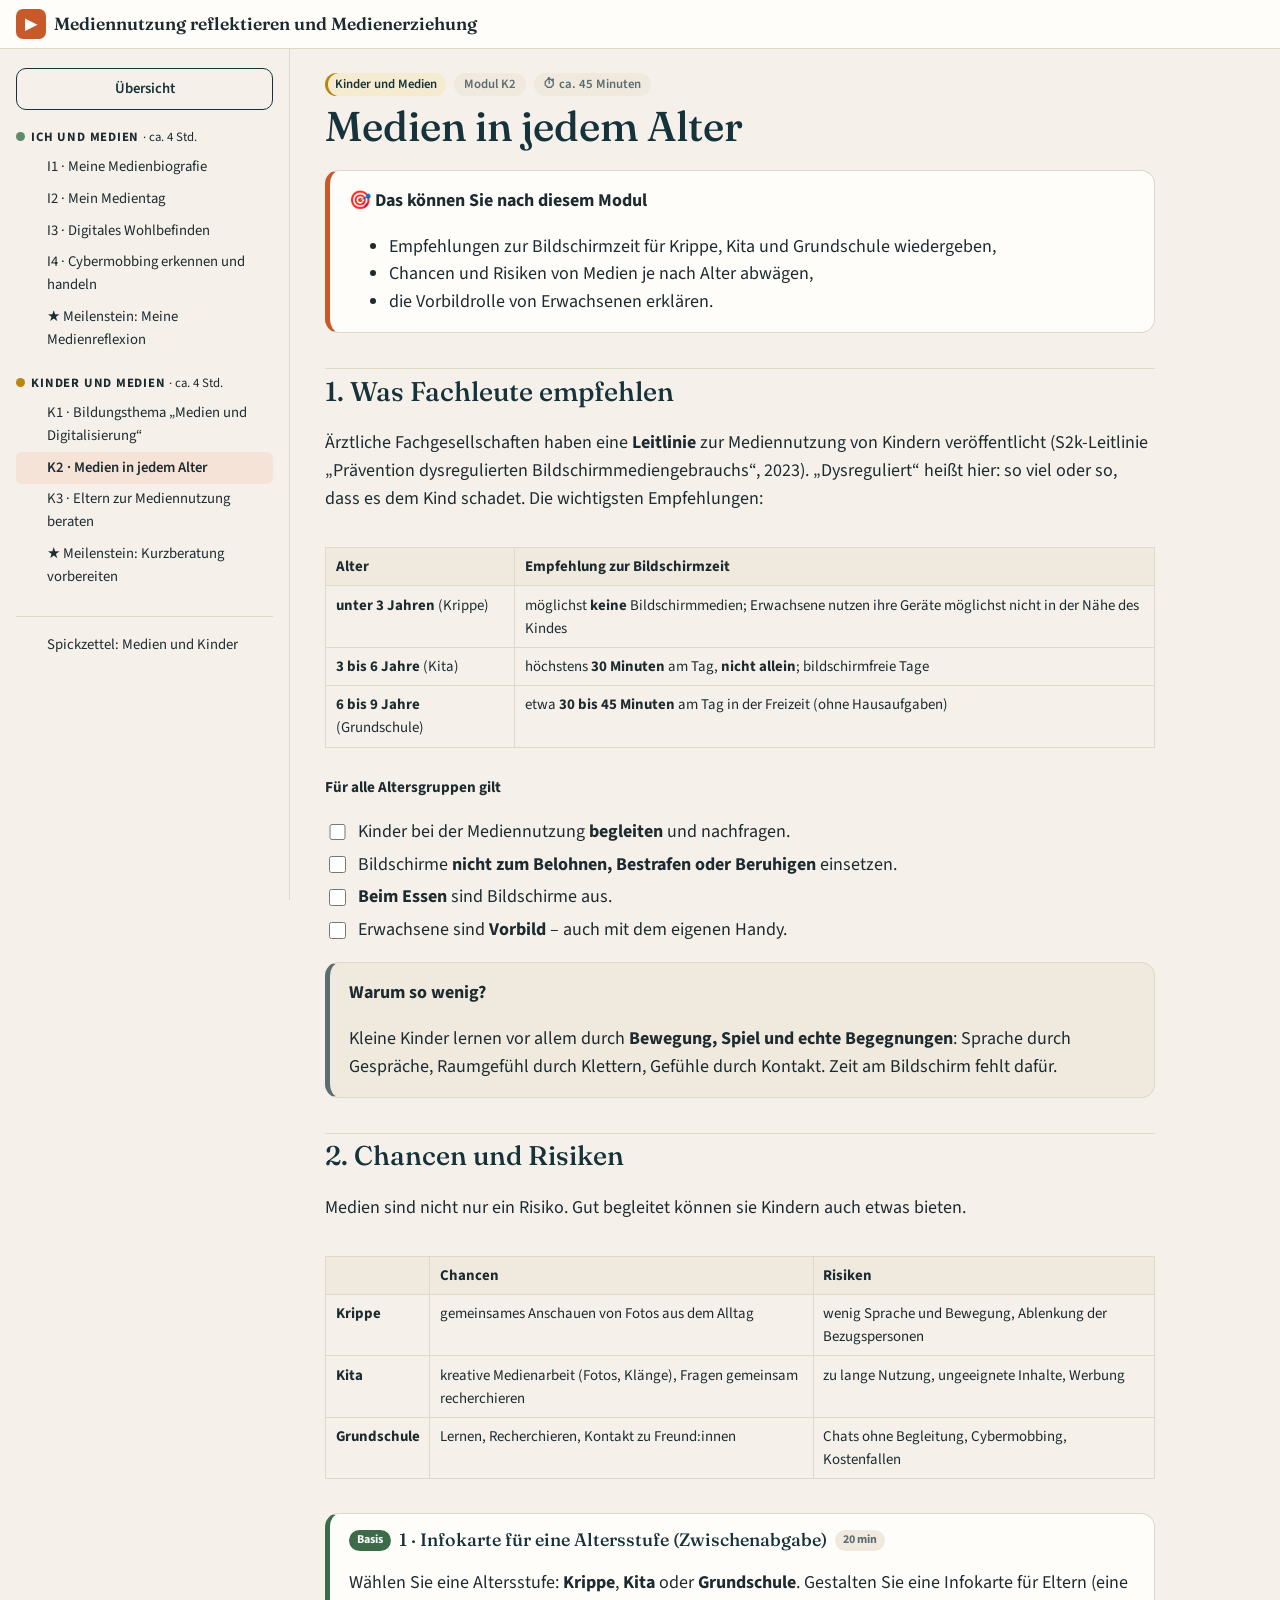
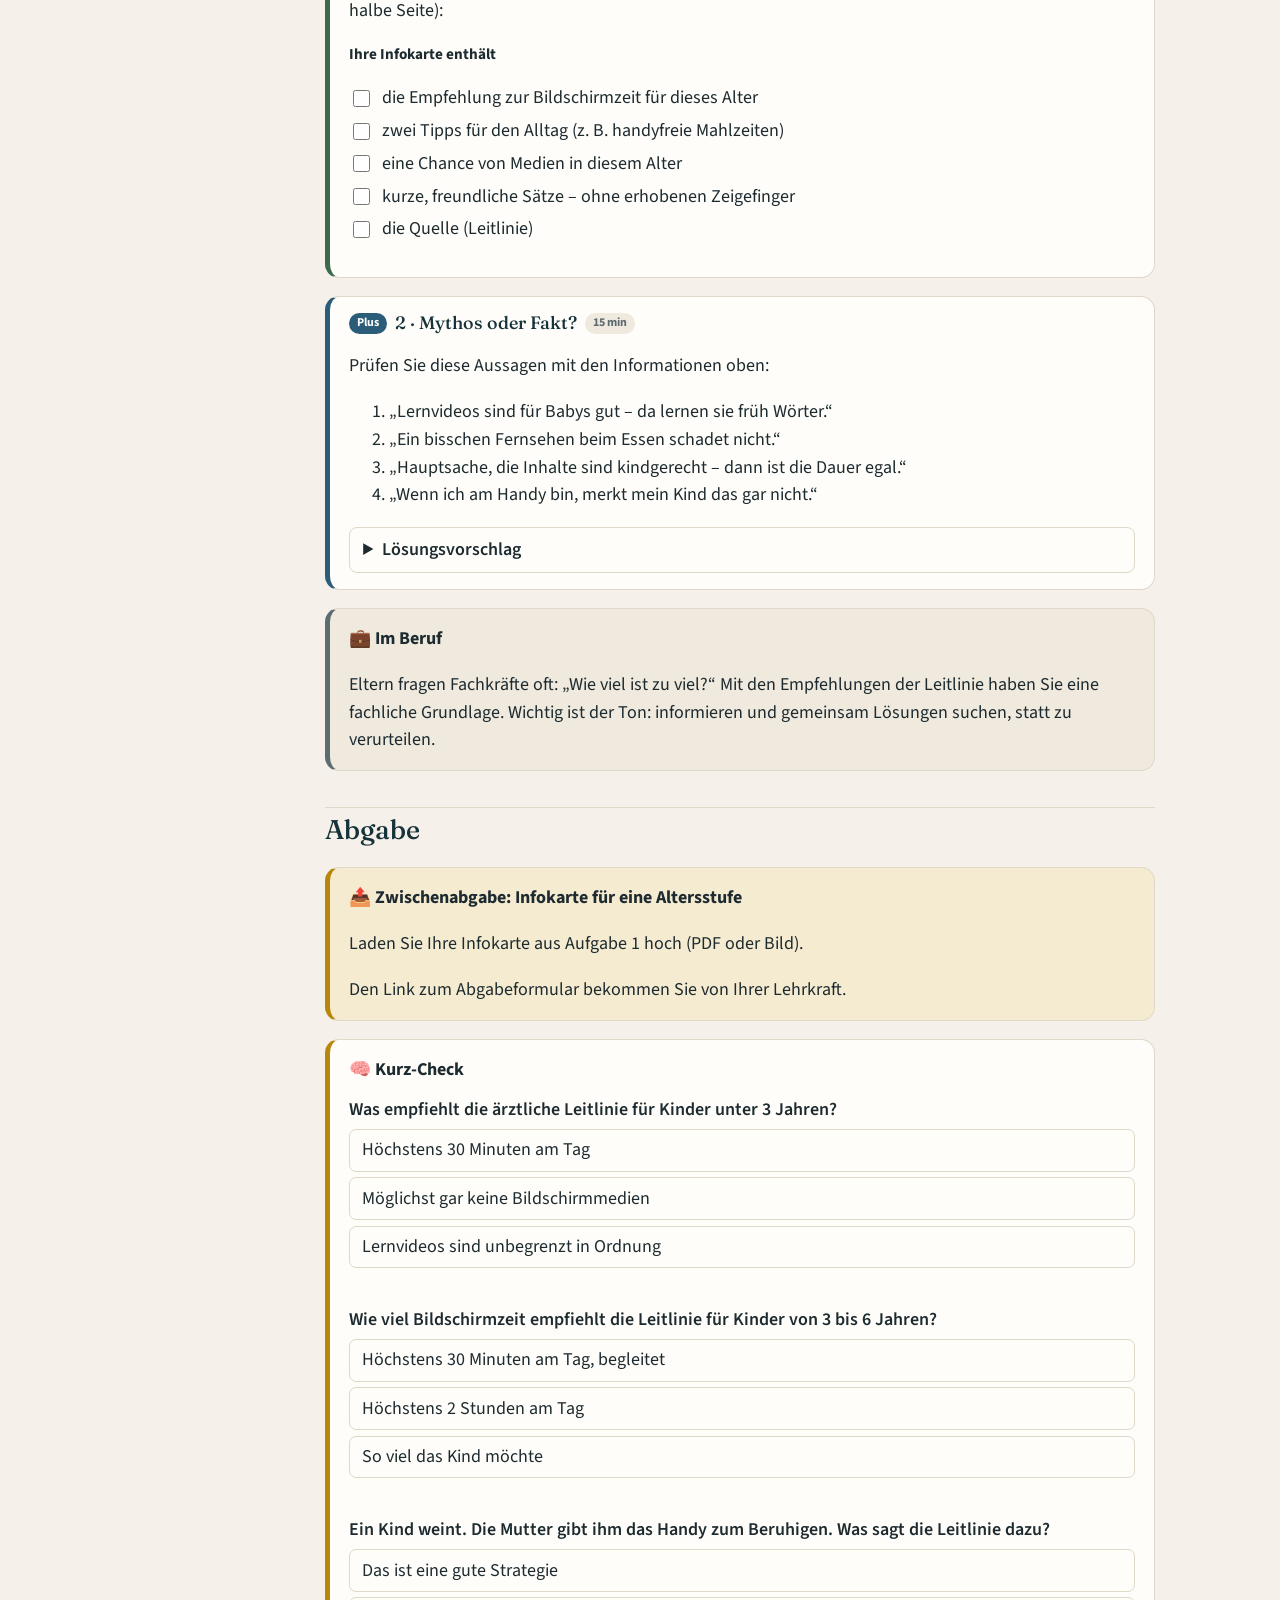
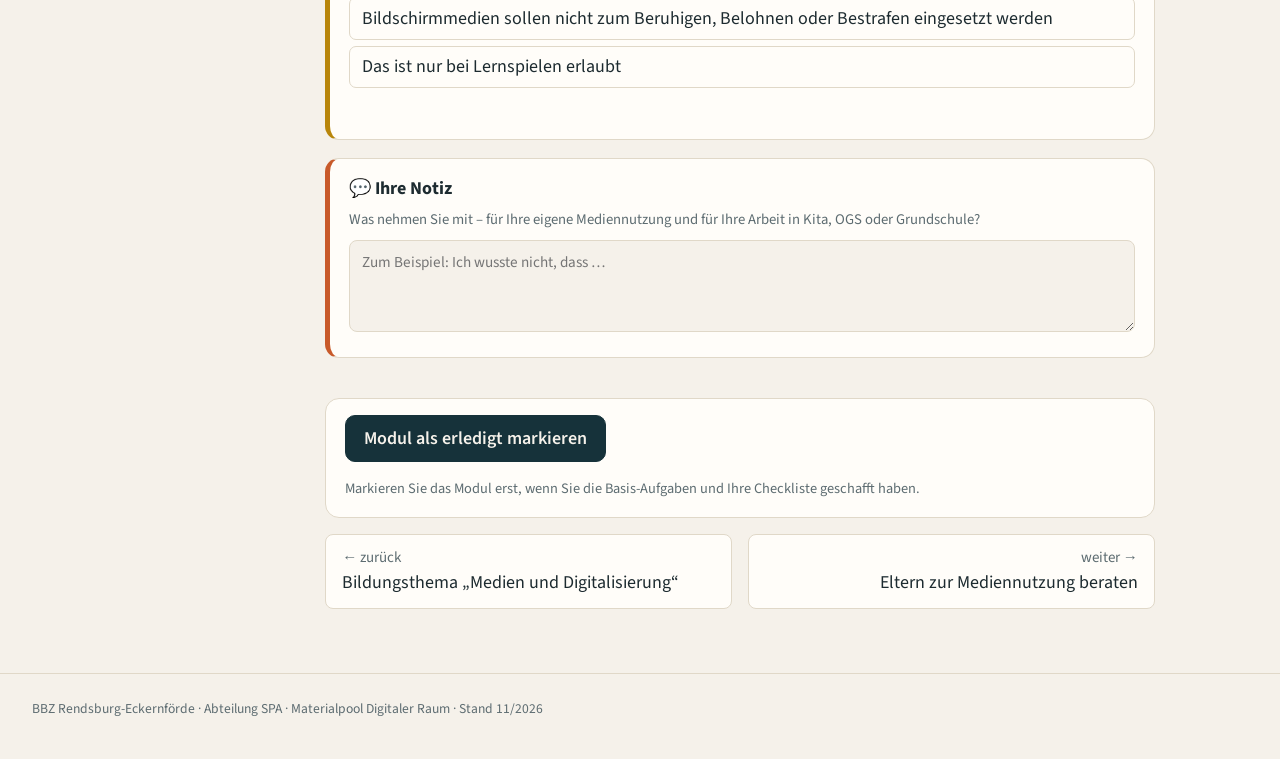
<file: docs/k2-medien-in-jedem-alter.html>
<!doctype html>
<html lang="de">
<head>
<meta charset="utf-8">
<meta name="viewport" content="width=device-width, initial-scale=1">
<title>Medien in jedem Alter – Mediennutzung reflektieren und Medienerziehung</title>
<link rel="stylesheet" href="assets/css/style.css">
<link rel="stylesheet" href="assets/css/kurs.css">
<script src="assets/js/kurs.js"></script>
<script src="assets/js/medien.js" defer></script>
<script src="assets/js/app.js" defer></script>
</head>
<body data-module="k2">
<header id="topbar"></header>
<div class="layout">
<nav id="sidebar" aria-label="Lernpfad"></nav>
<main>
<div class="box goals"><div class="box-title">🎯 Das können Sie nach diesem Modul</div><ul><li>Empfehlungen zur Bildschirmzeit für Krippe, Kita und Grundschule wiedergeben,</li><li>Chancen und Risiken von Medien je nach Alter abwägen,</li><li>die Vorbildrolle von Erwachsenen erklären.</li></ul></div><h2>1. Was Fachleute empfehlen</h2>
<p>Ärztliche Fachgesellschaften haben eine <strong>Leitlinie</strong> zur Mediennutzung von Kindern veröffentlicht (S2k-Leitlinie „Prävention dysregulierten Bildschirmmediengebrauchs“, 2023). „Dysreguliert“ heißt hier: so viel oder so, dass es dem Kind schadet. Die wichtigsten Empfehlungen:</p>
<div class="table-wrap"><table>
<thead>
<tr>
<th>Alter</th>
<th>Empfehlung zur Bildschirmzeit</th>
</tr>
</thead>
<tbody>
<tr>
<td><strong>unter 3 Jahren</strong> (Krippe)</td>
<td>möglichst <strong>keine</strong> Bildschirmmedien; Erwachsene nutzen ihre Geräte möglichst nicht in der Nähe des Kindes</td>
</tr>
<tr>
<td><strong>3 bis 6 Jahre</strong> (Kita)</td>
<td>höchstens <strong>30 Minuten</strong> am Tag, <strong>nicht allein</strong>; bildschirmfreie Tage</td>
</tr>
<tr>
<td><strong>6 bis 9 Jahre</strong> (Grundschule)</td>
<td>etwa <strong>30 bis 45 Minuten</strong> am Tag in der Freizeit (ohne Hausaufgaben)</td>
</tr>
</tbody>
</table></div>
<div class="checkliste"><div class="check-title">Für alle Altersgruppen gilt</div><ul class="check">
<li>Kinder bei der Mediennutzung <strong>begleiten</strong> und nachfragen.</li>
<li>Bildschirme <strong>nicht zum Belohnen, Bestrafen oder Beruhigen</strong> einsetzen.</li>
<li><strong>Beim Essen</strong> sind Bildschirme aus.</li>
<li>Erwachsene sind <strong>Vorbild</strong> – auch mit dem eigenen Handy.</li>
</ul>
</div><div class="box note"><div class="box-title">Warum so wenig?</div><p>Kleine Kinder lernen vor allem durch <strong>Bewegung, Spiel und echte Begegnungen</strong>: Sprache durch Gespräche, Raumgefühl durch Klettern, Gefühle durch Kontakt. Zeit am Bildschirm fehlt dafür.</p>
</div><h2>2. Chancen und Risiken</h2>
<p>Medien sind nicht nur ein Risiko. Gut begleitet können sie Kindern auch etwas bieten.</p>
<div class="table-wrap"><table>
<thead>
<tr>
<th></th>
<th>Chancen</th>
<th>Risiken</th>
</tr>
</thead>
<tbody>
<tr>
<td><strong>Krippe</strong></td>
<td>gemeinsames Anschauen von Fotos aus dem Alltag</td>
<td>wenig Sprache und Bewegung, Ablenkung der Bezugspersonen</td>
</tr>
<tr>
<td><strong>Kita</strong></td>
<td>kreative Medienarbeit (Fotos, Klänge), Fragen gemeinsam recherchieren</td>
<td>zu lange Nutzung, ungeeignete Inhalte, Werbung</td>
</tr>
<tr>
<td><strong>Grundschule</strong></td>
<td>Lernen, Recherchieren, Kontakt zu Freund:innen</td>
<td>Chats ohne Begleitung, Cybermobbing, Kostenfallen</td>
</tr>
</tbody>
</table></div>
<div class="box task basis"><div class="task-head"><span class="lvl basis">Basis</span><h3>1 · Infokarte für eine Altersstufe (Zwischenabgabe)</h3><span class="lvl time">20 min</span></div><p>Wählen Sie eine Altersstufe: <strong>Krippe</strong>, <strong>Kita</strong> oder <strong>Grundschule</strong>. Gestalten Sie eine Infokarte für Eltern (eine halbe Seite):</p>
<div class="checkliste"><div class="check-title">Ihre Infokarte enthält</div><ul class="check">
<li>die Empfehlung zur Bildschirmzeit für dieses Alter</li>
<li>zwei Tipps für den Alltag (z. B. handyfreie Mahlzeiten)</li>
<li>eine Chance von Medien in diesem Alter</li>
<li>kurze, freundliche Sätze – ohne erhobenen Zeigefinger</li>
<li>die Quelle (Leitlinie)</li>
</ul>
</div></div><div class="box task plus"><div class="task-head"><span class="lvl plus">Plus</span><h3>2 · Mythos oder Fakt?</h3><span class="lvl time">15 min</span></div><p>Prüfen Sie diese Aussagen mit den Informationen oben:</p>
<ol>
<li>„Lernvideos sind für Babys gut – da lernen sie früh Wörter.“</li>
<li>„Ein bisschen Fernsehen beim Essen schadet nicht.“</li>
<li>„Hauptsache, die Inhalte sind kindgerecht – dann ist die Dauer egal.“</li>
<li>„Wenn ich am Handy bin, merkt mein Kind das gar nicht.“</li>
</ol>
<details><summary>Lösungsvorschlag</summary><p>Alle vier sind <strong>Mythen</strong>. Unter 3 Jahren empfiehlt die Leitlinie keine Bildschirmmedien (1). Beim Essen sollen Bildschirme aus sein (2). Auch die Dauer zählt, nicht nur der Inhalt (3). Kinder bemerken sehr wohl, wenn Erwachsene abgelenkt sind – Erwachsene sind Vorbild (4).</p>
</details></div><div class="box note"><div class="box-title">💼 Im Beruf</div><p>Eltern fragen Fachkräfte oft: „Wie viel ist zu viel?“ Mit den Empfehlungen der Leitlinie haben Sie eine fachliche Grundlage. Wichtig ist der Ton: informieren und gemeinsam Lösungen suchen, statt zu verurteilen.</p>
</div><h2>Abgabe</h2><div class="box download"><div class="box-title">📤 Zwischenabgabe: Infokarte für eine Altersstufe</div><p>Laden Sie Ihre Infokarte aus Aufgabe 1 hoch (PDF oder Bild).</p>
<div class="abgabe" data-option="Medien in jedem Alter"></div></div><div class="box quiz"><div class="box-title">🧠 Kurz-Check</div><div class="qa" data-right="2"><p class="q">Was empfiehlt die ärztliche Leitlinie für Kinder unter 3 Jahren?</p><ol><li>Höchstens 30 Minuten am Tag</li><li>Möglichst gar keine Bildschirmmedien</li><li>Lernvideos sind unbegrenzt in Ordnung</li></ol><p class="fb" data-ok="Richtig. Kinder unter 3 sollen möglichst keine Bildschirmmedien nutzen." data-no="Für unter Dreijährige empfiehlt die Leitlinie: möglichst gar keine Bildschirmzeit."></p></div><div class="qa" data-right="1"><p class="q">Wie viel Bildschirmzeit empfiehlt die Leitlinie für Kinder von 3 bis 6 Jahren?</p><ol><li>Höchstens 30 Minuten am Tag, begleitet</li><li>Höchstens 2 Stunden am Tag</li><li>So viel das Kind möchte</li></ol><p class="fb" data-ok="Genau – höchstens 30 Minuten am Tag, nicht allein, und gern mit bildschirmfreien Tagen." data-no="Die Leitlinie empfiehlt für 3- bis 6-Jährige höchstens 30 Minuten am Tag – und nicht allein."></p></div><div class="qa" data-right="2"><p class="q">Ein Kind weint. Die Mutter gibt ihm das Handy zum Beruhigen. Was sagt die Leitlinie dazu?</p><ol><li>Das ist eine gute Strategie</li><li>Bildschirmmedien sollen nicht zum Beruhigen, Belohnen oder Bestrafen eingesetzt werden</li><li>Das ist nur bei Lernspielen erlaubt</li></ol><p class="fb" data-ok="Richtig. Kinder sollen andere Wege lernen, mit Gefühlen umzugehen." data-no="Die Leitlinie rät davon ab, Bildschirme zum Beruhigen, Belohnen oder Bestrafen einzusetzen."></p></div></div>
</main>
</div>
<footer class="site">BBZ Rendsburg-Eckernförde · Abteilung SPA · Materialpool Digitaler Raum · Stand 11/2026</footer>
</body>
</html>
</file>
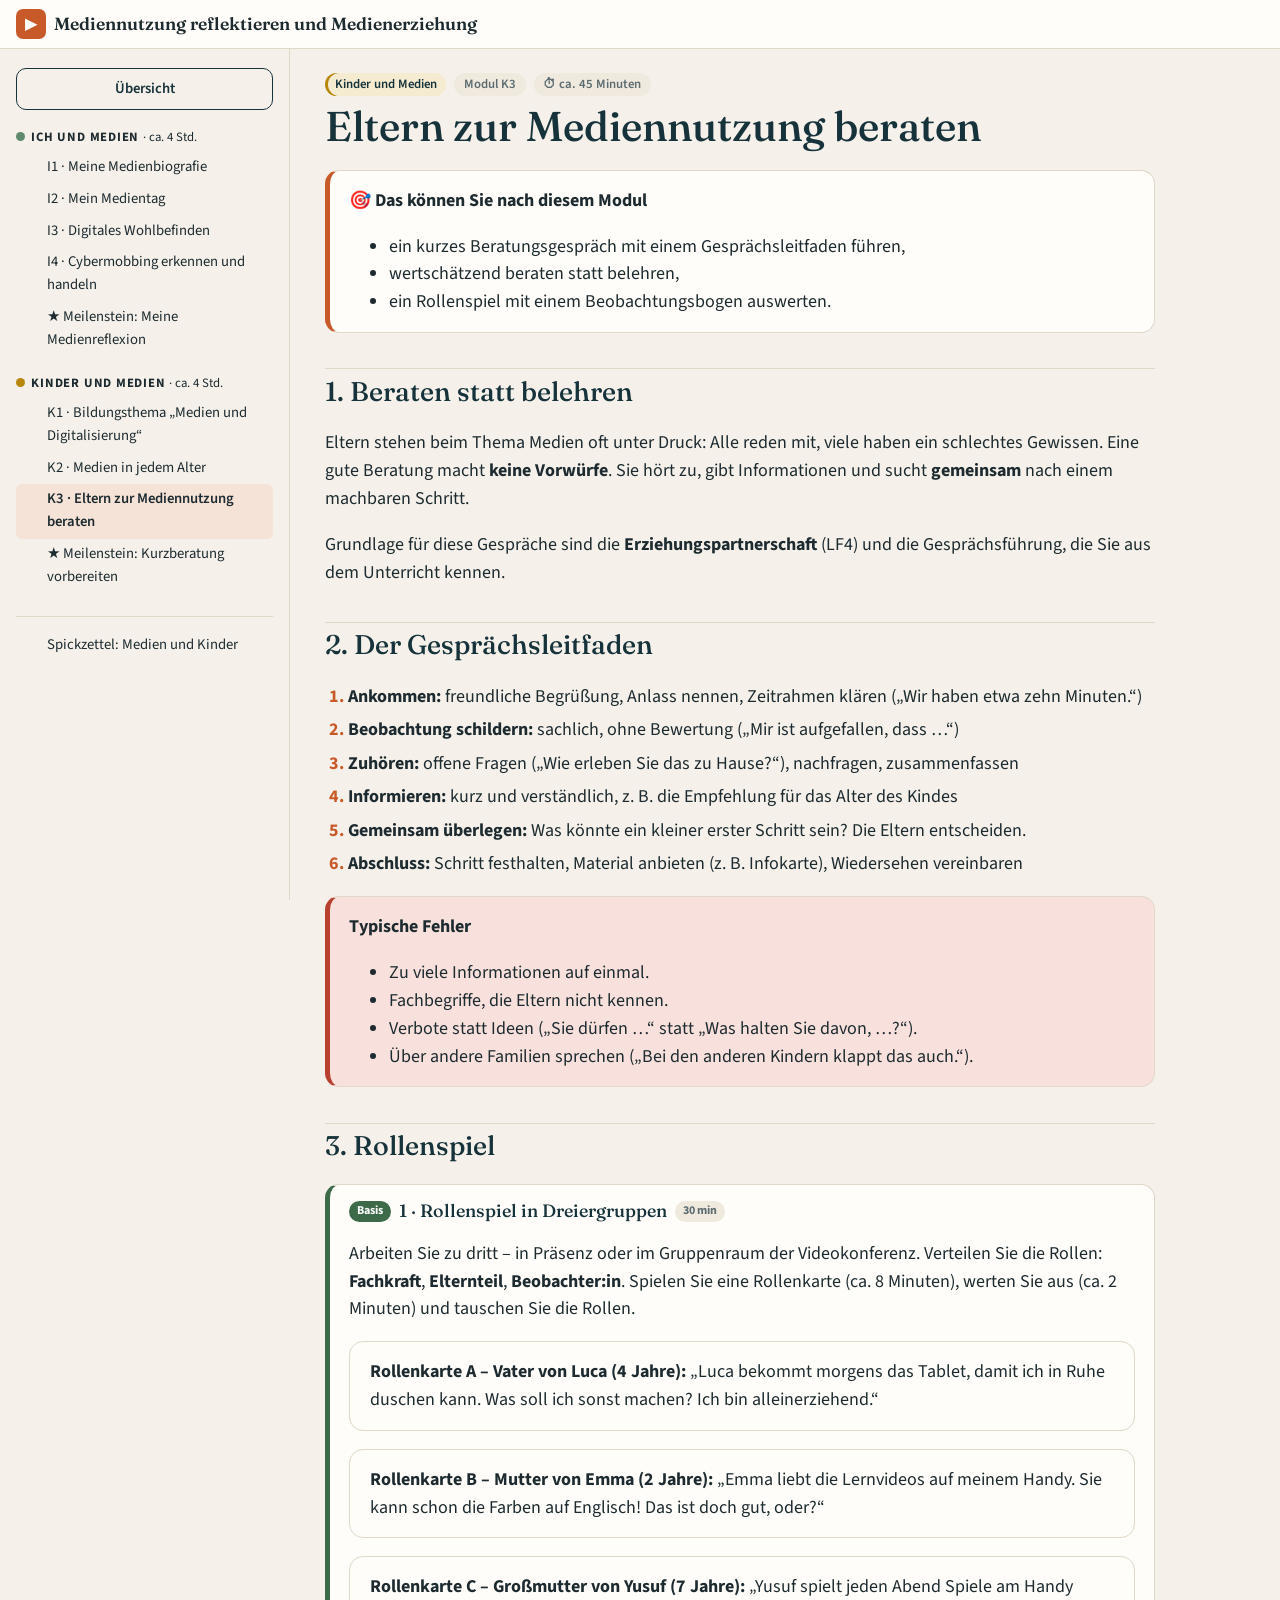
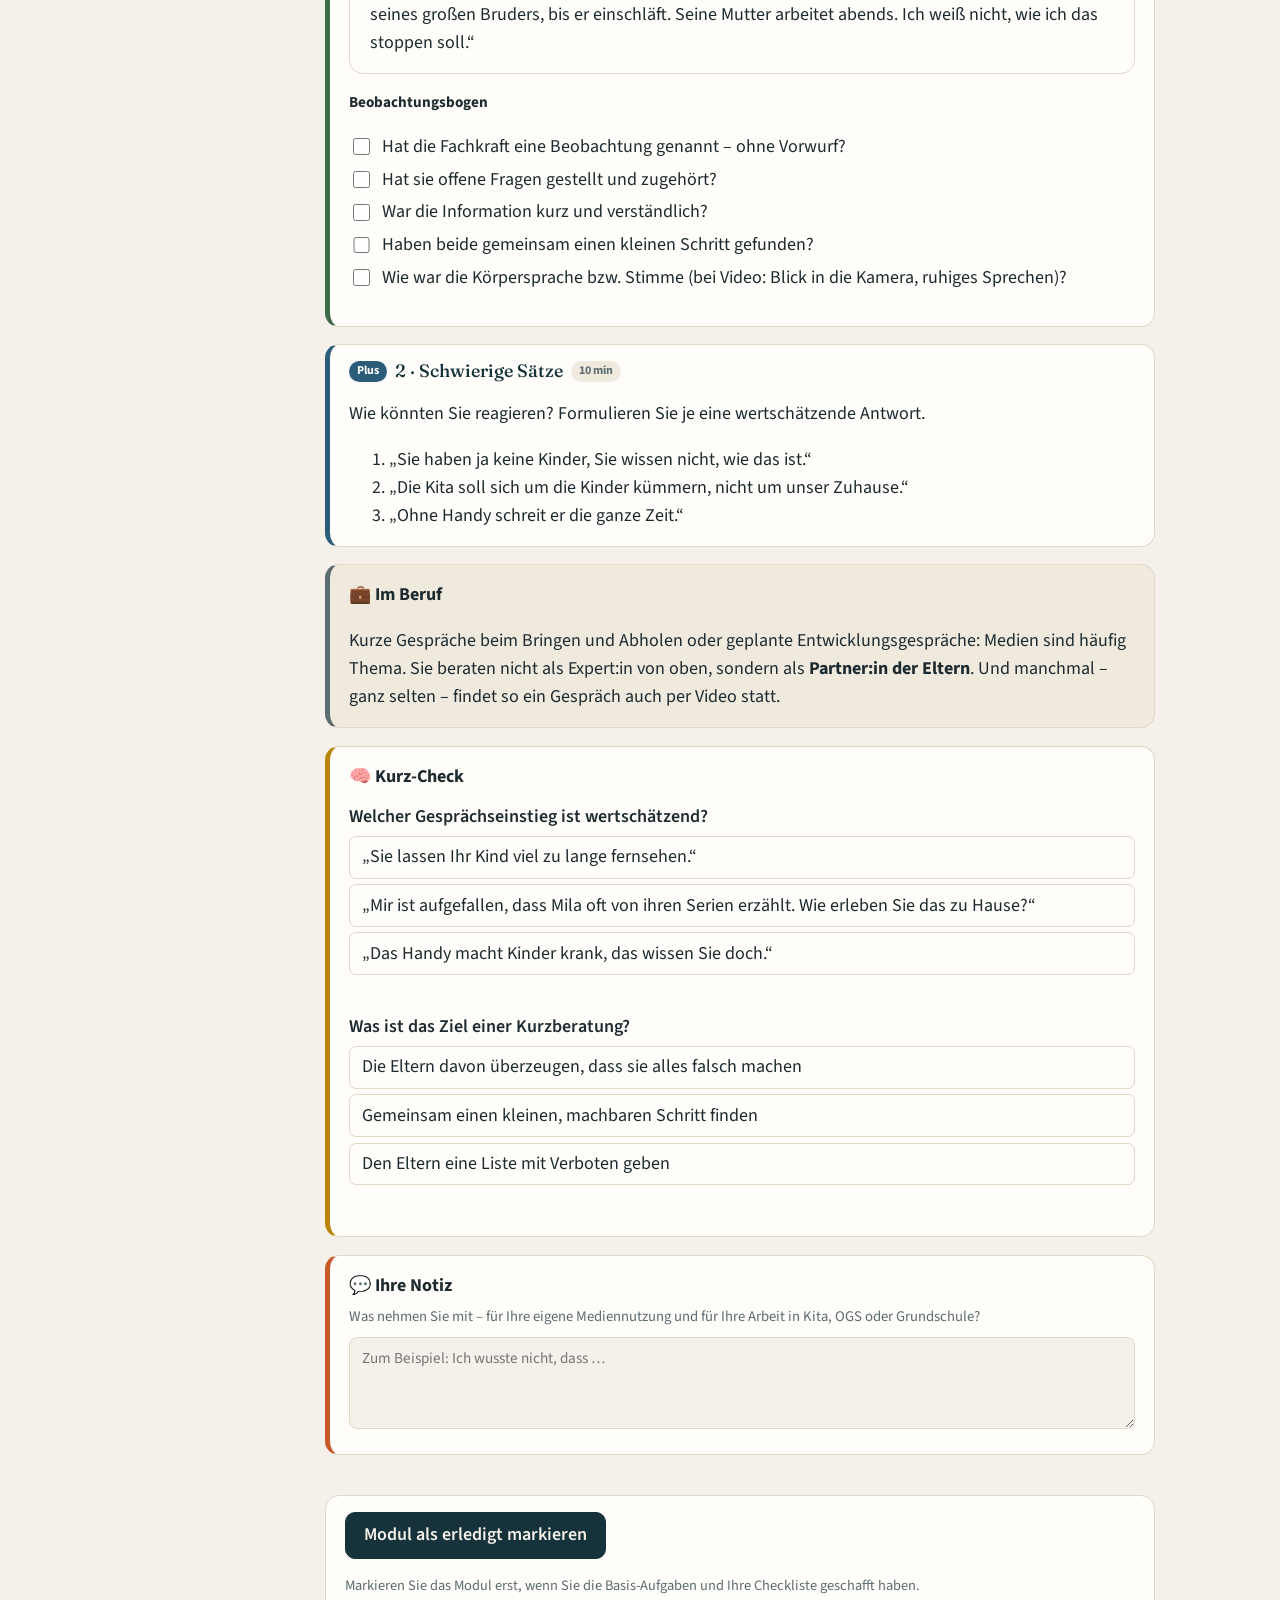
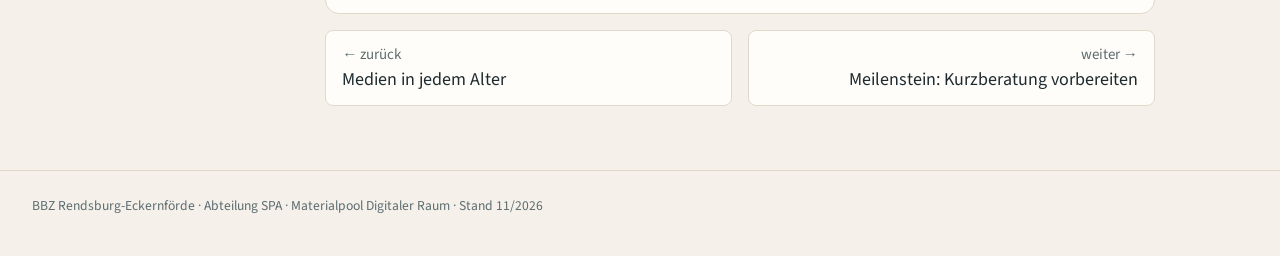
<file: docs/k3-eltern-zur-mediennutzung-beraten.html>
<!doctype html>
<html lang="de">
<head>
<meta charset="utf-8">
<meta name="viewport" content="width=device-width, initial-scale=1">
<title>Eltern zur Mediennutzung beraten – Mediennutzung reflektieren und Medienerziehung</title>
<link rel="stylesheet" href="assets/css/style.css">
<link rel="stylesheet" href="assets/css/kurs.css">
<script src="assets/js/kurs.js"></script>
<script src="assets/js/medien.js" defer></script>
<script src="assets/js/app.js" defer></script>
</head>
<body data-module="k3">
<header id="topbar"></header>
<div class="layout">
<nav id="sidebar" aria-label="Lernpfad"></nav>
<main>
<div class="box goals"><div class="box-title">🎯 Das können Sie nach diesem Modul</div><ul><li>ein kurzes Beratungsgespräch mit einem Gesprächsleitfaden führen,</li><li>wertschätzend beraten statt belehren,</li><li>ein Rollenspiel mit einem Beobachtungsbogen auswerten.</li></ul></div><h2>1. Beraten statt belehren</h2>
<p>Eltern stehen beim Thema Medien oft unter Druck: Alle reden mit, viele haben ein schlechtes Gewissen. Eine gute Beratung macht <strong>keine Vorwürfe</strong>. Sie hört zu, gibt Informationen und sucht <strong>gemeinsam</strong> nach einem machbaren Schritt.</p>
<p>Grundlage für diese Gespräche sind die <strong>Erziehungspartnerschaft</strong> (LF4) und die Gesprächsführung, die Sie aus dem Unterricht kennen.</p>
<h2>2. Der Gesprächsleitfaden</h2>
<div class="schritte"><ol class="steps">
<li><strong>Ankommen:</strong> freundliche Begrüßung, Anlass nennen, Zeitrahmen klären („Wir haben etwa zehn Minuten.“)</li>
<li><strong>Beobachtung schildern:</strong> sachlich, ohne Bewertung („Mir ist aufgefallen, dass …“)</li>
<li><strong>Zuhören:</strong> offene Fragen („Wie erleben Sie das zu Hause?“), nachfragen, zusammenfassen</li>
<li><strong>Informieren:</strong> kurz und verständlich, z. B. die Empfehlung für das Alter des Kindes</li>
<li><strong>Gemeinsam überlegen:</strong> Was könnte ein kleiner erster Schritt sein? Die Eltern entscheiden.</li>
<li><strong>Abschluss:</strong> Schritt festhalten, Material anbieten (z. B. Infokarte), Wiedersehen vereinbaren</li>
</ol>
</div><div class="box warn"><div class="box-title">Typische Fehler</div><ul>
<li>Zu viele Informationen auf einmal.</li>
<li>Fachbegriffe, die Eltern nicht kennen.</li>
<li>Verbote statt Ideen („Sie dürfen …“ statt „Was halten Sie davon, …?“).</li>
<li>Über andere Familien sprechen („Bei den anderen Kindern klappt das auch.“).</li>
</ul>
</div><h2>3. Rollenspiel</h2>
<div class="box task basis"><div class="task-head"><span class="lvl basis">Basis</span><h3>1 · Rollenspiel in Dreiergruppen</h3><span class="lvl time">30 min</span></div><p>Arbeiten Sie zu dritt – in Präsenz oder im Gruppenraum der Videokonferenz. Verteilen Sie die Rollen: <strong>Fachkraft</strong>, <strong>Elternteil</strong>, <strong>Beobachter:in</strong>. Spielen Sie eine Rollenkarte (ca. 8 Minuten), werten Sie aus (ca. 2 Minuten) und tauschen Sie die Rollen.</p>
<div class="box plain"><p><strong>Rollenkarte A – Vater von Luca (4 Jahre):</strong> „Luca bekommt morgens das Tablet, damit ich in Ruhe duschen kann. Was soll ich sonst machen? Ich bin alleinerziehend.“</p>
</div><div class="box plain"><p><strong>Rollenkarte B – Mutter von Emma (2 Jahre):</strong> „Emma liebt die Lernvideos auf meinem Handy. Sie kann schon die Farben auf Englisch! Das ist doch gut, oder?“</p>
</div><div class="box plain"><p><strong>Rollenkarte C – Großmutter von Yusuf (7 Jahre):</strong> „Yusuf spielt jeden Abend Spiele am Handy seines großen Bruders, bis er einschläft. Seine Mutter arbeitet abends. Ich weiß nicht, wie ich das stoppen soll.“</p>
</div><div class="checkliste"><div class="check-title">Beobachtungsbogen</div><ul class="check">
<li>Hat die Fachkraft eine Beobachtung genannt – ohne Vorwurf?</li>
<li>Hat sie offene Fragen gestellt und zugehört?</li>
<li>War die Information kurz und verständlich?</li>
<li>Haben beide gemeinsam einen kleinen Schritt gefunden?</li>
<li>Wie war die Körpersprache bzw. Stimme (bei Video: Blick in die Kamera, ruhiges Sprechen)?</li>
</ul>
</div></div><div class="box task plus"><div class="task-head"><span class="lvl plus">Plus</span><h3>2 · Schwierige Sätze</h3><span class="lvl time">10 min</span></div><p>Wie könnten Sie reagieren? Formulieren Sie je eine wertschätzende Antwort.</p>
<ol>
<li>„Sie haben ja keine Kinder, Sie wissen nicht, wie das ist.“</li>
<li>„Die Kita soll sich um die Kinder kümmern, nicht um unser Zuhause.“</li>
<li>„Ohne Handy schreit er die ganze Zeit.“</li>
</ol>
</div><div class="box note"><div class="box-title">💼 Im Beruf</div><p>Kurze Gespräche beim Bringen und Abholen oder geplante Entwicklungsgespräche: Medien sind häufig Thema. Sie beraten nicht als Expert:in von oben, sondern als <strong>Partner:in der Eltern</strong>. Und manchmal – ganz selten – findet so ein Gespräch auch per Video statt.</p>
</div><div class="box quiz"><div class="box-title">🧠 Kurz-Check</div><div class="qa" data-right="2"><p class="q">Welcher Gesprächseinstieg ist wertschätzend?</p><ol><li>„Sie lassen Ihr Kind viel zu lange fernsehen.“</li><li>„Mir ist aufgefallen, dass Mila oft von ihren Serien erzählt. Wie erleben Sie das zu Hause?“</li><li>„Das Handy macht Kinder krank, das wissen Sie doch.“</li></ol><p class="fb" data-ok="Genau. Eine Beobachtung und eine offene Frage – ohne Vorwurf." data-no="Vorwürfe und Drohungen machen Eltern zu. Beginnen Sie mit einer Beobachtung und einer offenen Frage."></p></div><div class="qa" data-right="2"><p class="q">Was ist das Ziel einer Kurzberatung?</p><ol><li>Die Eltern davon überzeugen, dass sie alles falsch machen</li><li>Gemeinsam einen kleinen, machbaren Schritt finden</li><li>Den Eltern eine Liste mit Verboten geben</li></ol><p class="fb" data-ok="Richtig. Kleine, gemeinsame Schritte sind wirksamer als große Verbote." data-no="Beratung heißt: gemeinsam einen machbaren Schritt finden – nicht belehren."></p></div></div>
</main>
</div>
<footer class="site">BBZ Rendsburg-Eckernförde · Abteilung SPA · Materialpool Digitaler Raum · Stand 11/2026</footer>
</body>
</html>
</file>
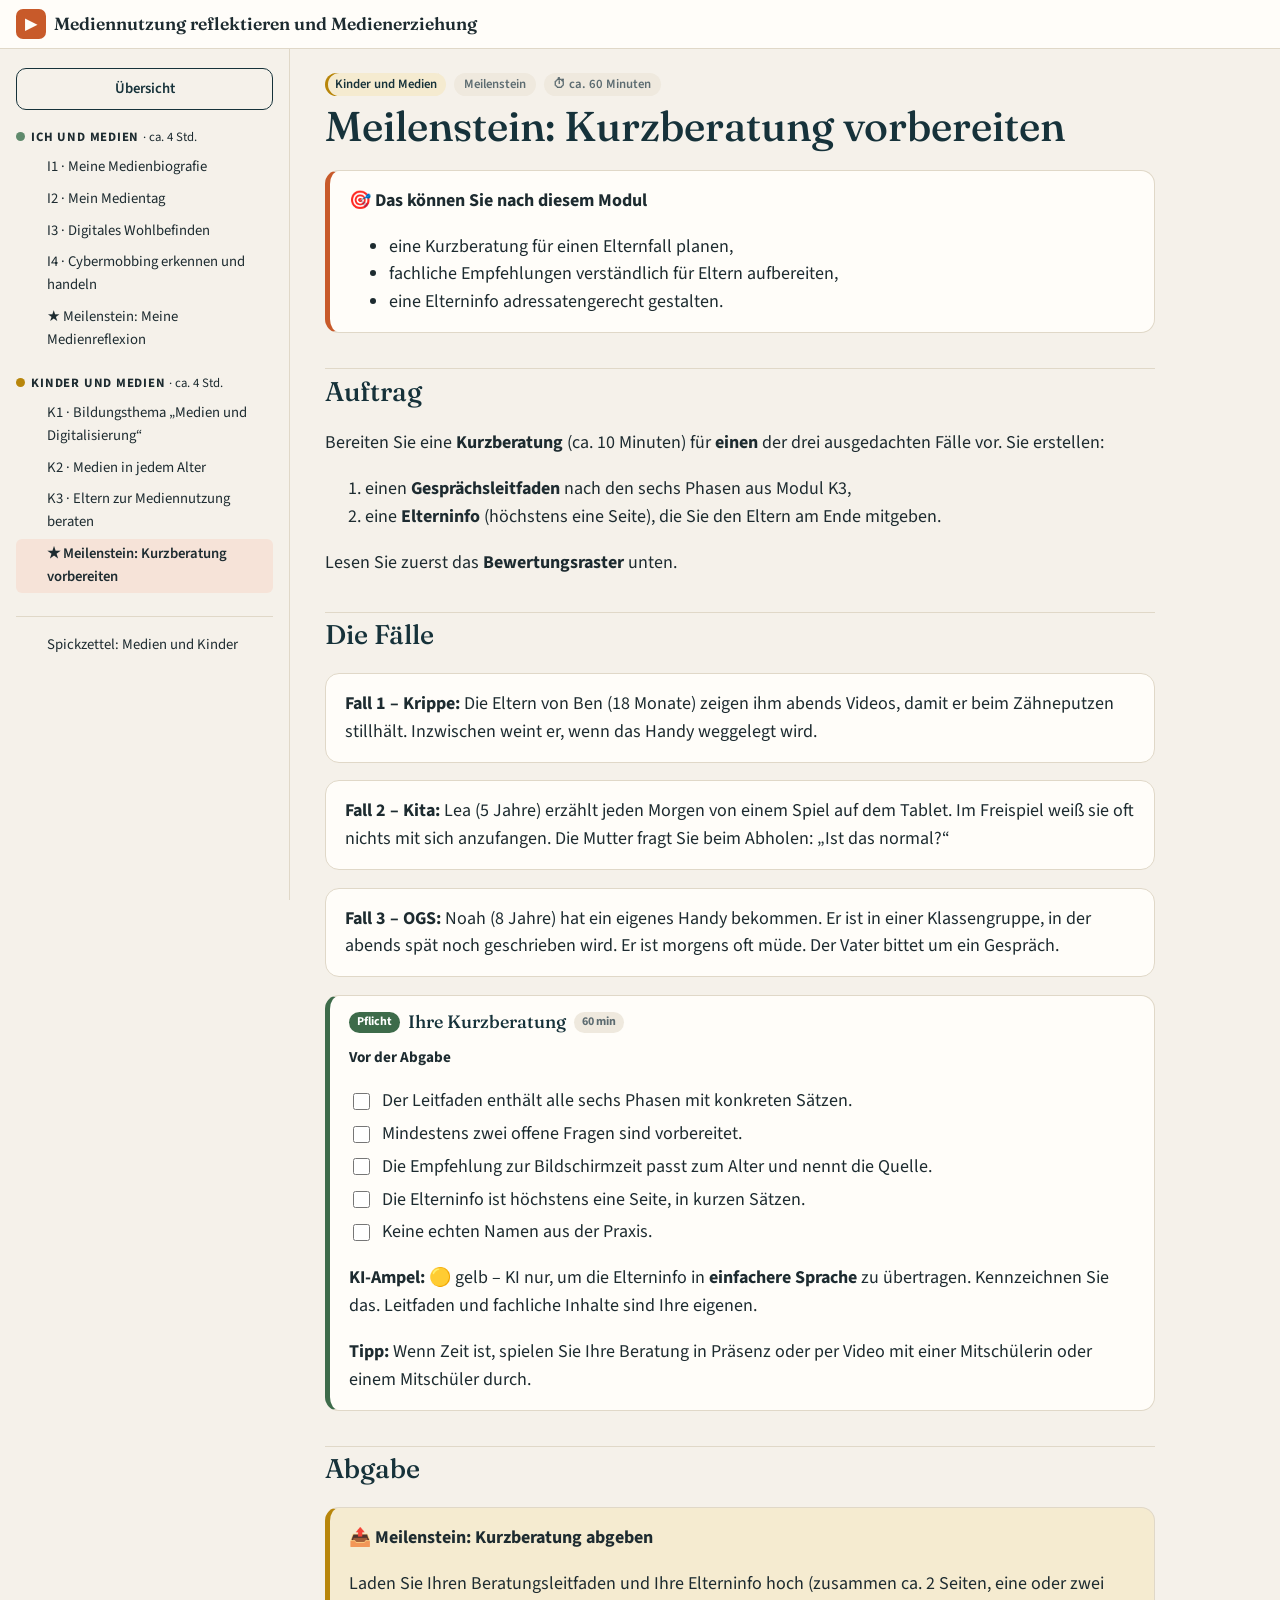
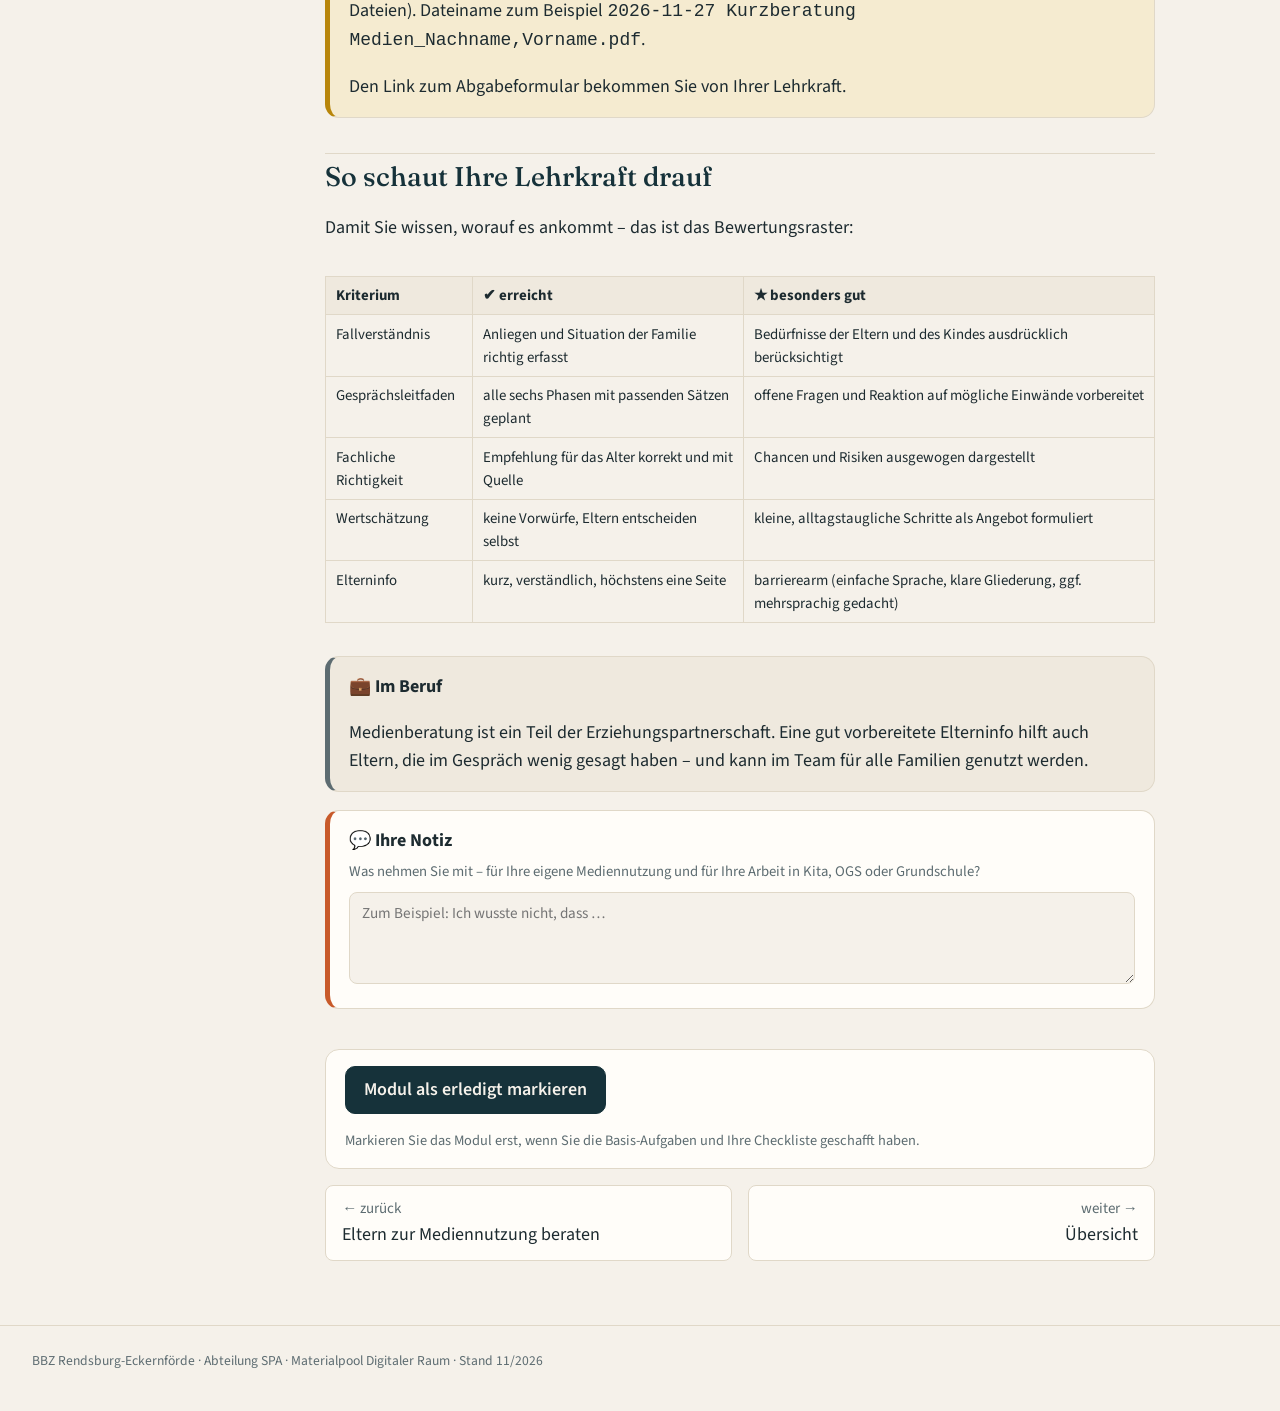
<file: docs/km-meilenstein-kurzberatung-vorbereiten.html>
<!doctype html>
<html lang="de">
<head>
<meta charset="utf-8">
<meta name="viewport" content="width=device-width, initial-scale=1">
<title>Meilenstein: Kurzberatung vorbereiten – Mediennutzung reflektieren und Medienerziehung</title>
<link rel="stylesheet" href="assets/css/style.css">
<link rel="stylesheet" href="assets/css/kurs.css">
<script src="assets/js/kurs.js"></script>
<script src="assets/js/medien.js" defer></script>
<script src="assets/js/app.js" defer></script>
</head>
<body data-module="km">
<header id="topbar"></header>
<div class="layout">
<nav id="sidebar" aria-label="Lernpfad"></nav>
<main>
<div class="box goals"><div class="box-title">🎯 Das können Sie nach diesem Modul</div><ul><li>eine Kurzberatung für einen Elternfall planen,</li><li>fachliche Empfehlungen verständlich für Eltern aufbereiten,</li><li>eine Elterninfo adressatengerecht gestalten.</li></ul></div><h2>Auftrag</h2>
<p>Bereiten Sie eine <strong>Kurzberatung</strong> (ca. 10 Minuten) für <strong>einen</strong> der drei ausgedachten Fälle vor. Sie erstellen:</p>
<ol>
<li>einen <strong>Gesprächsleitfaden</strong> nach den sechs Phasen aus Modul K3,</li>
<li>eine <strong>Elterninfo</strong> (höchstens eine Seite), die Sie den Eltern am Ende mitgeben.</li>
</ol>
<p>Lesen Sie zuerst das <strong>Bewertungsraster</strong> unten.</p>
<h2>Die Fälle</h2>
<div class="box plain"><p><strong>Fall 1 – Krippe:</strong> Die Eltern von Ben (18 Monate) zeigen ihm abends Videos, damit er beim Zähneputzen stillhält. Inzwischen weint er, wenn das Handy weggelegt wird.</p>
</div><div class="box plain"><p><strong>Fall 2 – Kita:</strong> Lea (5 Jahre) erzählt jeden Morgen von einem Spiel auf dem Tablet. Im Freispiel weiß sie oft nichts mit sich anzufangen. Die Mutter fragt Sie beim Abholen: „Ist das normal?“</p>
</div><div class="box plain"><p><strong>Fall 3 – OGS:</strong> Noah (8 Jahre) hat ein eigenes Handy bekommen. Er ist in einer Klassengruppe, in der abends spät noch geschrieben wird. Er ist morgens oft müde. Der Vater bittet um ein Gespräch.</p>
</div><div class="box task basis"><div class="task-head"><span class="lvl basis">Pflicht</span><h3>Ihre Kurzberatung</h3><span class="lvl time">60 min</span></div><div class="checkliste"><div class="check-title">Vor der Abgabe</div><ul class="check">
<li>Der Leitfaden enthält alle sechs Phasen mit konkreten Sätzen.</li>
<li>Mindestens zwei offene Fragen sind vorbereitet.</li>
<li>Die Empfehlung zur Bildschirmzeit passt zum Alter und nennt die Quelle.</li>
<li>Die Elterninfo ist höchstens eine Seite, in kurzen Sätzen.</li>
<li>Keine echten Namen aus der Praxis.</li>
</ul>
</div><p><strong>KI-Ampel:</strong> 🟡 gelb – KI nur, um die Elterninfo in <strong>einfachere Sprache</strong> zu übertragen. Kennzeichnen Sie das. Leitfaden und fachliche Inhalte sind Ihre eigenen.</p>
<p><strong>Tipp:</strong> Wenn Zeit ist, spielen Sie Ihre Beratung in Präsenz oder per Video mit einer Mitschülerin oder einem Mitschüler durch.</p>
</div><h2>Abgabe</h2><div class="box download"><div class="box-title">📤 Meilenstein: Kurzberatung abgeben</div><p>Laden Sie Ihren Beratungsleitfaden und Ihre Elterninfo hoch (zusammen ca. 2 Seiten, eine oder zwei Dateien). Dateiname zum Beispiel <code>2026-11-27 Kurzberatung Medien_Nachname,Vorname.pdf</code>.</p>
<div class="abgabe" data-option="Meilenstein: Kurzberatung vorbereiten"></div></div>
<h2>So schaut Ihre Lehrkraft drauf</h2><p>Damit Sie wissen, worauf es ankommt – das ist das Bewertungsraster:</p><div class="table-wrap"><table><tr><th>Kriterium</th><th>✔ erreicht</th><th>★ besonders gut</th></tr><tr><td>Fallverständnis</td><td>Anliegen und Situation der Familie richtig erfasst</td><td>Bedürfnisse der Eltern und des Kindes ausdrücklich berücksichtigt</td></tr><tr><td>Gesprächsleitfaden</td><td>alle sechs Phasen mit passenden Sätzen geplant</td><td>offene Fragen und Reaktion auf mögliche Einwände vorbereitet</td></tr><tr><td>Fachliche Richtigkeit</td><td>Empfehlung für das Alter korrekt und mit Quelle</td><td>Chancen und Risiken ausgewogen dargestellt</td></tr><tr><td>Wertschätzung</td><td>keine Vorwürfe, Eltern entscheiden selbst</td><td>kleine, alltagstaugliche Schritte als Angebot formuliert</td></tr><tr><td>Elterninfo</td><td>kurz, verständlich, höchstens eine Seite</td><td>barrierearm (einfache Sprache, klare Gliederung, ggf. mehrsprachig gedacht)</td></tr></table></div>
<div class="box note"><div class="box-title">💼 Im Beruf</div><p>Medienberatung ist ein Teil der Erziehungspartnerschaft. Eine gut vorbereitete Elterninfo hilft auch Eltern, die im Gespräch wenig gesagt haben – und kann im Team für alle Familien genutzt werden.</p>
</div>
</main>
</div>
<footer class="site">BBZ Rendsburg-Eckernförde · Abteilung SPA · Materialpool Digitaler Raum · Stand 11/2026</footer>
</body>
</html>
</file>
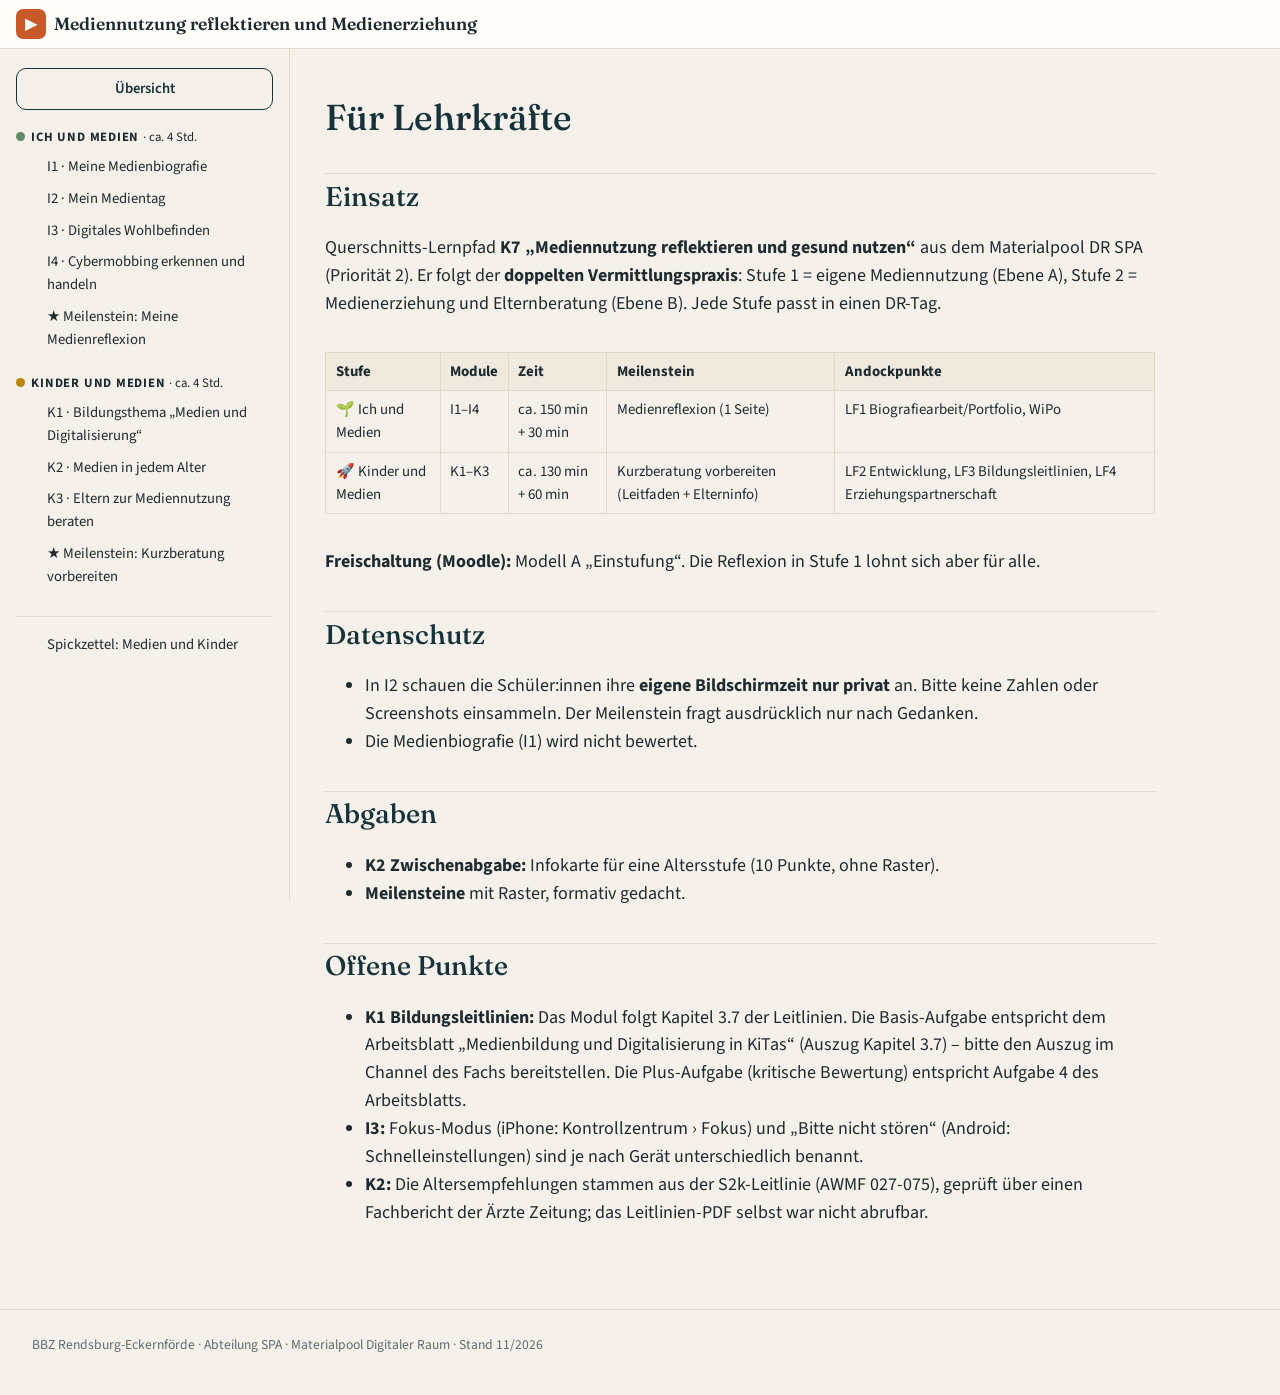
<file: docs/lehrkraefte.html>
<!doctype html>
<html lang="de">
<head>
<meta charset="utf-8">
<meta name="viewport" content="width=device-width, initial-scale=1">
<title>Für Lehrkräfte – Mediennutzung reflektieren und Medienerziehung</title>
<link rel="stylesheet" href="assets/css/style.css">
<link rel="stylesheet" href="assets/css/kurs.css">
<script src="assets/js/kurs.js"></script>
<script src="assets/js/medien.js" defer></script>
<script src="assets/js/app.js" defer></script>
</head>
<body>
<header id="topbar"></header>
<div class="layout">
<nav id="sidebar" aria-label="Lernpfad"></nav>
<main>
<h1>Für Lehrkräfte</h1><h2>Einsatz</h2>
<p>Querschnitts-Lernpfad <strong>K7 „Mediennutzung reflektieren und gesund nutzen“</strong> aus dem Materialpool DR SPA (Priorität 2). Er folgt der <strong>doppelten Vermittlungspraxis</strong>: Stufe 1 = eigene Mediennutzung (Ebene A), Stufe 2 = Medienerziehung und Elternberatung (Ebene B). Jede Stufe passt in einen DR-Tag.</p>
<div class="table-wrap"><table>
<thead>
<tr>
<th>Stufe</th>
<th>Module</th>
<th>Zeit</th>
<th>Meilenstein</th>
<th>Andockpunkte</th>
</tr>
</thead>
<tbody>
<tr>
<td>🌱 Ich und Medien</td>
<td>I1–I4</td>
<td>ca. 150 min + 30 min</td>
<td>Medienreflexion (1 Seite)</td>
<td>LF1 Biografiearbeit/Portfolio, WiPo</td>
</tr>
<tr>
<td>🚀 Kinder und Medien</td>
<td>K1–K3</td>
<td>ca. 130 min + 60 min</td>
<td>Kurzberatung vorbereiten (Leitfaden + Elterninfo)</td>
<td>LF2 Entwicklung, LF3 Bildungsleitlinien, LF4 Erziehungspartnerschaft</td>
</tr>
</tbody>
</table></div>
<p><strong>Freischaltung (Moodle):</strong> Modell A „Einstufung“. Die Reflexion in Stufe 1 lohnt sich aber für alle.</p>
<h2>Datenschutz</h2>
<ul>
<li>In I2 schauen die Schüler:innen ihre <strong>eigene Bildschirmzeit nur privat</strong> an. Bitte keine Zahlen oder Screenshots einsammeln. Der Meilenstein fragt ausdrücklich nur nach Gedanken.</li>
<li>Die Medienbiografie (I1) wird nicht bewertet.</li>
</ul>
<h2>Abgaben</h2>
<ul>
<li><strong>K2 Zwischenabgabe:</strong> Infokarte für eine Altersstufe (10 Punkte, ohne Raster).</li>
<li><strong>Meilensteine</strong> mit Raster, formativ gedacht.</li>
</ul>
<h2>Offene Punkte</h2>
<ul>
<li><strong>K1 Bildungsleitlinien:</strong> Das Modul folgt Kapitel 3.7 der Leitlinien. Die Basis-Aufgabe entspricht dem Arbeitsblatt „Medienbildung und Digitalisierung in KiTas“ (Auszug Kapitel 3.7) – bitte den Auszug im Channel des Fachs bereitstellen. Die Plus-Aufgabe (kritische Bewertung) entspricht Aufgabe 4 des Arbeitsblatts.</li>
<li><strong>I3:</strong> Fokus-Modus (iPhone: Kontrollzentrum › Fokus) und „Bitte nicht stören“ (Android: Schnelleinstellungen) sind je nach Gerät unterschiedlich benannt.</li>
<li><strong>K2:</strong> Die Altersempfehlungen stammen aus der S2k-Leitlinie (AWMF 027-075), geprüft über einen Fachbericht der Ärzte Zeitung; das Leitlinien-PDF selbst war nicht abrufbar.</li>
</ul>

</main>
</div>
<footer class="site">BBZ Rendsburg-Eckernförde · Abteilung SPA · Materialpool Digitaler Raum · Stand 11/2026</footer>
</body>
</html>
</file>
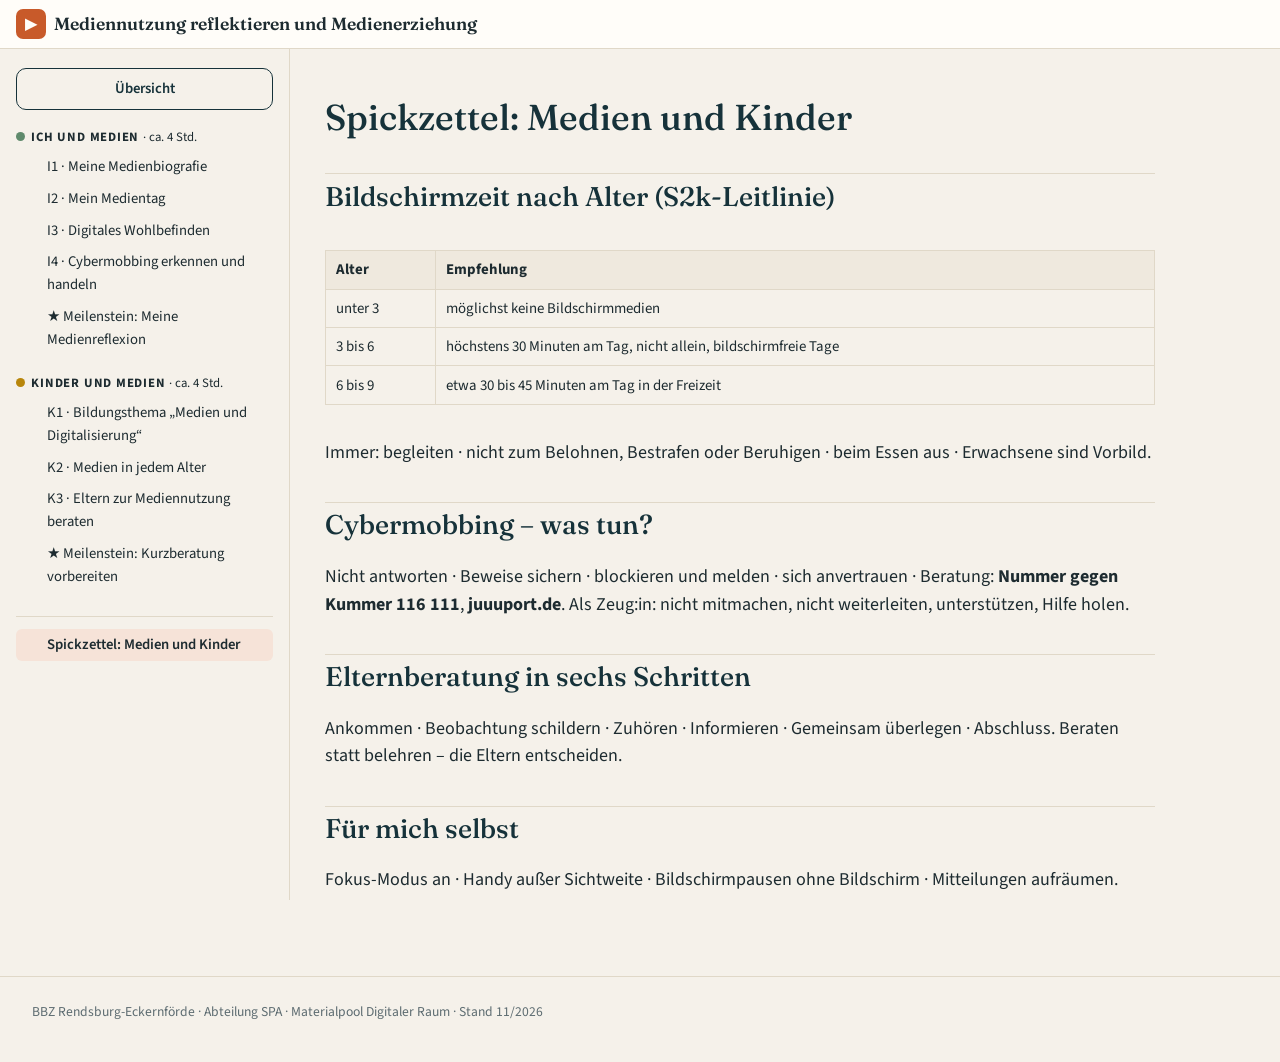
<file: docs/spickzettel.html>
<!doctype html>
<html lang="de">
<head>
<meta charset="utf-8">
<meta name="viewport" content="width=device-width, initial-scale=1">
<title>Spickzettel: Medien und Kinder – Mediennutzung reflektieren und Medienerziehung</title>
<link rel="stylesheet" href="assets/css/style.css">
<link rel="stylesheet" href="assets/css/kurs.css">
<script src="assets/js/kurs.js"></script>
<script src="assets/js/medien.js" defer></script>
<script src="assets/js/app.js" defer></script>
</head>
<body>
<header id="topbar"></header>
<div class="layout">
<nav id="sidebar" aria-label="Lernpfad"></nav>
<main>
<h1>Spickzettel: Medien und Kinder</h1><h2>Bildschirmzeit nach Alter (S2k-Leitlinie)</h2>
<div class="table-wrap"><table>
<thead>
<tr>
<th>Alter</th>
<th>Empfehlung</th>
</tr>
</thead>
<tbody>
<tr>
<td>unter 3</td>
<td>möglichst keine Bildschirmmedien</td>
</tr>
<tr>
<td>3 bis 6</td>
<td>höchstens 30 Minuten am Tag, nicht allein, bildschirmfreie Tage</td>
</tr>
<tr>
<td>6 bis 9</td>
<td>etwa 30 bis 45 Minuten am Tag in der Freizeit</td>
</tr>
</tbody>
</table></div>
<p>Immer: begleiten · nicht zum Belohnen, Bestrafen oder Beruhigen · beim Essen aus · Erwachsene sind Vorbild.</p>
<h2>Cybermobbing – was tun?</h2>
<p>Nicht antworten · Beweise sichern · blockieren und melden · sich anvertrauen · Beratung: <strong>Nummer gegen Kummer 116 111</strong>, <strong>juuuport.de</strong>.
Als Zeug:in: nicht mitmachen, nicht weiterleiten, unterstützen, Hilfe holen.</p>
<h2>Elternberatung in sechs Schritten</h2>
<p>Ankommen · Beobachtung schildern · Zuhören · Informieren · Gemeinsam überlegen · Abschluss.
Beraten statt belehren – die Eltern entscheiden.</p>
<h2>Für mich selbst</h2>
<p>Fokus-Modus an · Handy außer Sichtweite · Bildschirmpausen ohne Bildschirm · Mitteilungen aufräumen.</p>

</main>
</div>
<footer class="site">BBZ Rendsburg-Eckernförde · Abteilung SPA · Materialpool Digitaler Raum · Stand 11/2026</footer>
</body>
</html>
</file>
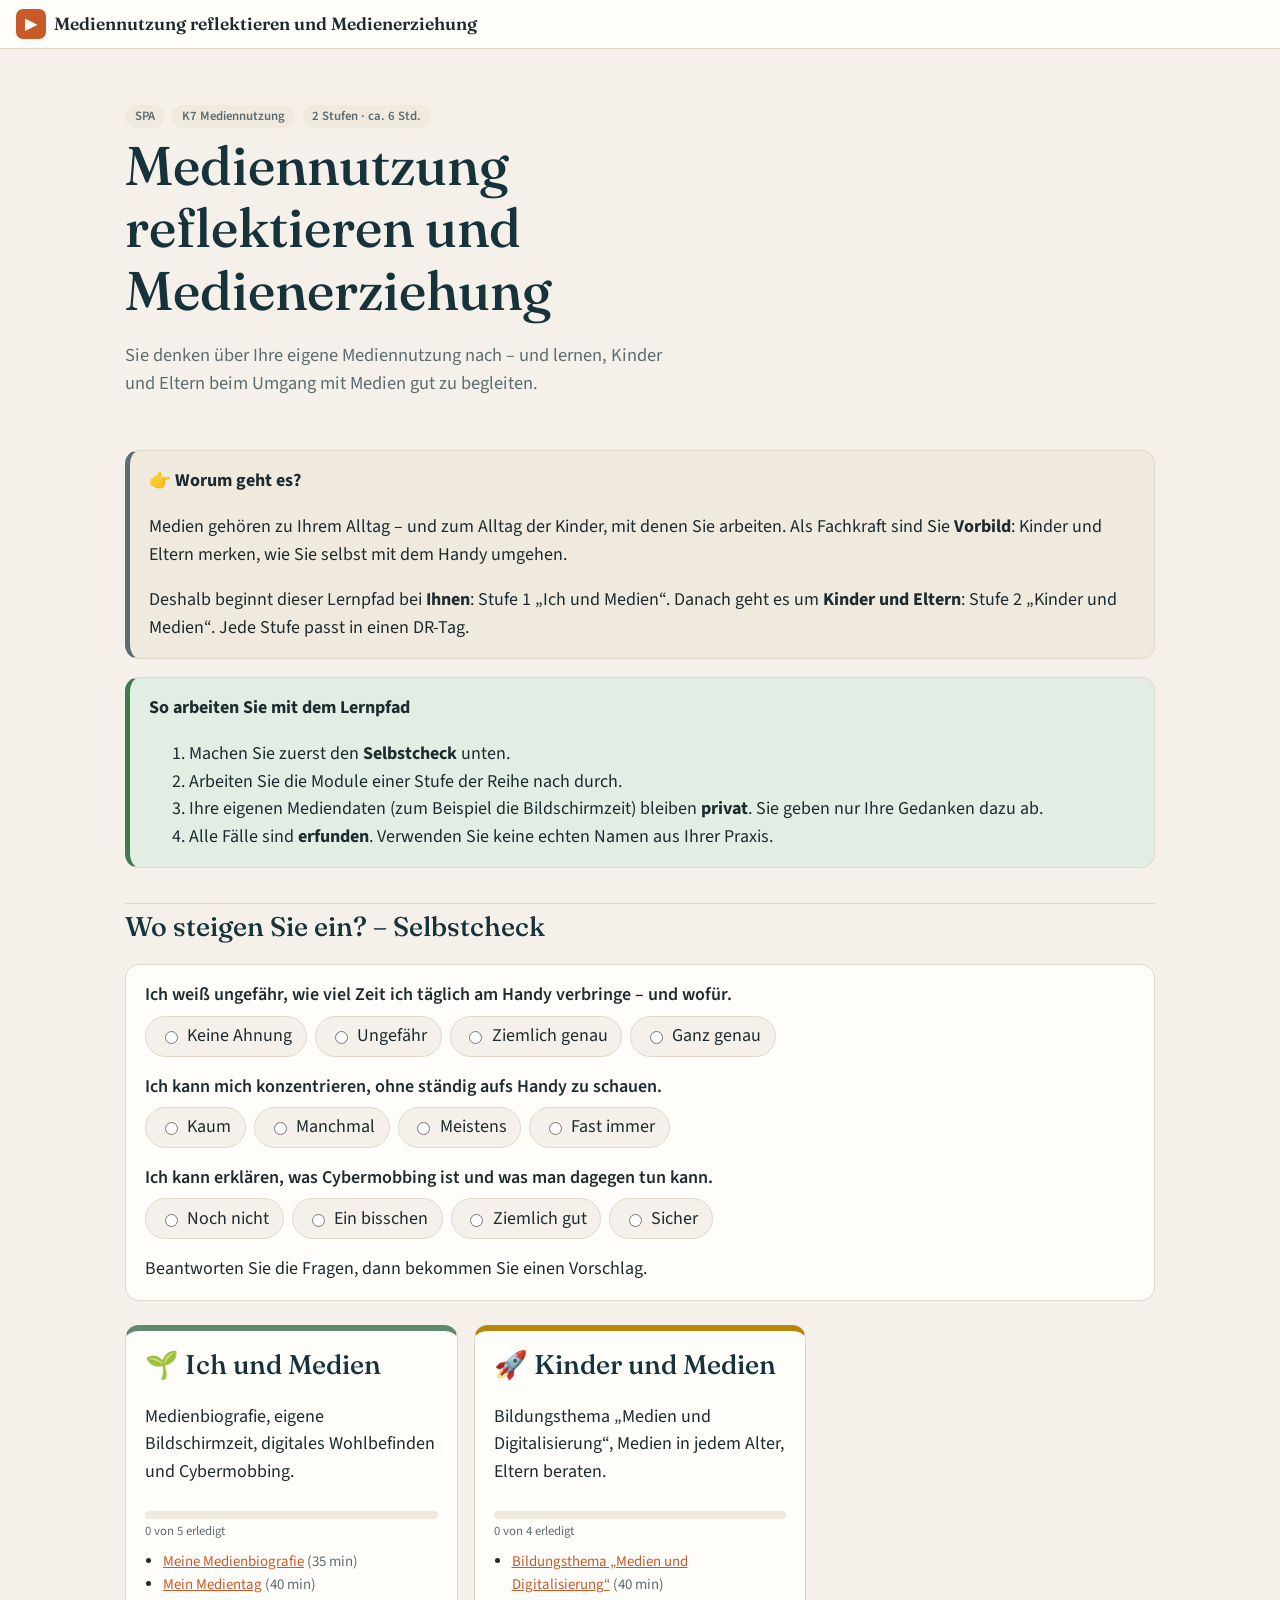
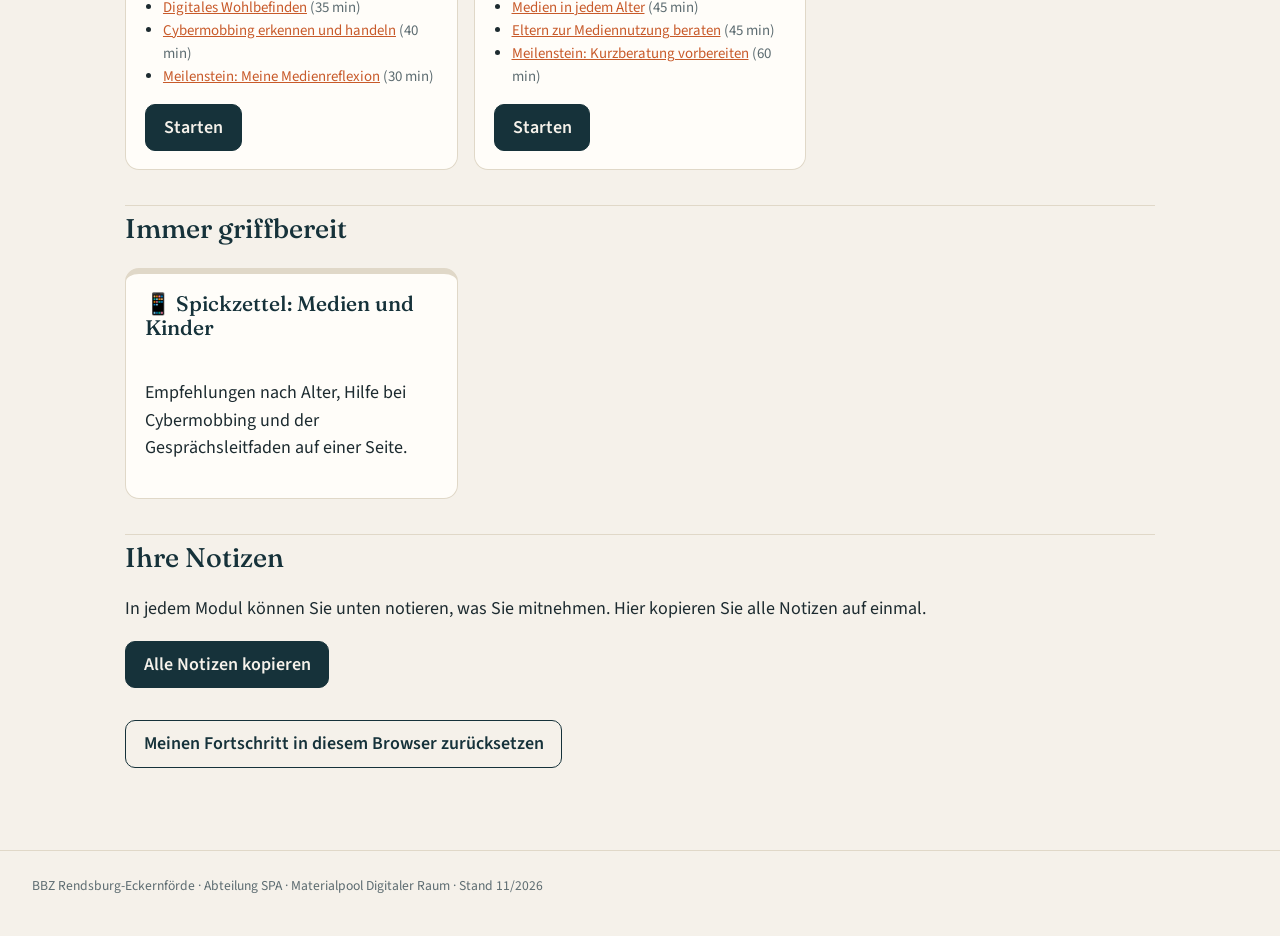
<file: docs/start.html>
<!doctype html>
<html lang="de">
<head>
<meta charset="utf-8">
<meta name="viewport" content="width=device-width, initial-scale=1">
<title>Mein Lernpfad – Mediennutzung reflektieren und Medienerziehung</title>
<link rel="stylesheet" href="assets/css/style.css">
<link rel="stylesheet" href="assets/css/kurs.css">
<script src="assets/js/kurs.js"></script>
<script src="assets/js/medien.js" defer></script>
<script src="assets/js/app.js" defer></script>
</head>
<body data-page="start">
<header id="topbar"></header>
<div class="layout wide">

<main>
<section class="hero"><div class="badges"><span class="badge">SPA</span><span class="badge">K7 Mediennutzung</span><span class="badge">2 Stufen · ca. 6 Std.</span></div><h1>Mein Lernpfad</h1><p class="lead">Sie denken über Ihre eigene Mediennutzung nach – und lernen, Kinder und Eltern beim Umgang mit Medien gut zu begleiten.</p></section><div class="box continue-box" id="pkg-continue" aria-live="polite"><p>Ihr Lernpfad wird geladen …</p></div><div class="levels" id="pkg-levels"></div><div id="pkg-einstufung"></div><h2>Wo steigen Sie ein? – Selbstcheck</h2><div class="box selfcheck" id="selfcheck"><div class="scq"><p>Ich weiß ungefähr, wie viel Zeit ich täglich am Handy verbringe – und wofür.</p><div class="opts"><label><input type="radio" name="q1" value="0">Keine Ahnung</label><label><input type="radio" name="q1" value="1">Ungefähr</label><label><input type="radio" name="q1" value="2">Ziemlich genau</label><label><input type="radio" name="q1" value="3">Ganz genau</label></div></div><div class="scq"><p>Ich kann mich konzentrieren, ohne ständig aufs Handy zu schauen.</p><div class="opts"><label><input type="radio" name="q2" value="0">Kaum</label><label><input type="radio" name="q2" value="1">Manchmal</label><label><input type="radio" name="q2" value="2">Meistens</label><label><input type="radio" name="q2" value="3">Fast immer</label></div></div><div class="scq"><p>Ich kann erklären, was Cybermobbing ist und was man dagegen tun kann.</p><div class="opts"><label><input type="radio" name="q3" value="0">Noch nicht</label><label><input type="radio" name="q3" value="1">Ein bisschen</label><label><input type="radio" name="q3" value="2">Ziemlich gut</label><label><input type="radio" name="q3" value="3">Sicher</label></div></div><p id="suggest" aria-live="polite">Beantworten Sie die Fragen, dann bekommen Sie einen Vorschlag.</p></div><div class="box note"><div class="box-title">👉 So funktioniert’s</div><ol><li>Arbeiten Sie die Module der Reihe nach durch. Am Ende jedes Moduls: <strong>„Modul als erledigt markieren“</strong>.</li><li>Am Ende jeder Stufe geben Sie einen <strong>★ Meilenstein</strong> in Moodle ab.</li><li>Können Sie schon viel? Mit einem <strong>🎯 Einstufungstest</strong> springen Sie direkt in die nächste Stufe.</li></ol></div><h2>Immer griffbereit</h2><div class="levels"><a class="level-card" href="spickzettel.html" style="text-decoration:none;color:inherit"><h3 style="margin-top:0">📱 Spickzettel: Medien und Kinder</h3><p>Empfehlungen nach Alter, Hilfe bei Cybermobbing und der Gesprächsleitfaden auf einer Seite.</p></a></div>
</main>
</div>
<footer class="site">BBZ Rendsburg-Eckernförde · Abteilung SPA · Materialpool Digitaler Raum · Stand 11/2026</footer>
</body>
</html>
</file>
<file: docs/assets/css/style.css>
/* Lernpfad-Baukasten – gemeinsames Design aller Lernpfade (BBZ Rendsburg-Eckernförde).
   Kursspezifisches (Farben der Stufen und Varianten) steht in kurs.css, die bauen.py erzeugt.
   Schriften lokal eingebunden (SIL Open Font License, siehe assets/fonts/). */

@font-face {
  font-family: "Fraunces"; font-style: normal; font-display: swap; font-weight: 100 900;
  src: url(../fonts/fraunces-latin-opsz-normal.woff2) format("woff2-variations");
}
@font-face {
  font-family: "Source Sans 3"; font-style: normal; font-display: swap; font-weight: 200 900;
  src: url(../fonts/source-sans-3-latin-wght-normal.woff2) format("woff2-variations");
}
@font-face {
  font-family: "Source Sans 3"; font-style: italic; font-display: swap; font-weight: 200 900;
  src: url(../fonts/source-sans-3-latin-wght-italic.woff2) format("woff2-variations");
}

:root {
  --bg: #f5f1ea;
  --surface: #fffdf9;
  --surface-2: #efe9de;
  --text: #1d2b30;
  --deep: #16323a;
  --muted: #5d6c71;
  --border: #e0d8c8;
  --accent: #c85a2a;
  --accent-soft: #f6e3d8;
  /* Farbplätze für Stufen (kurs.css ordnet die Stufen zu) */
  --lv-1: #5f8a6c; --lv-1-soft: #e2ece4;
  --lv-2: #b8860b; --lv-2-soft: #f5ebd0;
  --lv-3: #c85a2a; --lv-3-soft: #f6e3d8;
  --lv-4: #2b6f7c; --lv-4-soft: #dcecef;
  --lv-5: #7a5a9a; --lv-5-soft: #ece4f3;
  --ok: #3d7a4d;
  --ok-soft: #e2eee4;
  --warn: #7d5e08;
  --warn-soft: #fbf0d2;
  --bad: #b8402f;
  --bad-soft: #f8e1dc;
  /* Farbplätze für Varianten des Umschalters (z. B. zwei Programme) */
  --v-1: #b7472a;
  --v-2: #2b6f7c;
  --v-3: #7a5a9a;
  --hl: #d99a1e;
  --radius: 14px;
  --shadow: none;
  --font: "Source Sans 3", Arial, sans-serif;
  --font-head: "Fraunces", Georgia, serif;
}

@media (prefers-color-scheme: dark) {
  :root {
    --bg: #121c1f;
    --surface: #1a272b;
    --surface-2: #223237;
    --text: #e7ecec;
    --deep: #cfe0e2;
    --muted: #9fb0b4;
    --border: #2c3d42;
    --accent: #ec8a5a;
    --accent-soft: #3a2820;
    --lv-1: #8fbf9b; --lv-1-soft: #1f3327;
    --lv-2: #e2b34a; --lv-2-soft: #3a3016;
    --lv-3: #ec8a5a; --lv-3-soft: #3a2820;
    --lv-4: #6cc3d1; --lv-4-soft: #17333a;
    --lv-5: #b99ad8; --lv-5-soft: #2d2438;
    --ok: #8fbf9b; --ok-soft: #1f3327;
    --warn: #e2b34a; --warn-soft: #3a3016;
    --bad: #f08a7a; --bad-soft: #3d201c;
    --v-1: #f08a6a;
    --v-2: #6cc3d1;
    --v-3: #b99ad8;
    --hl: #e2b34a;
  }
}

* { box-sizing: border-box; }
html { scroll-behavior: smooth; }
body {
  margin: 0;
  background: var(--bg);
  color: var(--text);
  font-family: var(--font);
  font-size: 18px;
  line-height: 1.55;
}
img { max-width: 100%; height: auto; }
a { color: var(--accent); }
h1, h2, h3 { font-family: var(--font-head); font-weight: 500; color: var(--deep); line-height: 1.15; }
h4 { line-height: 1.25; }
h2 { margin-top: 2.2rem; padding-top: .4rem; border-top: 1px solid var(--border); }
h3 { margin-top: 1.6rem; }

/* ---------- Kopfzeile ---------- */
.topbar {
  position: sticky; top: 0; z-index: 20;
  display: flex; align-items: center; gap: 1rem; flex-wrap: wrap;
  padding: .55rem 1rem;
  background: var(--surface);
  border-bottom: 1px solid var(--border);
}
.brand { font-family: var(--font-head); font-weight: 600; font-size: 1.1rem; text-decoration: none; color: var(--text); display: flex; align-items: center; gap: .5rem; }
.brand .logo {
  width: 30px; height: 30px; border-radius: 7px; background: var(--accent); color: var(--surface);
  display: grid; place-items: center; font-size: 15px; font-weight: 800;
}
.topbar .spacer { flex: 1; }
.menu-btn { display: none; }

.app-switch { display: inline-flex; border: 1px solid var(--border); border-radius: 999px; overflow: hidden; }
.app-switch button {
  border: 0; background: transparent; color: var(--text); font: inherit; font-size: .88rem;
  padding: .3rem .8rem; cursor: pointer;
}
.app-switch button[aria-pressed="true"] { background: var(--text); color: var(--bg); }
.app-switch-label { font-size: .85rem; color: var(--muted); }
@media (max-width: 560px) { .app-switch-label { display: none; } }

/* ---------- Layout ---------- */
.layout { display: grid; grid-template-columns: 290px minmax(0, 1fr); max-width: 1320px; margin: 0 auto; }
.layout.wide { grid-template-columns: minmax(0, 1fr); }
#sidebar {
  position: sticky; top: var(--topbar-h, 52px); align-self: start;
  height: calc(100vh - var(--topbar-h, 52px)); overflow-y: auto; overscroll-behavior: contain;
  padding: 1.2rem 1rem 2rem; border-right: 1px solid var(--border);
  font-size: .92rem;
}
#sidebar h4 { margin: 1.2rem 0 .4rem; font-size: .8rem; text-transform: uppercase; letter-spacing: .06em; }
#sidebar h4 .dot { display: inline-block; width: 9px; height: 9px; border-radius: 50%; margin-right: .4rem; }
#sidebar ul { list-style: none; margin: 0; padding: 0; }
#sidebar li a {
  display: flex; gap: .45rem; align-items: baseline;
  padding: .28rem .5rem; border-radius: 6px; text-decoration: none; color: var(--text);
}
#sidebar li a:hover { background: var(--surface-2); }
#sidebar li a.current { background: var(--accent-soft); font-weight: 600; }
#sidebar li a .tick { width: 1.1em; flex: none; color: var(--ok); }
#sidebar .extra { margin-top: 1.4rem; border-top: 1px solid var(--border); padding-top: .8rem; }

main { padding: 1.5rem 2.2rem 4rem; max-width: 900px; width: 100%; }
.layout.wide main { max-width: 1100px; margin: 0 auto; }

@media (max-width: 900px) {
  .layout { grid-template-columns: minmax(0, 1fr); }
  #sidebar {
    display: none; position: fixed; top: var(--topbar-h, 52px); left: 0; right: 0; bottom: 0;
    height: auto; max-height: none; align-self: stretch; z-index: 15;
    background: var(--surface); border: 0; -webkit-overflow-scrolling: touch;
  }
  body.nav-open #sidebar { display: block; }
  body.nav-open { overflow: hidden; }
  .menu-btn { display: inline-block; border: 1px solid var(--border); background: var(--surface); color: var(--text); border-radius: 8px; padding: .25rem .6rem; font: inherit; }
  main { padding: 1rem 16px 3rem; }
  body { font-size: 16px; }
}

/* ---------- Modulkopf ---------- */
.mod-head { margin-bottom: 1.2rem; }
.badges { display: flex; gap: .5rem; flex-wrap: wrap; margin-bottom: .4rem; }
.badge {
  display: inline-block; font-size: .8rem; font-weight: 600; padding: .12rem .6rem; border-radius: 999px;
  background: var(--surface-2); color: var(--muted);
}
.mod-head h1 { margin: .3rem 0 .4rem; font-size: clamp(1.9rem, 4.5vw, 2.6rem); }

/* ---------- Kästen ---------- */
.box {
  background: var(--surface); border: 1px solid var(--border); border-radius: var(--radius);
  padding: 1rem 1.2rem; margin: 1.1rem 0; box-shadow: var(--shadow);
}
.box > :first-child { margin-top: 0; }
.box > :last-child { margin-bottom: 0; }
.box .box-title { font-weight: 700; display: flex; gap: .5rem; align-items: center; margin-bottom: .4rem; }
.goals { border-left: 5px solid var(--accent); }
.tip { border-left: 5px solid var(--ok); background: var(--ok-soft); }
.design { border-left: 5px solid var(--hl); background: var(--warn-soft); }
.warn { border-left: 5px solid var(--bad); background: var(--bad-soft); }
.note { border-left: 5px solid var(--muted); background: var(--surface-2); }

/* App-spezifische Anleitungen */
.how { border-top: 4px solid var(--border); }
.how .app-label {
  display: inline-block; font-size: .78rem; font-weight: 700; letter-spacing: .03em; color: var(--surface);
  padding: .1rem .55rem; border-radius: 5px; margin-bottom: .5rem;
}
html[data-app="both"] .both-grid { display: grid; grid-template-columns: 1fr 1fr; gap: 1rem; align-items: start; }
html[data-app="both"] .both-grid > .box { margin: 0; }
@media (max-width: 900px) { html[data-app="both"] .both-grid { display: block; } html[data-app="both"] .both-grid > .box { margin: 1rem 0; } }

ol.steps, .schritte ol { padding-left: 1.4rem; }
ol.steps > li, .schritte ol > li { margin: .35rem 0; }
ol.steps > li::marker, .schritte ol > li::marker { font-weight: 700; color: var(--accent); }

/* Menüpfade und Tasten */
.path { white-space: normal; }
.path .seg {
  display: inline-block; padding: 0 .4rem; margin: .1rem 0; border-radius: 5px;
  background: var(--surface-2); border: 1px solid var(--border); font-weight: 600; font-size: .93em;
}
.path .sep { color: var(--muted); margin: 0 .2rem; }
kbd {
  display: inline-block; font-family: inherit; font-size: .85em; font-weight: 600;
  padding: .02rem .4rem; border: 1px solid var(--border); border-bottom-width: 3px;
  border-radius: 5px; background: var(--surface);
}

/* ---------- Ribbon-Schema ---------- */
figure { margin: 1.1rem 0; }
figcaption { font-size: .88rem; color: var(--muted); margin-top: .35rem; }
.ribbon {
  border: 1px solid var(--border); border-radius: 8px; overflow: hidden;
  background: var(--surface); font-size: .82rem; box-shadow: var(--shadow);
}
.ribbon .rb-title {
  display: flex; align-items: center; gap: .5rem; padding: .25rem .6rem; color: var(--surface); font-weight: 600; font-size: .78rem;
}
.ribbon .rb-tabs { display: flex; flex-wrap: wrap; gap: 0; padding: 0 .3rem; background: var(--surface-2); border-bottom: 1px solid var(--border); }
.ribbon .rb-tab { padding: .25rem .45rem; color: var(--muted); white-space: nowrap; }
.ribbon .rb-tab.on {
  color: var(--text); font-weight: 700; background: var(--surface);
  border: 1px solid var(--border); border-bottom-color: var(--surface); margin-bottom: -1px;
  border-radius: 6px 6px 0 0; outline: 3px solid var(--hl); outline-offset: -3px;
}
.ribbon .rb-body { display: flex; flex-wrap: wrap; gap: .4rem; padding: .55rem; align-items: stretch; }
.ribbon .rb-group {
  display: flex; flex-direction: column; justify-content: space-between;
  border: 1px solid var(--border); border-radius: 6px; padding: .3rem .4rem .2rem; min-width: 60px;
  background: var(--surface);
}
.ribbon .rb-btns { display: flex; flex-wrap: wrap; gap: .25rem; }
.ribbon .rb-btn {
  position: relative; padding: .28rem .5rem; border-radius: 5px; border: 1px solid transparent; white-space: nowrap;
}
.ribbon .rb-btn.on { border: 2px solid var(--hl); background: var(--warn-soft); font-weight: 700; }
.ribbon .rb-btn .num {
  position: absolute; top: -9px; right: -9px; width: 18px; height: 18px; border-radius: 50%;
  background: var(--hl); color: #111; font-size: .7rem; font-weight: 800; display: grid; place-items: center;
}
.ribbon .rb-glabel { text-align: center; color: var(--muted); font-size: .72rem; margin-top: .25rem; }
.ribbon .rb-menu {
  margin: 0 .5rem .6rem auto; max-width: 320px; border: 1px solid var(--border); border-radius: 6px;
  background: var(--surface); box-shadow: 0 4px 14px rgba(0,0,0,.12); overflow: hidden;
}
.ribbon .rb-menu .rb-mhead { font-size: .72rem; color: var(--muted); padding: .3rem .6rem 0; }
.ribbon .rb-menu div.it { padding: .25rem .6rem; }
.ribbon .rb-menu div.it.on { background: var(--warn-soft); font-weight: 700; border-left: 4px solid var(--hl); }

/* rechte Seitenleiste (OnlyOffice) bzw. Aufgabenbereich (PowerPoint) */
.sidepanel {
  max-width: 340px; border: 1px solid var(--border); border-radius: 8px; background: var(--surface);
  font-size: .82rem; box-shadow: var(--shadow); overflow: hidden;
}
.sidepanel .sp-head { padding: .35rem .7rem; font-weight: 700; color: var(--surface); }
.sidepanel .sp-row { padding: .25rem .7rem; border-top: 1px solid var(--border); }
.sidepanel .sp-row.h { color: var(--muted); font-size: .72rem; text-transform: uppercase; letter-spacing: .05em; background: var(--surface-2); }
.sidepanel .sp-row.on { background: var(--warn-soft); font-weight: 700; border-left: 4px solid var(--hl); }

/* Screenshot-Platzhalter */
.shot img { border: 1px solid var(--border); border-radius: 8px; display: block; cursor: zoom-in; }
.shot .placeholder {
  border: 2px dashed var(--border); border-radius: 8px; padding: 1rem; background: var(--surface-2);
  color: var(--muted); font-size: .88rem;
}
.shot .placeholder strong { color: var(--text); }
.shot .placeholder code { font-size: .8rem; word-break: break-all; }

/* ---------- Videos ---------- */
.media { display: grid; gap: .6rem; }
.media-item {
  display: flex; gap: .8rem; align-items: flex-start; padding: .6rem .8rem;
  border: 1px solid var(--border); border-radius: 8px; background: var(--surface); text-decoration: none; color: var(--text);
}
.media-item:hover { border-color: var(--accent); }
.media-item .ico {
  flex: none; width: 36px; height: 36px; border-radius: 8px; display: grid; place-items: center; color: var(--surface); font-size: 1rem;
}
.media-item .meta { font-size: .8rem; color: var(--muted); }
.media-item .t { font-weight: 600; }

/* ---------- Aufgaben ---------- */
.task { border-left: 5px solid var(--accent); }
.task .task-head { display: flex; flex-wrap: wrap; gap: .5rem; align-items: center; margin-bottom: .3rem; }
.task .task-head h3 { margin: 0; font-size: 1.12rem; }
.lvl {
  font-size: .75rem; font-weight: 700; padding: .08rem .5rem; border-radius: 999px; color: #fff;
}
.lvl.basis { background: #3d6b4a; }
.lvl.plus { background: #2b5d78; }
.lvl.kreativ { background: #8a3f6e; }
.lvl.time { background: var(--surface-2); color: var(--muted); }
.task.basis { border-left-color: #3d6b4a; }
.task.plus { border-left-color: #2b5d78; }
.task.kreativ { border-left-color: #8a3f6e; }

ul.check { list-style: none; padding-left: 0; }
ul.check li { display: flex; gap: .55rem; align-items: flex-start; margin: .3rem 0; }
ul.check input { margin-top: .35rem; width: 1.05rem; height: 1.05rem; accent-color: var(--ok); flex: none; }
ul.check li.done label { color: var(--muted); }
.check-title { font-weight: 700; margin-top: .8rem; font-size: .95rem; }

details {
  border: 1px solid var(--border); border-radius: 8px; padding: .5rem .8rem; margin: .7rem 0; background: var(--surface);
}
details summary { cursor: pointer; font-weight: 600; }
details[open] summary { margin-bottom: .4rem; }

/* ---------- Quiz ---------- */
.quiz { border-left: 5px solid var(--lv-2); }
.quiz .q { font-weight: 600; margin: .8rem 0 .3rem; }
.quiz ol { list-style: none; padding: 0; margin: 0; display: grid; gap: .35rem; }
.quiz li button {
  width: 100%; text-align: left; font: inherit; color: var(--text); cursor: pointer;
  padding: .4rem .7rem; border: 1px solid var(--border); border-radius: 7px; background: var(--surface);
}
.quiz li button:hover { border-color: var(--lv-2); }
.quiz li button.right { background: var(--ok-soft); border-color: var(--ok); }
.quiz li button.wrong { background: var(--bad-soft); border-color: var(--bad); }
.quiz .fb { min-height: 1.4em; margin: .3rem 0 .6rem; font-size: .92rem; }

/* ---------- Notizen, Selbstcheck, Ampel ---------- */
textarea {
  width: 100%; min-height: 80px; font: inherit; font-size: .95rem; padding: .6rem .7rem;
  border-radius: 8px; border: 1px solid var(--border); background: var(--bg); color: var(--text); resize: vertical;
}
.note-box { border-left: 5px solid var(--accent); }
.selfcheck .scq { margin: 0 0 1rem; }
.selfcheck .scq p { margin: 0 0 .4rem; font-weight: 600; }
.opts { display: flex; flex-wrap: wrap; gap: .5rem; }
.opts label {
  display: flex; align-items: center; gap: .4rem; padding: .35rem .85rem; cursor: pointer;
  border: 1px solid var(--border); border-radius: 999px; background: var(--bg);
}
.opts input { accent-color: var(--accent); }
.opts label:has(input:checked) { border-color: var(--accent); background: var(--accent-soft); }
#suggest { min-height: 1.6em; margin: .2rem 0 0; }
.ampel { display: grid; gap: .5rem; margin: .6rem 0; }
.ampel > div { display: flex; gap: .6rem; align-items: flex-start; padding: .5rem .7rem; border-radius: 8px; background: var(--surface); border: 1px solid var(--border); }
.ampel .dot { flex: none; width: 13px; height: 13px; border-radius: 50%; margin-top: .4rem; }
.ampel .g { background: #16a34a; } .ampel .y { background: #eab308; } .ampel .r { background: #dc2626; }

/* ---------- Abschluss & Pager ---------- */
.done-wrap { margin: 2.5rem 0 1rem; padding: 1rem 1.2rem; border-radius: var(--radius); background: var(--surface); border: 1px solid var(--border); display: flex; gap: 1rem; align-items: center; flex-wrap: wrap; }
.btn {
  display: inline-block; font: inherit; font-weight: 600; cursor: pointer; text-decoration: none;
  padding: .55rem 1.1rem; border-radius: 10px; border: 1px solid var(--deep); background: var(--deep); color: var(--bg);
}
.btn.secondary { background: transparent; color: var(--deep); }
.btn.is-done { background: var(--ok); border-color: var(--ok); }
.pager { display: flex; justify-content: space-between; gap: 1rem; margin-top: 1rem; }
.pager a { flex: 1; padding: .7rem 1rem; border: 1px solid var(--border); border-radius: 8px; text-decoration: none; color: var(--text); background: var(--surface); }
.pager a:hover { border-color: var(--accent); }
.pager a small { display: block; color: var(--muted); }
.pager a.next { text-align: right; }

/* ---------- Startseite ---------- */
.hero { padding: 2rem 0 1rem; }
.hero { position: relative; }
.hero h1 { font-size: clamp(2.2rem, 6vw, 3.4rem); margin: 0 0 .5rem; max-width: 16ch; }
.hero .logo-bbz { position: absolute; top: 1.2rem; right: 0; width: 120px; height: auto; border-radius: 6px; }
@media (max-width: 560px) { .hero .logo-bbz { width: 84px; top: .8rem; } .hero h1 { max-width: 11ch; } }
.hero p.lead { font-size: 1.15rem; color: var(--muted); max-width: 60ch; }
.levels { display: grid; grid-template-columns: repeat(3, 1fr); gap: 1rem; margin: 1.5rem 0; }
.levels.two { grid-template-columns: repeat(2, 1fr); }
@media (max-width: 900px) { .levels, .levels.two { grid-template-columns: 1fr; } }
.level-card {
  background: var(--surface); border: 1px solid var(--border); border-radius: var(--radius); padding: 1.1rem 1.2rem;
  border-top: 6px solid var(--border); box-shadow: var(--shadow); display: flex; flex-direction: column;
}
.level-card h2 { border: 0; margin: 0 0 .3rem; padding: 0; }
.level-card ul { padding-left: 1.1rem; margin: .5rem 0 1rem; font-size: .93rem; }
.level-card .btn { margin-top: auto; align-self: flex-start; }
.progress { height: 8px; border-radius: 99px; background: var(--surface-2); overflow: hidden; margin: .4rem 0 .2rem; }
.progress > span { display: block; height: 100%; background: var(--ok); width: 0; transition: width .3s; }
.progress-label { font-size: .8rem; color: var(--muted); }

table { border-collapse: collapse; width: 100%; font-size: .93rem; margin: 1rem 0; }
th, td { border: 1px solid var(--border); padding: .45rem .6rem; text-align: left; vertical-align: top; }
th { background: var(--surface-2); }
.table-wrap { overflow-x: auto; }

.status { font-size: .75rem; font-weight: 700; padding: .05rem .45rem; border-radius: 99px; white-space: nowrap; }
.status.ok { background: var(--ok-soft); color: var(--ok); }
.status.open { background: var(--warn-soft); color: var(--warn); }

footer.site { max-width: 1320px; margin: 0 auto; padding: 1.5rem 2rem 2.5rem; color: var(--muted); font-size: .85rem; border-top: 1px solid var(--border); }

@media print {
  .topbar, #sidebar, .pager, .done-wrap, .app-switch { display: none !important; }
  .layout { display: block; }
  details { break-inside: avoid; }
  details:not([open]) > *:not(summary) { display: none; }
}

/* Übungsdateien */
.download { border-left: 5px solid var(--lv-2); background: var(--lv-2-soft); }
.download .btn { margin-top: .2rem; }

/* Dateinamen-Schema (Farben wie im Tafelbild) */
:root { --fn-ordner: #2e8b3a; --fn-datum: #c62828; --fn-titel: #1565c0; --fn-typ: #c77700; }
@media (prefers-color-scheme: dark) { :root { --fn-ordner: #7fd18a; --fn-datum: #ff8a80; --fn-titel: #82b1ff; --fn-typ: #ffb74d; } }
.fn-ordner { color: var(--fn-ordner); font-weight: 700; }
.fn-datum { color: var(--fn-datum); font-weight: 700; }
.fn-titel { color: var(--fn-titel); font-weight: 700; }
.fn-typ, .fn-version { color: var(--fn-typ); font-weight: 700; }
.fn-demo { font-family: ui-monospace, Consolas, monospace; font-size: .95rem; background: var(--surface); border: 1px solid var(--border); border-radius: 8px; padding: .7rem .9rem; margin: .5rem 0; overflow-x: auto; }
.fn-demo .fn-line { padding-left: 1.5rem; white-space: nowrap; }
.fn-legend { margin: .4rem 0 .6rem; }

/* Moodle-Paket (SCORM): Hinweise statt Links auf andere Module */
.pkg-hint { margin: 0 0 .8rem; font-size: .9rem; color: var(--muted); }
.pkg-link { text-decoration: underline dotted; cursor: help; }
/* Moodle-Paket: Kursnavigation aus Moodle */
.course-nav .nav-sub { margin: .35rem 0 .2rem; }
.course-nav .nav-sub-title { display: block; font-size: .78rem; font-weight: 700; color: var(--muted); padding: .2rem .5rem; }
.course-nav .nav-sub ul { margin: 0 0 0 .4rem; padding-left: .4rem; border-left: 2px solid var(--border); }
.course-nav .nav-sub.locked span, .course-nav .nav-locked { display: flex; gap: .4rem; padding: .35rem .5rem; color: var(--muted); opacity: .75; font-size: .9rem; }
.course-nav .nav-ico { font-size: .85em; }
.pager .pkg-locked { flex: 1; padding: .7rem 1rem; border: 1px dashed var(--border); border-radius: 8px; color: var(--muted); text-align: right; cursor: default; }
.pager .pkg-locked small { display: block; }
.pager .pkg-locked small:last-child { margin-top: .2rem; font-size: .8rem; }
/* Moodle-Startseite „Mein Lernpfad“ */
.continue-box { border-left: 5px solid var(--accent); }
.continue-main { margin: .4rem 0 0; }
.btn.big { font-size: 1.15rem; padding: .8rem 1.4rem; }
.unit-list { list-style: none; padding-left: 0 !important; }
.unit-list li { margin: .15rem 0; }
.muted { color: var(--muted); }
/* Einstufungstest */
.tq ol { list-style: none; padding: 0; margin: 0; display: grid; gap: .35rem; }
.tq li label { display: flex; gap: .5rem; align-items: baseline; padding: .5rem .8rem; border: 1px solid var(--border); border-radius: 8px; background: var(--surface); cursor: pointer; }
.tq li label:hover { border-color: var(--lv-2); }
.tq li label.right { background: var(--ok-soft); border-color: var(--ok); }
.tq li label.wrong { background: var(--bad-soft); border-color: var(--bad); }
.tq .q { font-weight: 600; margin: 1rem 0 .3rem; }
.tq .fb { min-height: 1.2em; margin: .3rem 0 .6rem; font-size: .92rem; }
/* Moodle-Paket: Umschalter Kompaktmodus (Moodle-Kopfzeile aus/ein) */
.kompakt-btn { border: 1px solid var(--border); background: var(--surface); color: var(--text); border-radius: 8px; padding: .2rem .55rem; font: inherit; font-size: 1.05rem; line-height: 1.2; cursor: pointer; margin-left: .4rem; }
.kompakt-btn:hover { border-color: var(--accent); }
/* Zugang (zugang.js, nur Web-Version): Sperrmaske, Code-Feld auf der Übersicht, Schlüssel-Kasten */
html.lp-gesperrt body > *:not(.lp-zugang), html.lp-teil-gesperrt main { visibility: hidden; }
.lp-zugang { position: fixed; inset: 0; z-index: 1000; display: flex; align-items: center; justify-content: center; padding: 16px; background: color-mix(in srgb, var(--bg) 92%, transparent); }
.lp-zugang-box { width: min(420px, 100%); background: var(--surface); color: var(--text); border: 1px solid var(--border); border-radius: var(--radius); box-shadow: var(--shadow); padding: 1.6rem 1.5rem 1.2rem; text-align: center; }
.lp-zugang-box h1 { font-size: 1.35rem; margin: .3rem 0 .5rem; }
.lp-zugang-icon { font-size: 2.2rem; line-height: 1; }
.lp-zugang-text { color: var(--muted); margin: 0 0 1rem; }
.lp-zugang-box label { display: block; font-weight: 600; text-align: left; }
.lp-zugang-box input, .lp-codefeld input { width: 100%; box-sizing: border-box; margin-top: .3rem; padding: .55rem .7rem; font: inherit; border: 1px solid var(--border); border-radius: 8px; background: var(--bg); color: var(--text); }
.lp-zugang-fehler { color: var(--bad); min-height: 1.2em; margin: .4rem 0; font-size: .92rem; }
.lp-codefeld { margin: .4rem 0 .8rem; padding: .6rem .7rem; border: 1px dashed var(--border); border-radius: 8px; font-size: .92rem; }
.lp-codefeld label { display: block; margin-bottom: .4rem; }
.lp-codefeld input { max-width: 14rem; margin: .3rem .4rem 0 0; }
.lp-schluessel { border-top-color: var(--hl); }
.lp-schluessel .lp-code code { font-size: 1.25rem; letter-spacing: .06em; padding: .2rem .6rem; }
</file>
<file: docs/assets/css/kurs.css>
/* Erzeugt von bauen.py: Farben der Stufen und Varianten dieses Kurses. */
:root {
  --lv-ich-und-medien: var(--lv-1); --lv-ich-und-medien-soft: var(--lv-1-soft);
  --lv-kinder-und-medien: var(--lv-2); --lv-kinder-und-medien-soft: var(--lv-2-soft);
}
.badge.lv-ich-und-medien { background: var(--lv-ich-und-medien-soft); color: var(--deep); box-shadow: inset 3px 0 0 var(--lv-ich-und-medien); }
.level-card.ich-und-medien { border-top-color: var(--lv-ich-und-medien); }
.badge.lv-kinder-und-medien { background: var(--lv-kinder-und-medien-soft); color: var(--deep); box-shadow: inset 3px 0 0 var(--lv-kinder-und-medien); }
.level-card.kinder-und-medien { border-top-color: var(--lv-kinder-und-medien); }
</file>
